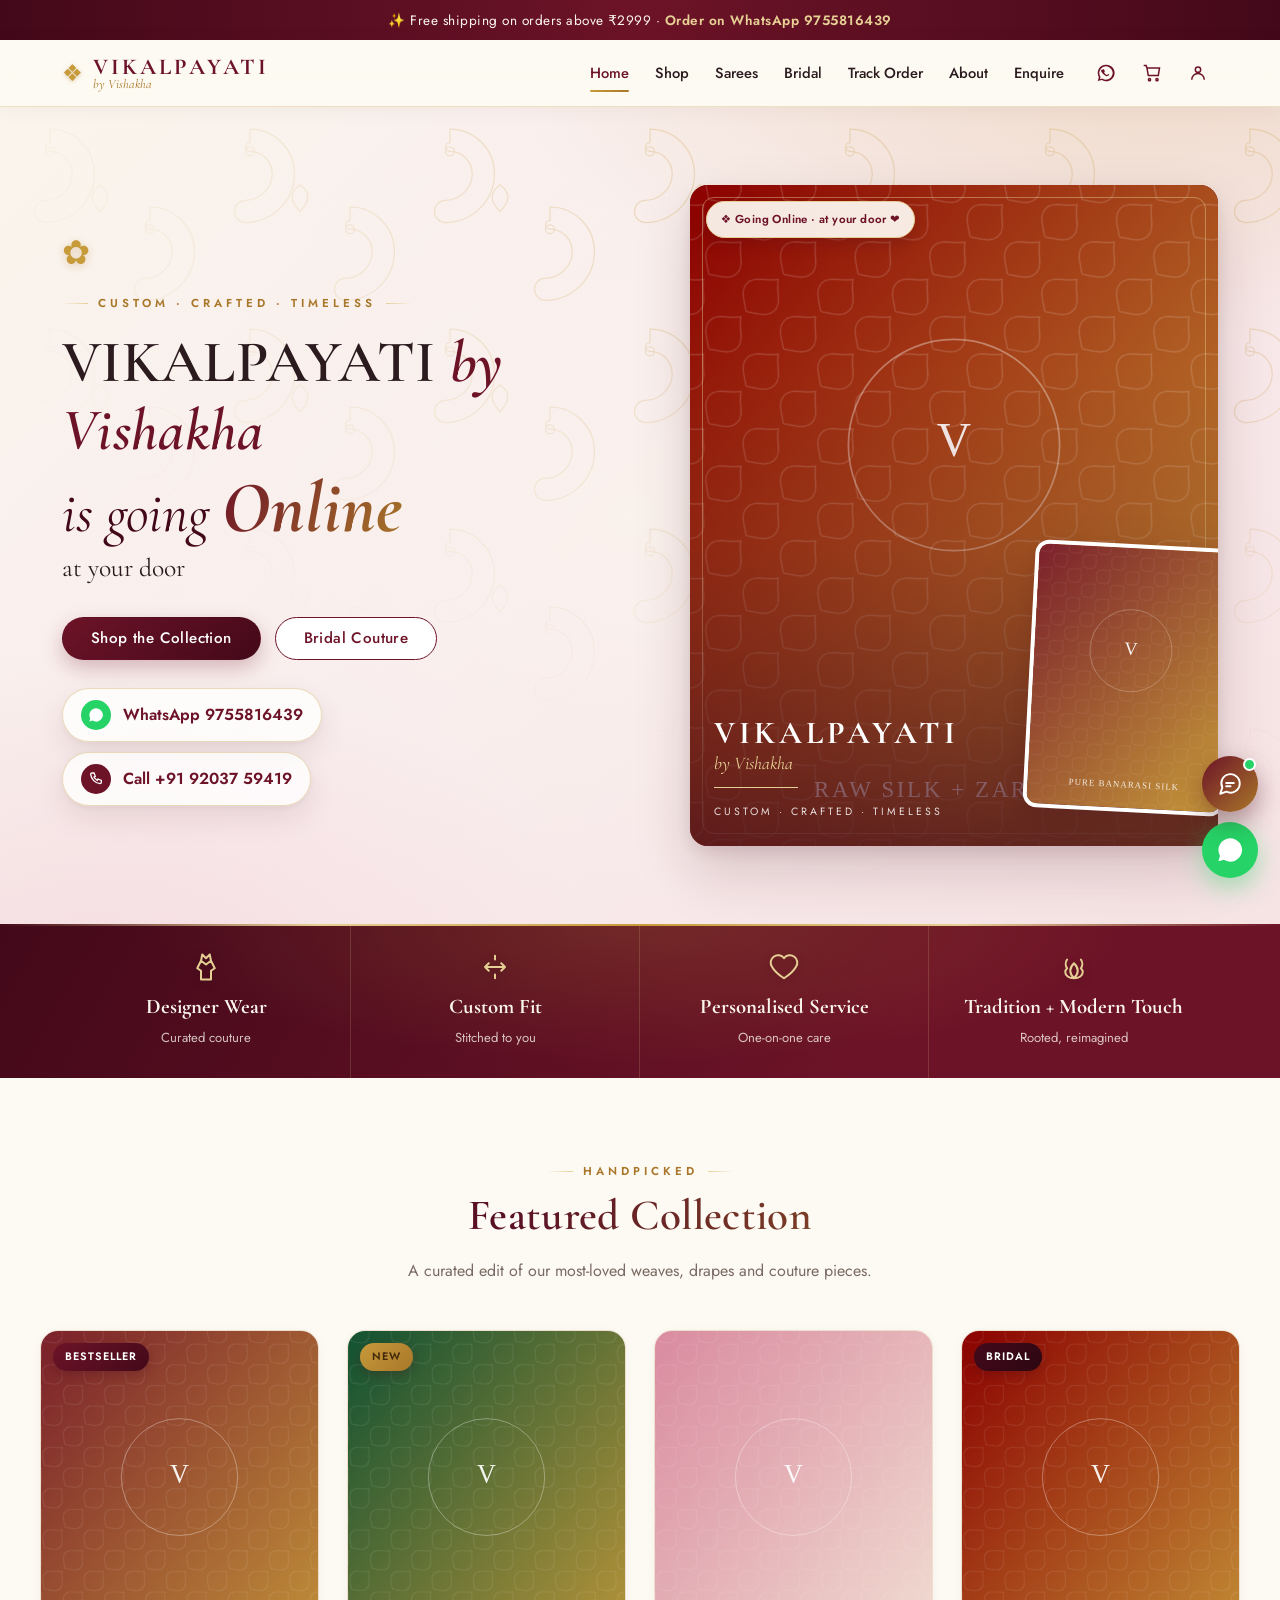
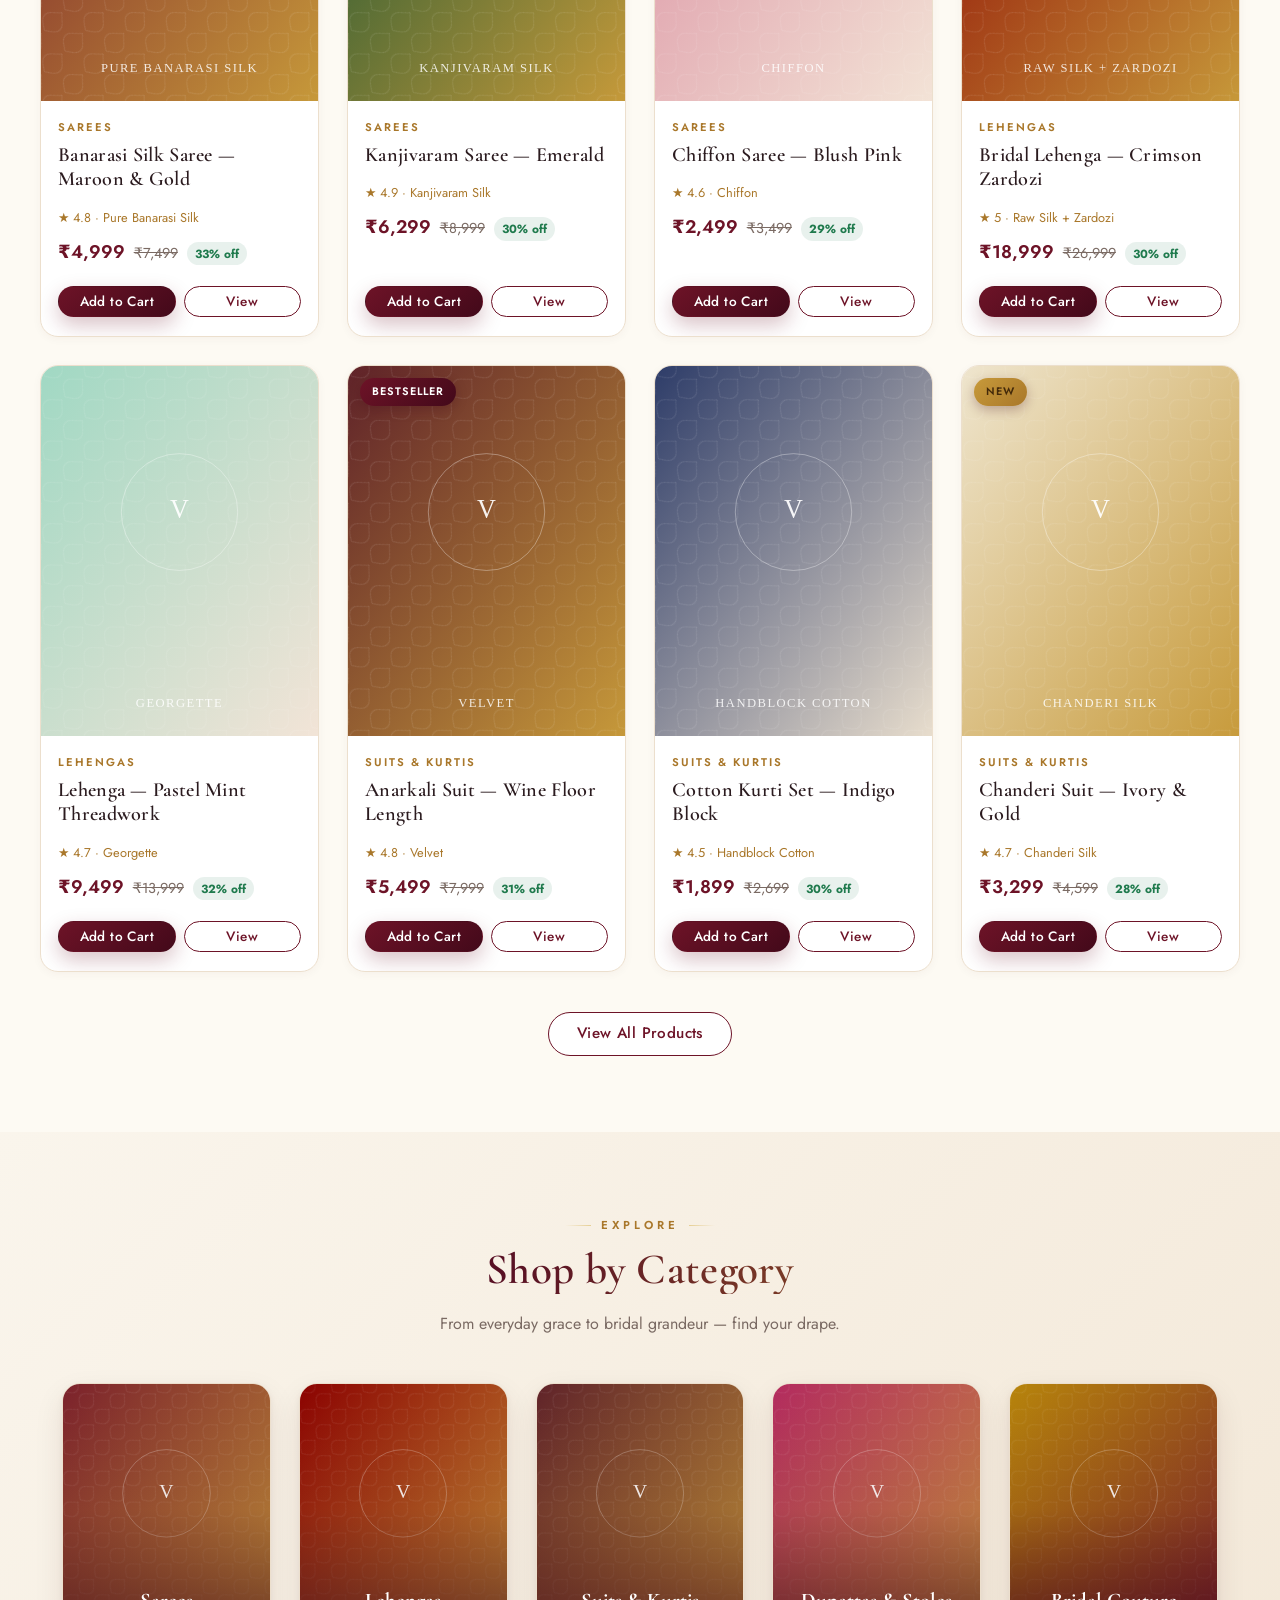
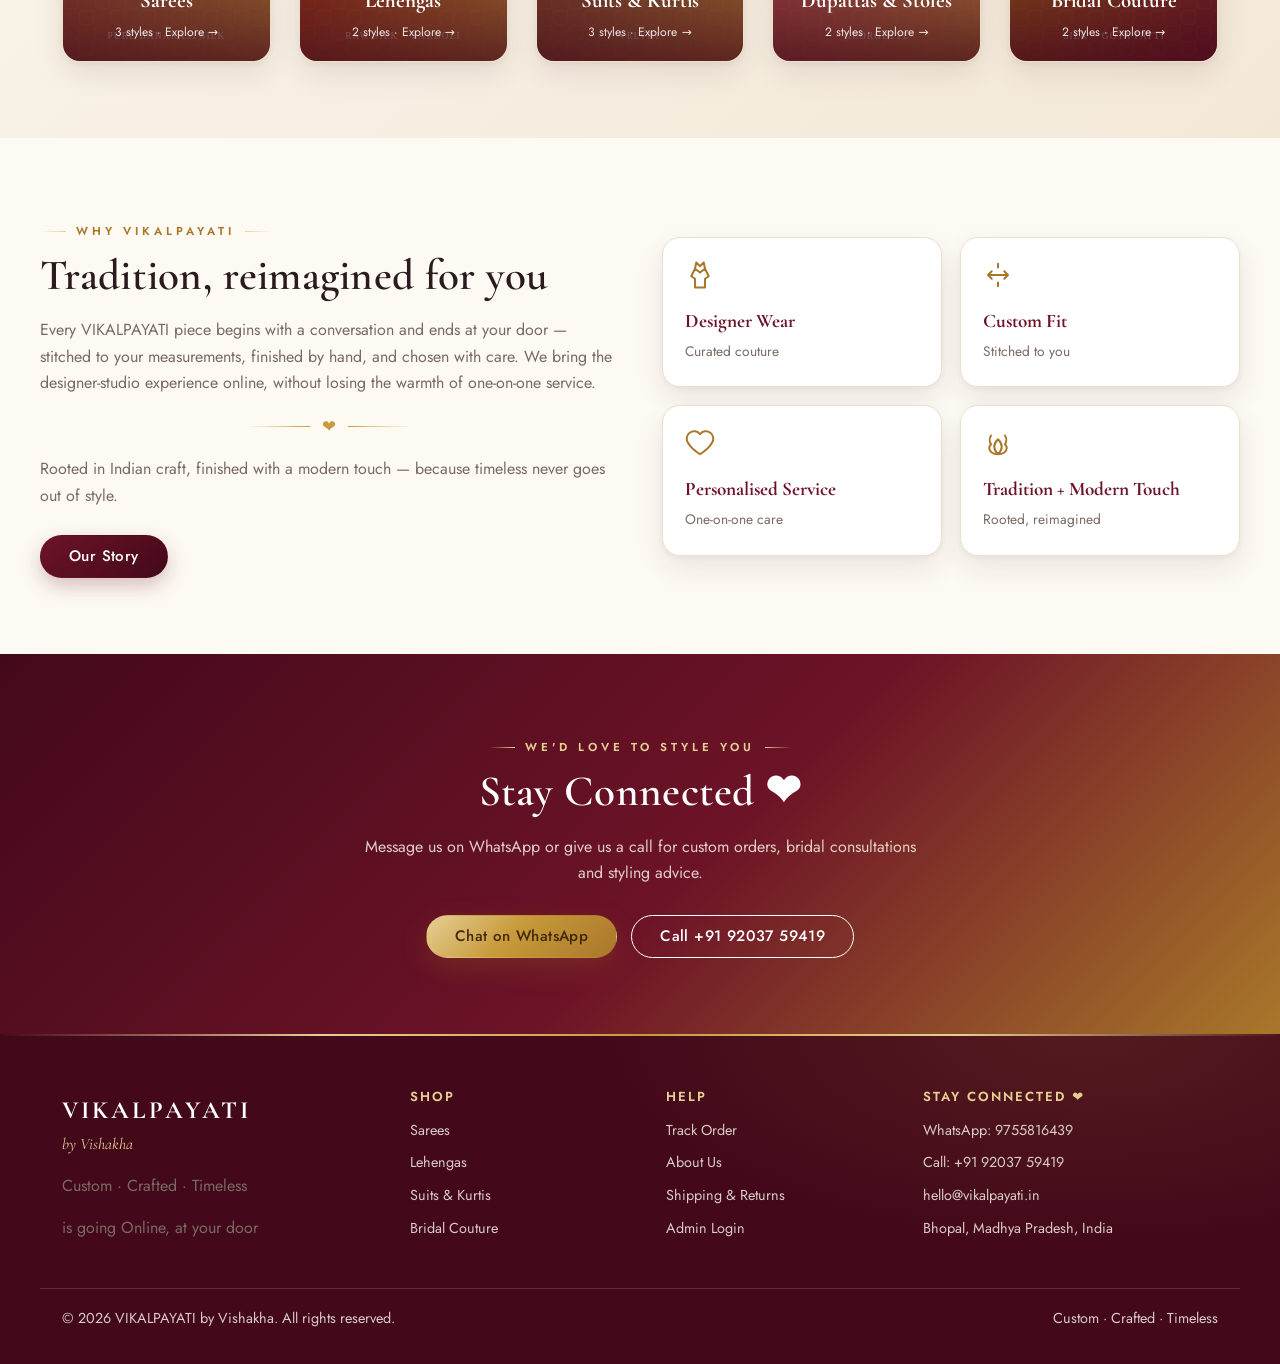
<file: index.html>
<!DOCTYPE html><html lang="en"><head>
<meta charset="UTF-8"><meta name="viewport" content="width=device-width, initial-scale=1.0">
<title>VIKALPAYATI by Vishakha — Custom · Crafted · Timeless</title>
<link rel="stylesheet" href="css/styles.css?v=2"></head><body>
<div class="banner">✨ Free shipping on orders above ₹2999 · <a href="https://wa.me/919755816439" target="_blank">Order on WhatsApp 9755816439</a></div>
<header data-navbar></header>

<!-- HERO -->
<section class="hero">
  <div class="hero-inner">
    <div class="hero-copy">
      <div class="lotus">✿</div>
      <div class="eyebrow">Custom · Crafted · Timeless</div>
      <h1>VIKALPAYATI <span class="script">by Vishakha</span></h1>
      <div class="going">is going <b>Online</b></div>
      <div class="atdoor">at your door</div>
      <div class="hero-cta">
        <a class="btn btn-primary" href="shop.html">Shop the Collection</a>
        <a class="btn btn-outline" href="shop.html?category=bridal">Bridal Couture</a>
      </div>
      <div class="hero-contact" id="hero-contact"></div>
    </div>
    <div class="hero-art" id="hero-art"></div>
  </div>
</section>

<!-- USP STRIP -->
<section class="usp">
  <div class="container">
    <div class="usp-grid" id="usp-grid"></div>
  </div>
</section>

<!-- FEATURED -->
<section class="section container">
  <div class="section-head">
    <div class="eyebrow">Handpicked</div>
    <h2>Featured Collection</h2>
    <p class="muted">A curated edit of our most-loved weaves, drapes and couture pieces.</p>
  </div>
  <div class="grid grid-products" id="featured-grid"></div>
  <div class="center" style="margin-top:40px">
    <a class="btn btn-outline" href="shop.html">View All Products</a>
  </div>
</section>

<!-- CATEGORY SHOWCASE -->
<section class="section" style="background:linear-gradient(135deg,var(--cream),var(--cream-2))">
  <div class="container">
    <div class="section-head">
      <div class="eyebrow">Explore</div>
      <h2>Shop by Category</h2>
      <p class="muted">From everyday grace to bridal grandeur — find your drape.</p>
    </div>
    <div class="grid" id="category-grid" style="grid-template-columns:repeat(5,1fr)"></div>
  </div>
</section>

<!-- WHY VIKALPAYATI -->
<section class="section container">
  <div class="layout-split" style="grid-template-columns:1fr 1fr;gap:44px;align-items:center">
    <div>
      <div class="eyebrow">Why VIKALPAYATI</div>
      <h2>Tradition, reimagined for you</h2>
      <p class="muted">Every VIKALPAYATI piece begins with a conversation and ends at your door — stitched to your measurements, finished by hand, and chosen with care. We bring the designer-studio experience online, without losing the warmth of one-on-one service.</p>
      <div class="divider-heart">❤</div>
      <p class="muted">Rooted in Indian craft, finished with a modern touch — because timeless never goes out of style.</p>
      <a class="btn btn-primary" href="about.html" style="margin-top:10px">Our Story</a>
    </div>
    <div class="grid" style="grid-template-columns:1fr 1fr;gap:18px" id="value-grid"></div>
  </div>
</section>

<!-- STAY CONNECTED CTA -->
<section class="section" style="background:linear-gradient(135deg,var(--maroon-deep),var(--maroon) 55%,var(--gold-deep));color:var(--cream)">
  <div class="container center">
    <div class="eyebrow" style="color:var(--gold-soft)">We'd love to style you</div>
    <h2 style="color:#fff">Stay Connected ❤</h2>
    <p style="color:rgba(247,239,228,.85);max-width:560px;margin:0 auto 26px">Message us on WhatsApp or give us a call for custom orders, bridal consultations and styling advice.</p>
    <div class="hero-cta" id="connect-cta" style="justify-content:center"></div>
  </div>
</section>

<footer class="footer" data-footer></footer>
<a class="fab-wa" href="https://wa.me/919755816439" target="_blank" aria-label="WhatsApp"><svg viewBox="0 0 24 24" width="28" height="28" fill="currentColor"><path d="M12 2a10 10 0 00-8.6 15l-1.3 4.7 4.8-1.3A10 10 0 1012 2zm4.4 12c-.2-.1-1.4-.7-1.6-.8s-.4-.1-.5.1-.6.8-.8 1-.3.2-.5.1a6.5 6.5 0 01-1.9-1.2 7.2 7.2 0 01-1.3-1.7c-.1-.2 0-.4.1-.5l.4-.4.3-.4v-.4l-.8-1.8c-.2-.5-.4-.4-.5-.4h-.5a.9.9 0 00-.7.3A2.8 2.8 0 006 8.9a4.8 4.8 0 001 2.5 11 11 0 004.3 3.8c2 .8 2 .5 2.4.5a2.5 2.5 0 001.6-1.1 2 2 0 00.1-1.1c0-.1-.2-.2-.5-.3z"/></svg></a>
<script src="js/data.js?v=2"></script><script src="js/store.js?v=4"></script><script src="js/config.js?v=3"></script><script src="js/supabase.js?v=3"></script><script src="js/inquiry.js?v=1"></script><script src="js/home.js?v=2"></script>
<script src="js/chat.js?v=2"></script>
</body></html>
</file>
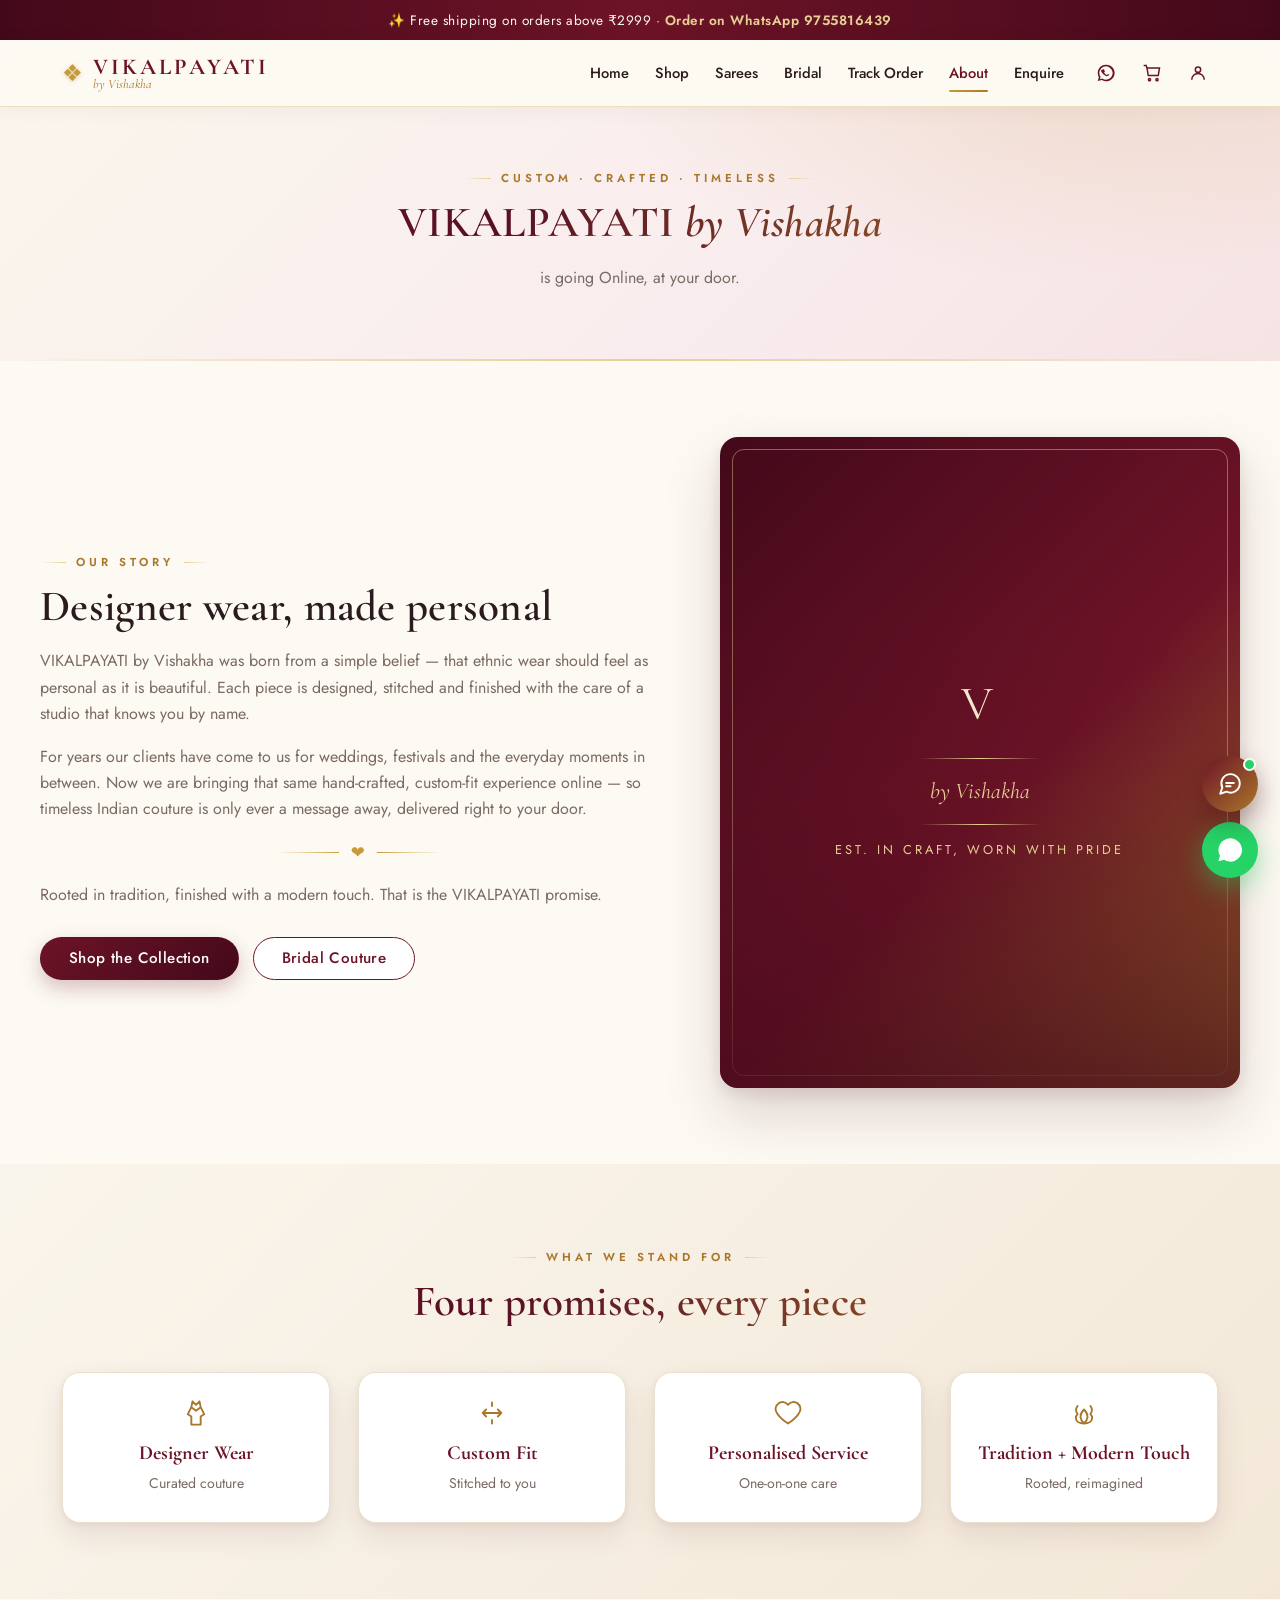
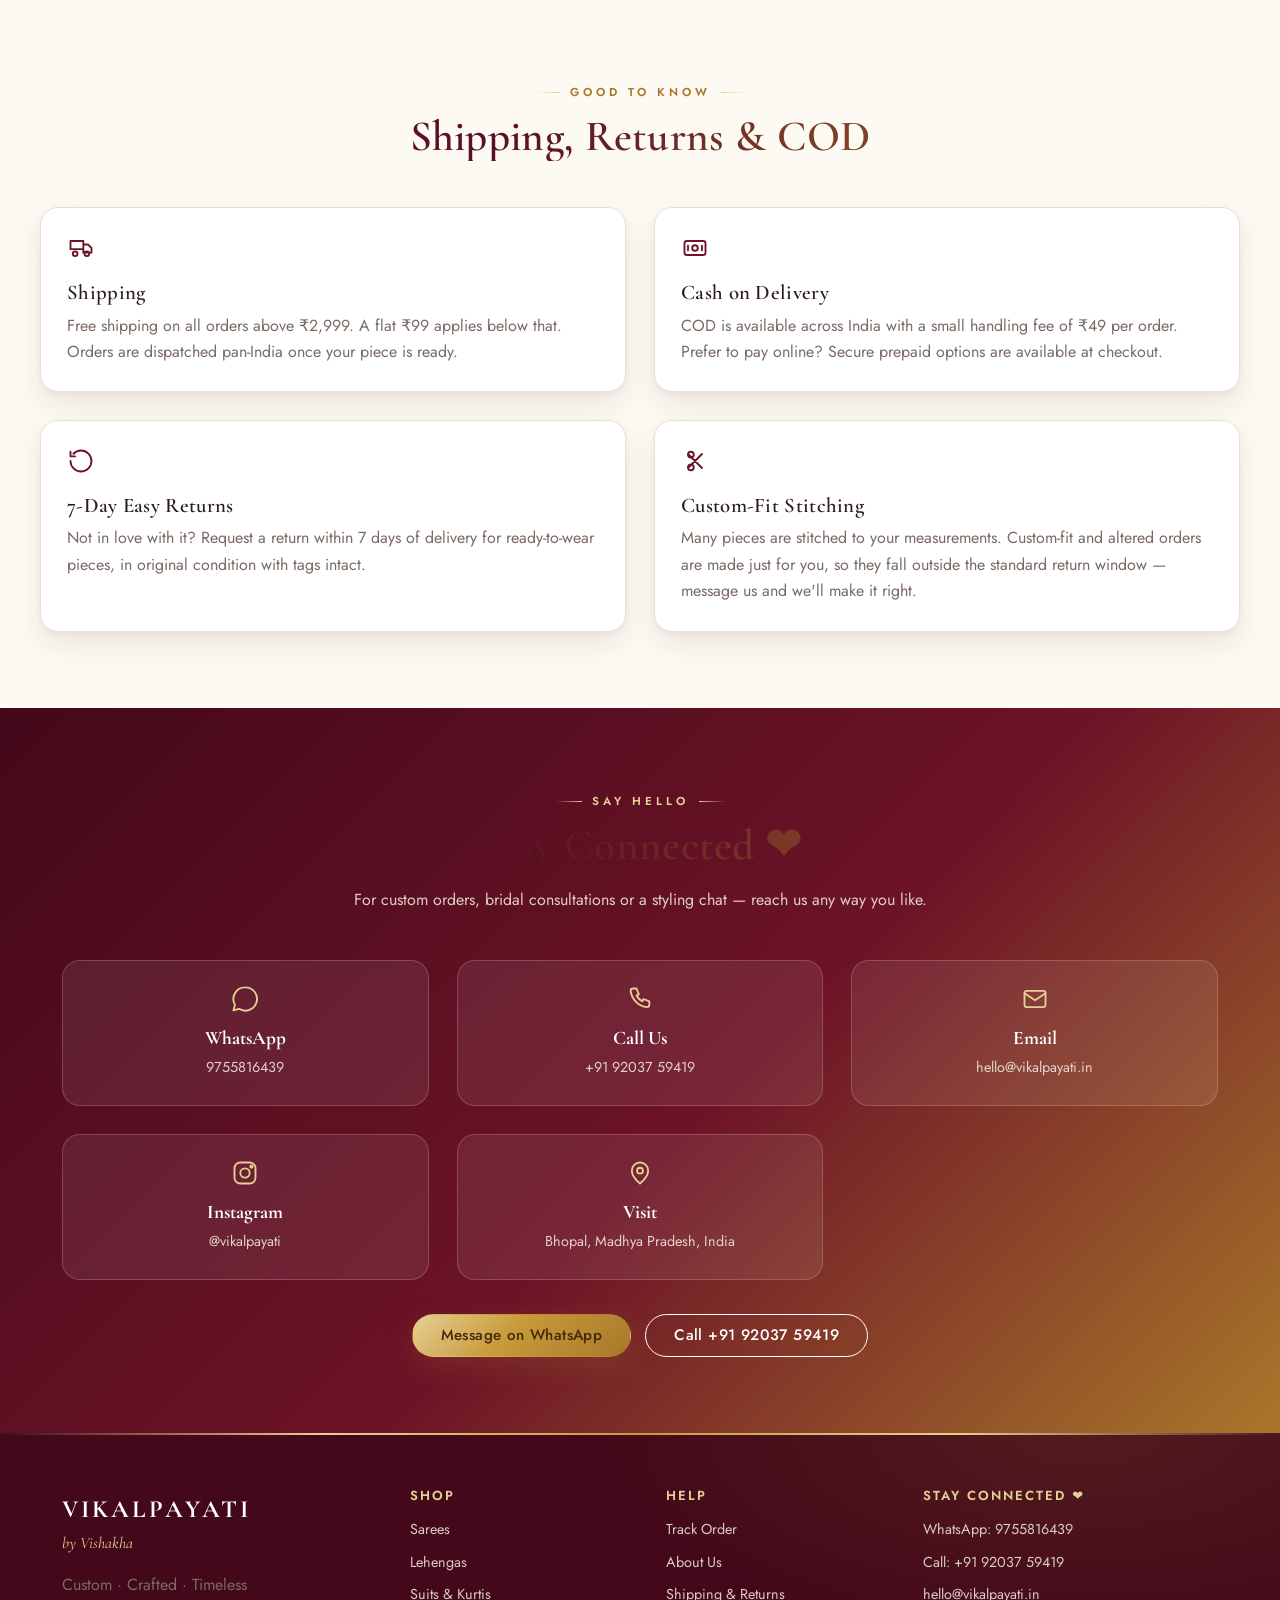
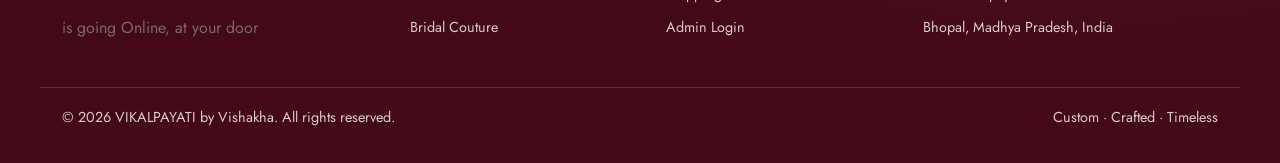
<file: about.html>
<!DOCTYPE html><html lang="en"><head>
<meta charset="UTF-8"><meta name="viewport" content="width=device-width, initial-scale=1.0">
<title>About — VIKALPAYATI by Vishakha</title>
<link rel="stylesheet" href="css/styles.css?v=2"></head><body>
<div class="banner">✨ Free shipping on orders above ₹2999 · <a href="https://wa.me/919755816439" target="_blank">Order on WhatsApp 9755816439</a></div>
<header data-navbar></header>

<!-- STORY HEAD -->
<section class="shop-head">
  <div class="container">
    <div class="eyebrow">Custom · Crafted · Timeless</div>
    <h2>VIKALPAYATI <span class="script">by Vishakha</span></h2>
    <p class="muted">is going Online, at your door.</p>
  </div>
</section>

<!-- BRAND STORY -->
<section class="section container">
  <div class="layout-split" style="grid-template-columns:1.1fr .9fr;gap:44px;align-items:center">
    <div>
      <div class="eyebrow">Our Story</div>
      <h2>Designer wear, made personal</h2>
      <p class="muted">VIKALPAYATI by Vishakha was born from a simple belief — that ethnic wear should feel as personal as it is beautiful. Each piece is designed, stitched and finished with the care of a studio that knows you by name.</p>
      <p class="muted">For years our clients have come to us for weddings, festivals and the everyday moments in between. Now we are bringing that same hand-crafted, custom-fit experience online — so timeless Indian couture is only ever a message away, delivered right to your door.</p>
      <div class="divider-heart">❤</div>
      <p class="muted">Rooted in tradition, finished with a modern touch. That is the VIKALPAYATI promise.</p>
      <div class="hero-cta">
        <a class="btn btn-primary" href="shop.html">Shop the Collection</a>
        <a class="btn btn-outline" href="shop.html?category=bridal">Bridal Couture</a>
      </div>
    </div>
    <div class="hero-art" style="aspect-ratio:4/5">
      <div class="plaque">
        <div class="big">V</div>
        <div class="ln"></div>
        <em>by Vishakha</em>
        <div class="ln"></div>
        <div style="letter-spacing:3px;font-size:.8rem;text-transform:uppercase;color:var(--gold-soft)">Est. in craft, worn with pride</div>
      </div>
    </div>
  </div>
</section>

<!-- VALUES -->
<section class="section" style="background:linear-gradient(135deg,var(--cream),var(--cream-2))">
  <div class="container">
    <div class="section-head">
      <div class="eyebrow">What We Stand For</div>
      <h2>Four promises, every piece</h2>
    </div>
    <div class="grid" id="value-grid" style="grid-template-columns:repeat(4,1fr)"></div>
  </div>
</section>

<!-- POLICIES -->
<section class="section container" id="policy">
  <div class="section-head">
    <div class="eyebrow">Good to Know</div>
    <h2>Shipping, Returns & COD</h2>
  </div>
  <div class="grid" style="grid-template-columns:repeat(2,1fr)" id="policy-grid"></div>
</section>

<!-- CONTACT -->
<section class="section" style="background:linear-gradient(135deg,var(--maroon-deep),var(--maroon) 55%,var(--gold-deep));color:var(--cream)">
  <div class="container">
    <div class="section-head">
      <div class="eyebrow" style="color:var(--gold-soft)">Say Hello</div>
      <h2 style="color:#fff">Stay Connected ❤</h2>
      <p style="color:rgba(247,239,228,.85)">For custom orders, bridal consultations or a styling chat — reach us any way you like.</p>
    </div>
    <div class="grid" style="grid-template-columns:repeat(3,1fr)" id="contact-grid"></div>
    <div class="hero-cta" id="contact-cta" style="justify-content:center;margin-top:34px"></div>
  </div>
</section>

<footer class="footer" data-footer></footer>
<a class="fab-wa" href="https://wa.me/919755816439" target="_blank" aria-label="WhatsApp"><svg viewBox="0 0 24 24" width="28" height="28" fill="currentColor"><path d="M12 2a10 10 0 00-8.6 15l-1.3 4.7 4.8-1.3A10 10 0 1012 2zm4.4 12c-.2-.1-1.4-.7-1.6-.8s-.4-.1-.5.1-.6.8-.8 1-.3.2-.5.1a6.5 6.5 0 01-1.9-1.2 7.2 7.2 0 01-1.3-1.7c-.1-.2 0-.4.1-.5l.4-.4.3-.4v-.4l-.8-1.8c-.2-.5-.4-.4-.5-.4h-.5a.9.9 0 00-.7.3A2.8 2.8 0 006 8.9a4.8 4.8 0 001 2.5 11 11 0 004.3 3.8c2 .8 2 .5 2.4.5a2.5 2.5 0 001.6-1.1 2 2 0 00.1-1.1c0-.1-.2-.2-.5-.3z"/></svg></a>
<script src="js/data.js?v=2"></script><script src="js/store.js?v=4"></script><script src="js/config.js?v=3"></script><script src="js/supabase.js?v=3"></script><script src="js/inquiry.js?v=1"></script><script src="js/about.js?v=2"></script>
<script src="js/chat.js?v=2"></script>
</body></html>
</file>
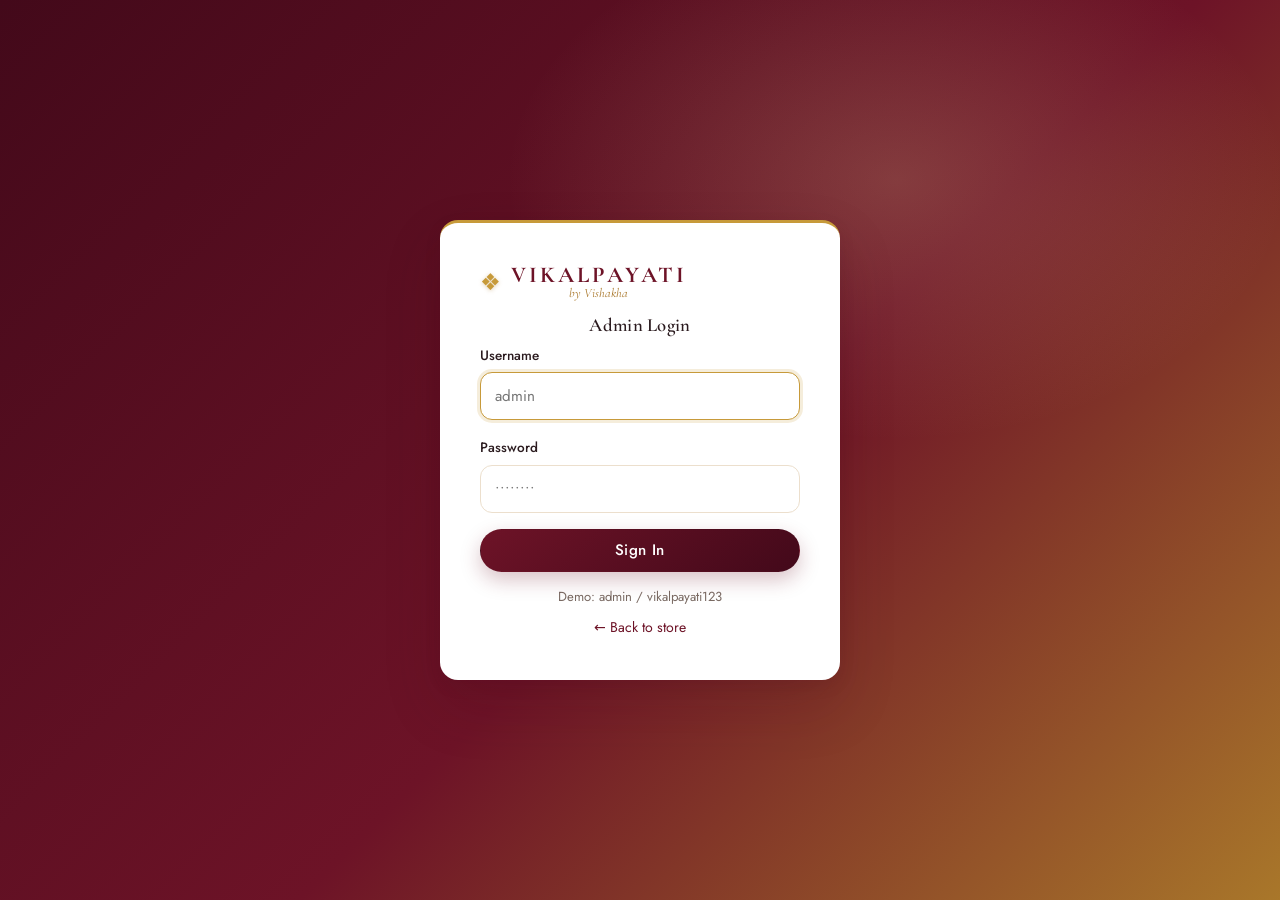
<file: admin.html>
<!DOCTYPE html><html lang="en"><head><meta charset="UTF-8"><meta name="viewport" content="width=device-width, initial-scale=1.0"><title>Admin — VIKALPAYATI</title><link rel="stylesheet" href="css/styles.css?v=2"></head><body>
<div id="app"></div>
<script src="js/data.js?v=2"></script><script src="js/store.js?v=4"></script><script src="js/config.js?v=3"></script><script src="js/supabase.js?v=3"></script><script src="js/inquiry.js?v=1"></script><script src="js/admin.js?v=3"></script>
</body></html>
</file>
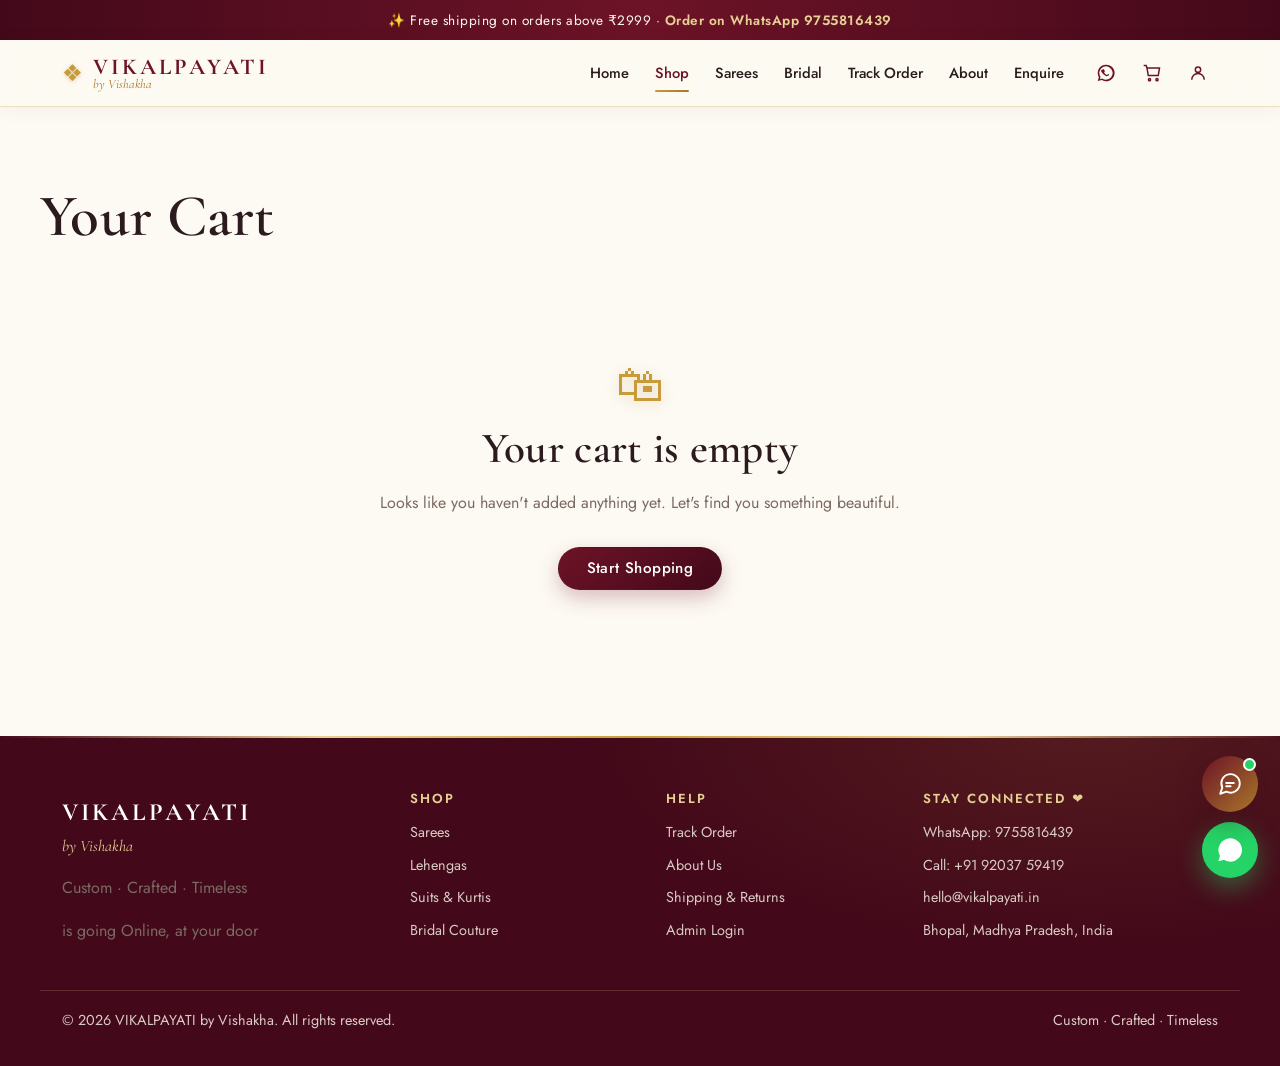
<file: cart.html>
<!DOCTYPE html><html lang="en"><head>
<meta charset="UTF-8"><meta name="viewport" content="width=device-width, initial-scale=1.0">
<title>Your Cart — VIKALPAYATI by Vishakha</title>
<link rel="stylesheet" href="css/styles.css?v=2"></head><body>
<div class="banner">✨ Free shipping on orders above ₹2999 · <a href="https://wa.me/919755816439" target="_blank">Order on WhatsApp 9755816439</a></div>
<header data-navbar></header>

<main class="container section" id="cart-root"></main>

<footer class="footer" data-footer></footer>
<a class="fab-wa" href="https://wa.me/919755816439" target="_blank" aria-label="WhatsApp"><svg viewBox="0 0 24 24" width="28" height="28" fill="currentColor"><path d="M12 2a10 10 0 00-8.6 15l-1.3 4.7 4.8-1.3A10 10 0 1012 2z"/></svg></a>
<script src="js/data.js?v=2"></script><script src="js/store.js?v=4"></script><script src="js/config.js?v=3"></script><script src="js/supabase.js?v=3"></script><script src="js/inquiry.js?v=1"></script><script src="js/cart.js?v=2"></script>
<script src="js/chat.js?v=2"></script>
</body></html>
</file>
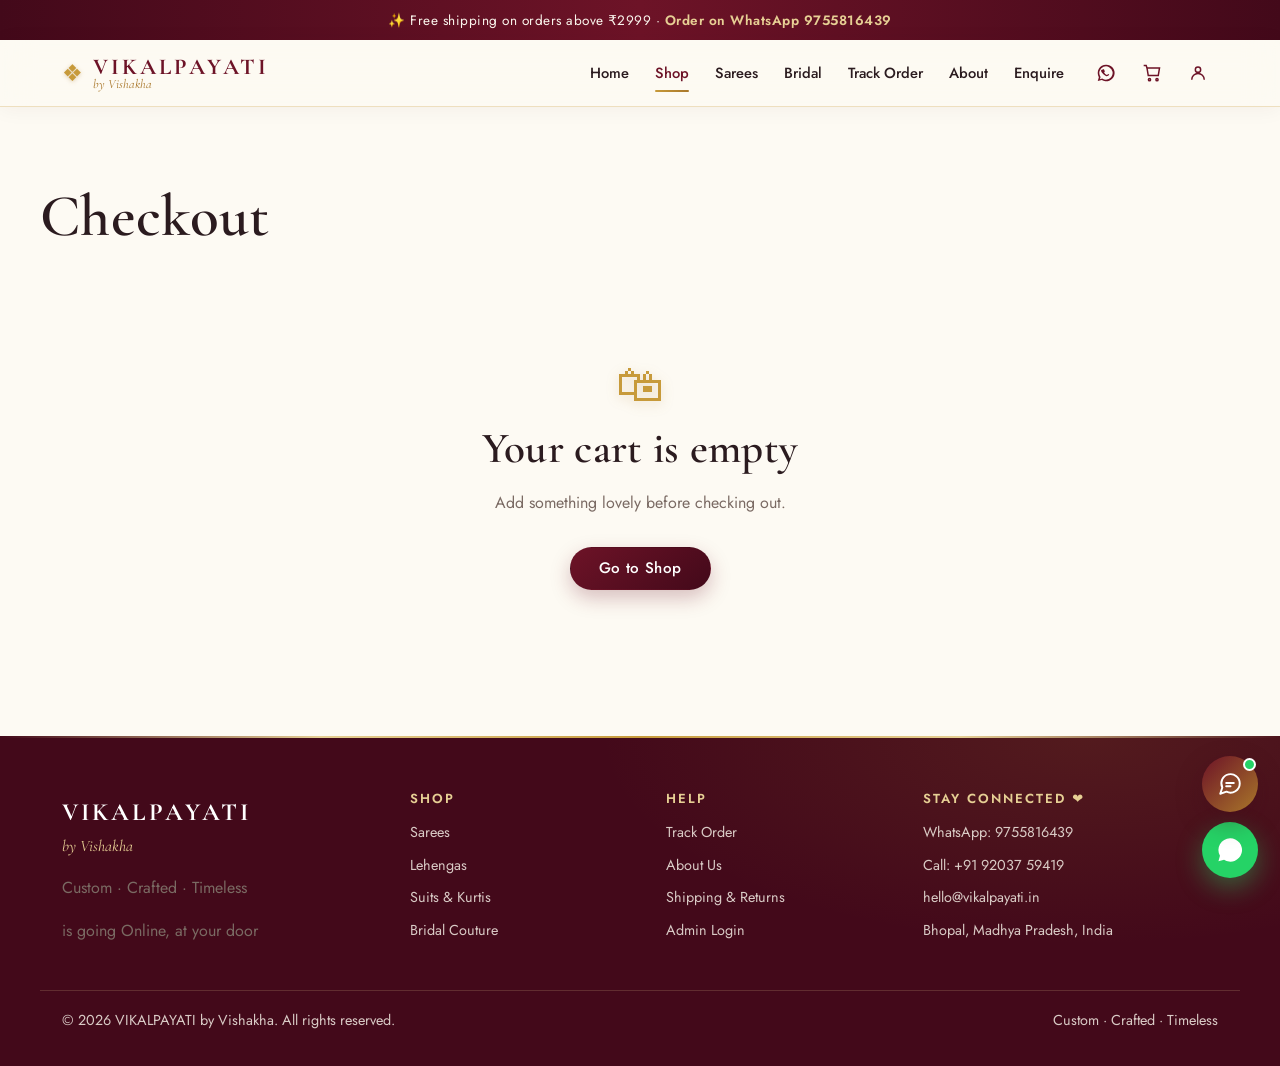
<file: checkout.html>
<!DOCTYPE html><html lang="en"><head>
<meta charset="UTF-8"><meta name="viewport" content="width=device-width, initial-scale=1.0">
<title>Checkout — VIKALPAYATI by Vishakha</title>
<link rel="stylesheet" href="css/styles.css?v=2"></head><body>
<div class="banner">✨ Free shipping on orders above ₹2999 · <a href="https://wa.me/919755816439" target="_blank">Order on WhatsApp 9755816439</a></div>
<header data-navbar></header>

<main class="container section" id="checkout-root"></main>

<!-- MOCK PAYMENT MODAL (hidden by default) -->
<div class="modal-backdrop" id="pay-modal">
  <div class="modal">
    <div class="modal-head">
      <h3>Secure Payment</h3>
      <button class="x-close" type="button" id="pay-close" aria-label="Close">&times;</button>
    </div>
    <div class="modal-body">
      <p class="muted" style="margin-top:0">Amount payable</p>
      <div class="price" style="font-size:2rem" id="pay-amount">₹0</div>

      <div style="display:flex;gap:10px;margin:18px 0 6px">
        <button class="chip active" type="button" id="tab-upi">UPI</button>
        <button class="chip" type="button" id="tab-card">Card</button>
      </div>

      <div id="upi-fields">
        <div class="field">
          <label for="upi-id">UPI ID</label>
          <input type="text" id="upi-id" placeholder="yourname@upi">
        </div>
      </div>

      <div id="card-fields" style="display:none">
        <div class="field">
          <label for="card-num">Card Number</label>
          <input type="text" id="card-num" placeholder="1234 5678 9012 3456" maxlength="19">
        </div>
        <div class="grid-2">
          <div class="field">
            <label for="card-exp">Expiry</label>
            <input type="text" id="card-exp" placeholder="MM/YY" maxlength="5">
          </div>
          <div class="field">
            <label for="card-cvv">CVV</label>
            <input type="text" id="card-cvv" placeholder="123" maxlength="4">
          </div>
        </div>
      </div>
    </div>
    <div class="modal-foot">
      <button class="btn btn-ghost" type="button" id="pay-cancel">Cancel</button>
      <button class="btn btn-primary" type="button" id="pay-now">Pay ₹0</button>
    </div>
  </div>
</div>

<footer class="footer" data-footer></footer>
<a class="fab-wa" href="https://wa.me/919755816439" target="_blank" aria-label="WhatsApp"><svg viewBox="0 0 24 24" width="28" height="28" fill="currentColor"><path d="M12 2a10 10 0 00-8.6 15l-1.3 4.7 4.8-1.3A10 10 0 1012 2z"/></svg></a>
<script src="js/data.js?v=2"></script><script src="js/store.js?v=4"></script><script src="js/config.js?v=3"></script><script src="js/supabase.js?v=3"></script><script src="js/inquiry.js?v=1"></script><script src="js/checkout.js?v=3"></script>
<script src="js/chat.js?v=2"></script>
</body></html>
</file>
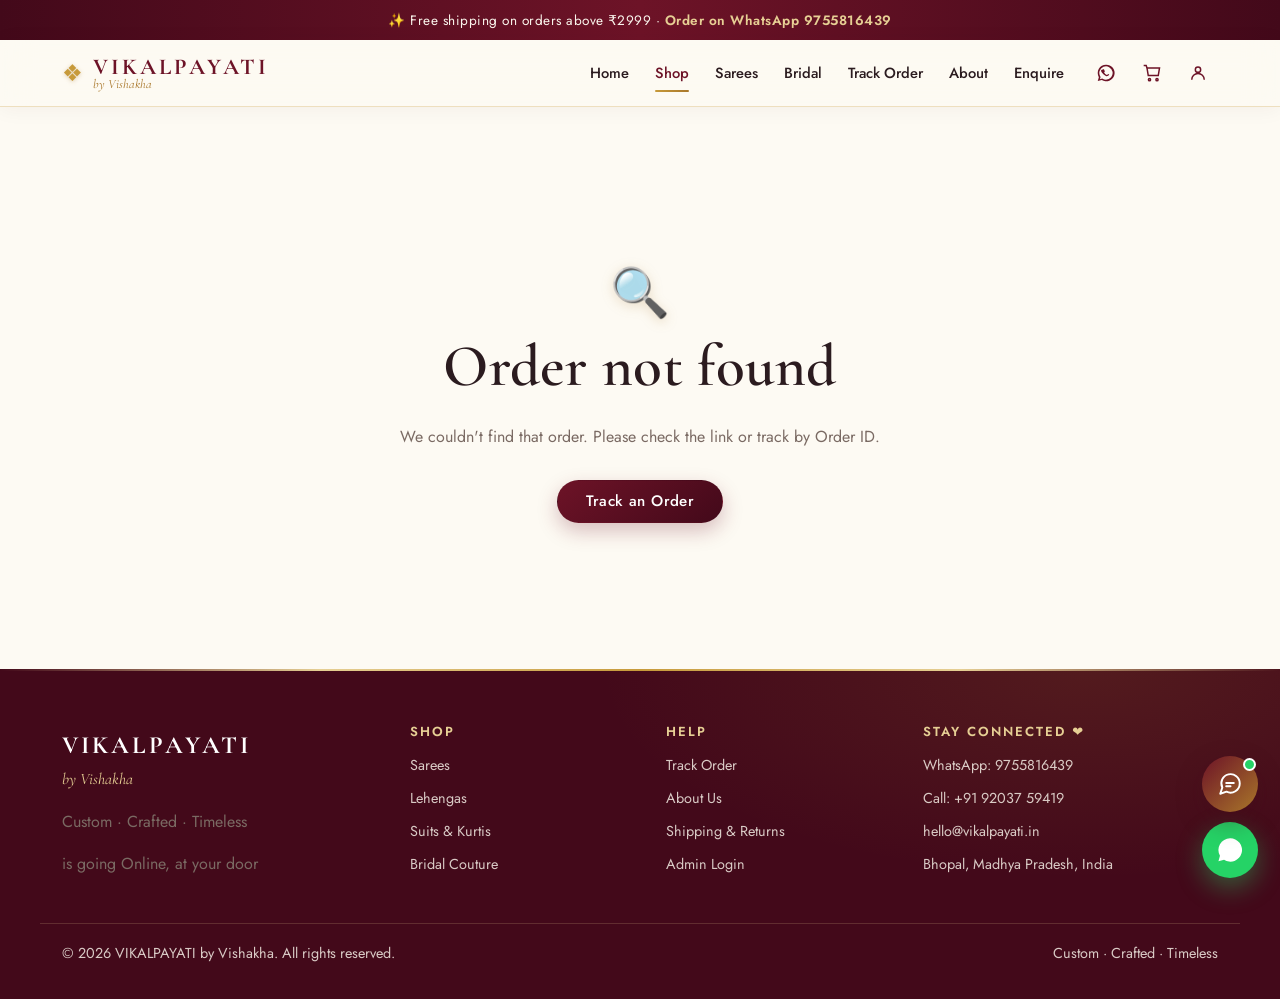
<file: order-confirmation.html>
<!DOCTYPE html><html lang="en"><head>
<meta charset="UTF-8"><meta name="viewport" content="width=device-width, initial-scale=1.0">
<title>Order Confirmed — VIKALPAYATI by Vishakha</title>
<link rel="stylesheet" href="css/styles.css?v=2"></head><body>
<div class="banner">✨ Free shipping on orders above ₹2999 · <a href="https://wa.me/919755816439" target="_blank">Order on WhatsApp 9755816439</a></div>
<header data-navbar></header>

<main class="container section" id="confirm-root"></main>

<footer class="footer" data-footer></footer>
<a class="fab-wa" href="https://wa.me/919755816439" target="_blank" aria-label="WhatsApp"><svg viewBox="0 0 24 24" width="28" height="28" fill="currentColor"><path d="M12 2a10 10 0 00-8.6 15l-1.3 4.7 4.8-1.3A10 10 0 1012 2z"/></svg></a>
<script src="js/data.js?v=2"></script><script src="js/store.js?v=4"></script><script src="js/config.js?v=3"></script><script src="js/supabase.js?v=3"></script><script src="js/inquiry.js?v=1"></script><script src="js/confirmation.js?v=3"></script>
<script src="js/chat.js?v=2"></script>
</body></html>
</file>
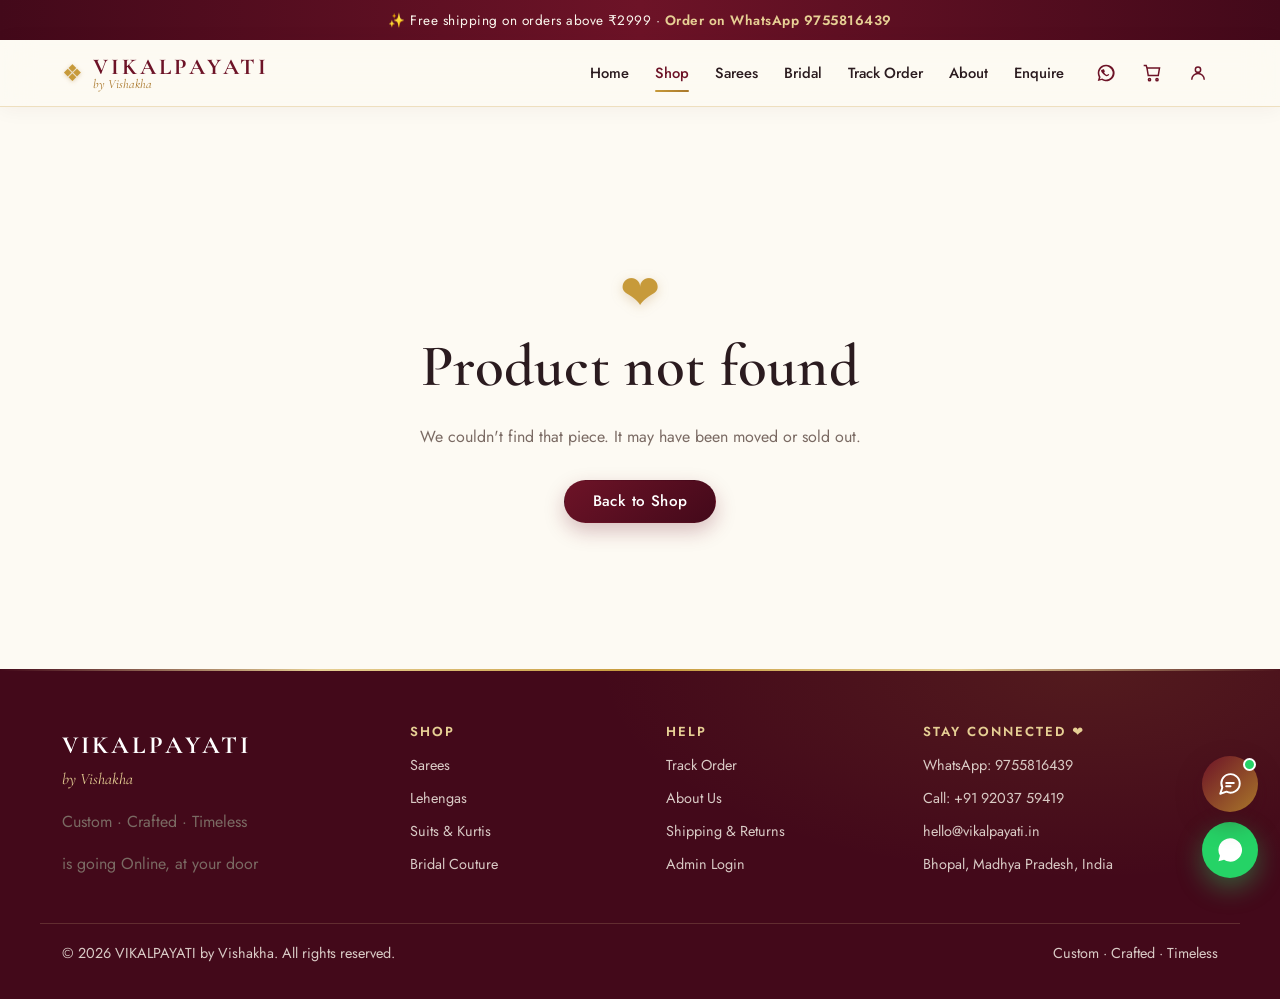
<file: product.html>
<!DOCTYPE html><html lang="en"><head>
<meta charset="UTF-8"><meta name="viewport" content="width=device-width, initial-scale=1.0">
<title>Product — VIKALPAYATI by Vishakha</title>
<link rel="stylesheet" href="css/styles.css?v=2"></head><body>
<div class="banner">✨ Free shipping on orders above ₹2999 · <a href="https://wa.me/919755816439" target="_blank">Order on WhatsApp 9755816439</a></div>
<header data-navbar></header>

<main class="container section" id="pd-root"></main>

<footer class="footer" data-footer></footer>
<a class="fab-wa" href="https://wa.me/919755816439" target="_blank" aria-label="WhatsApp"><svg viewBox="0 0 24 24" width="28" height="28" fill="currentColor"><path d="M12 2a10 10 0 00-8.6 15l-1.3 4.7 4.8-1.3A10 10 0 1012 2z"/></svg></a>
<script src="js/data.js?v=2"></script><script src="js/store.js?v=4"></script><script src="js/config.js?v=3"></script><script src="js/supabase.js?v=3"></script><script src="js/inquiry.js?v=1"></script><script src="js/product.js?v=3"></script>
<script src="js/chat.js?v=2"></script>
</body></html>
</file>
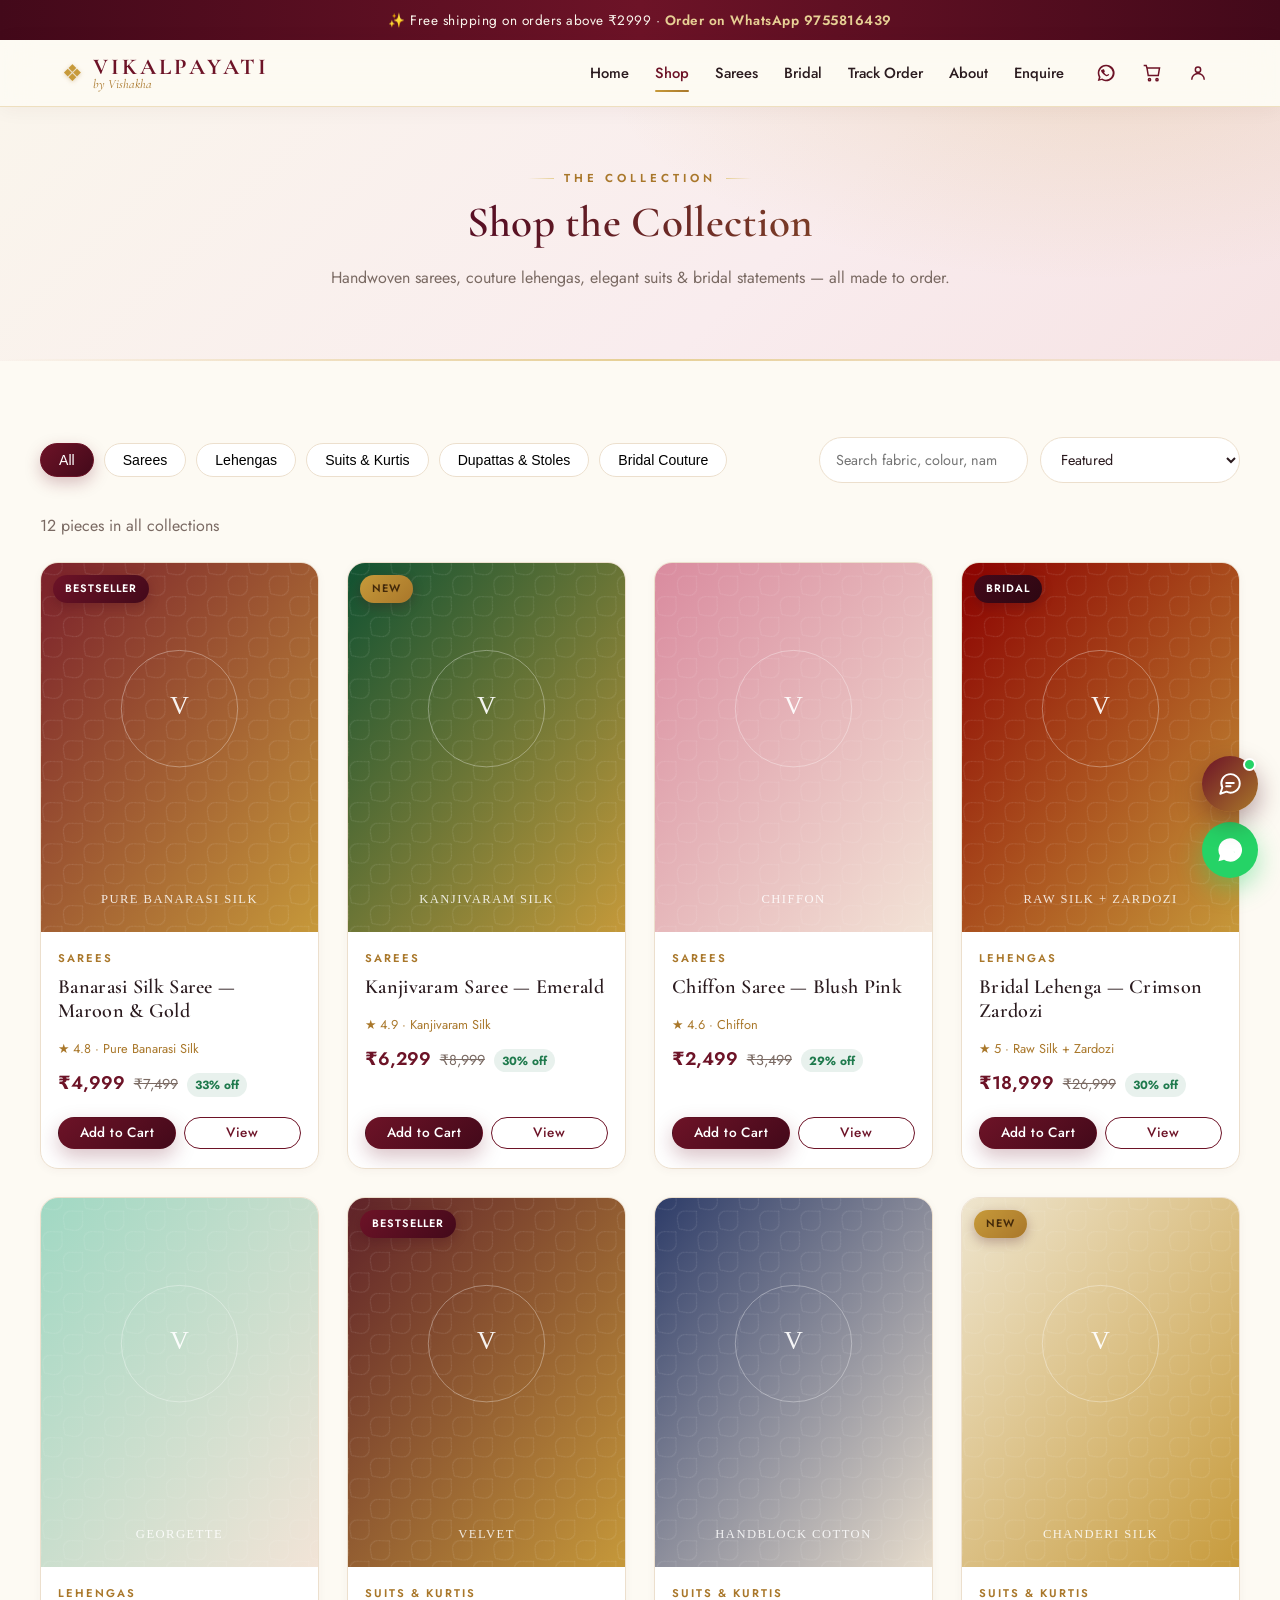
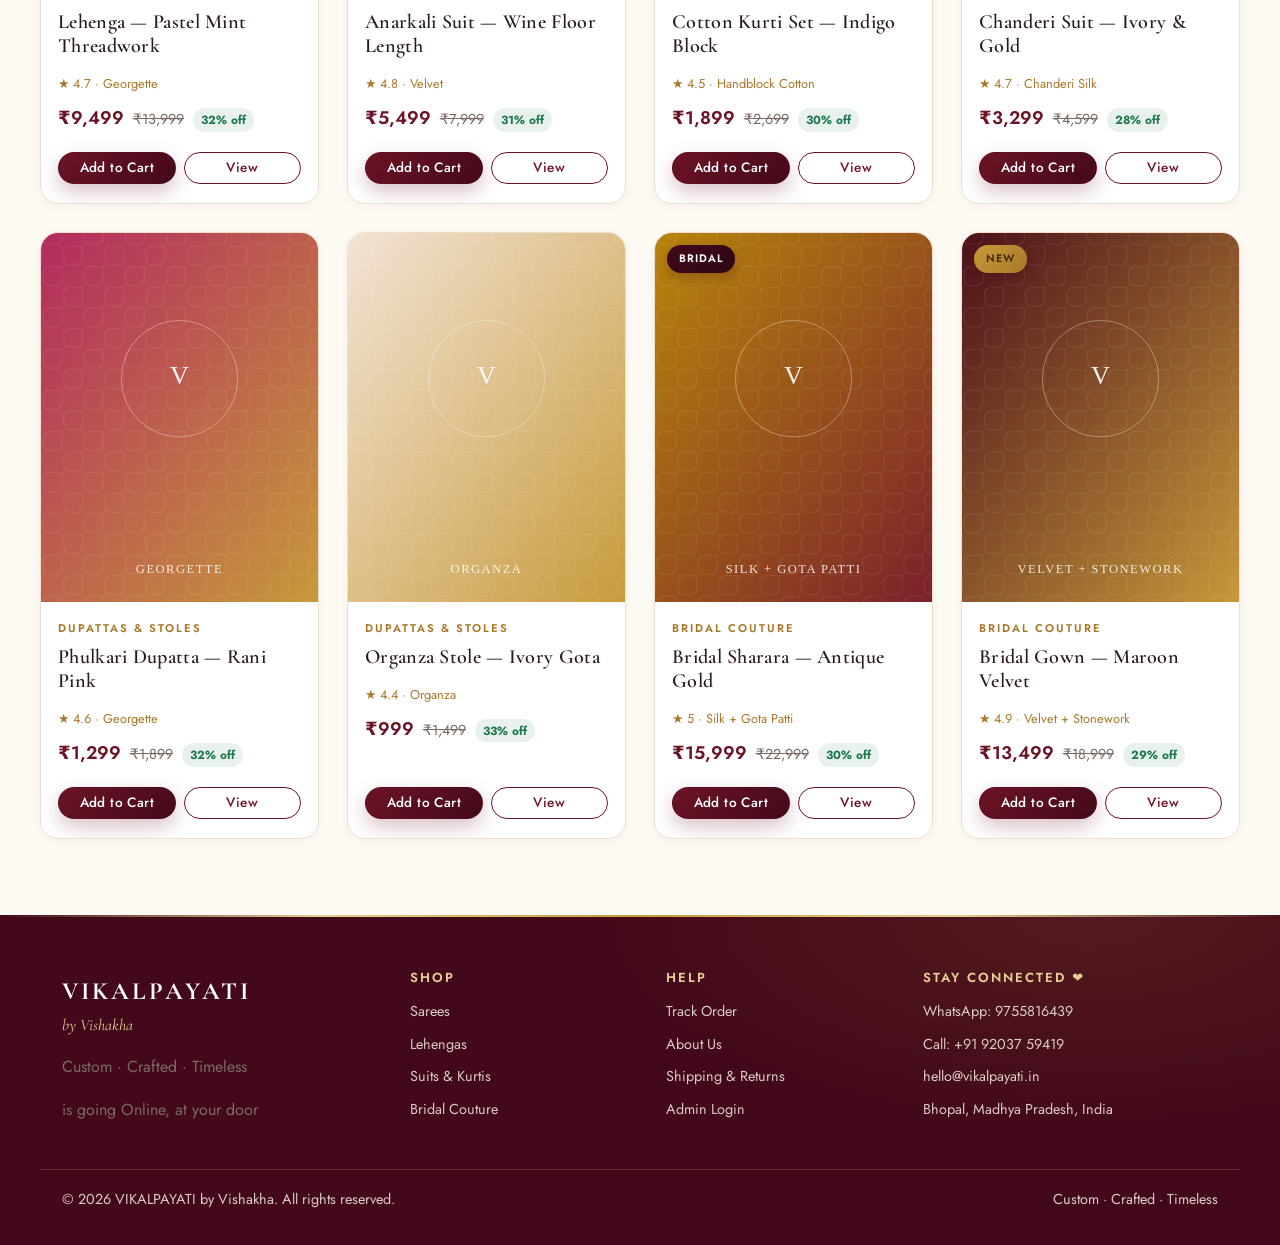
<file: shop.html>
<!DOCTYPE html><html lang="en"><head>
<meta charset="UTF-8"><meta name="viewport" content="width=device-width, initial-scale=1.0">
<title>Shop — VIKALPAYATI by Vishakha</title>
<link rel="stylesheet" href="css/styles.css?v=2"></head><body>
<div class="banner">✨ Free shipping on orders above ₹2999 · <a href="https://wa.me/919755816439" target="_blank">Order on WhatsApp 9755816439</a></div>
<header data-navbar></header>

<!-- SHOP HEAD -->
<section class="shop-head">
  <div class="container">
    <div class="eyebrow">The Collection</div>
    <h2>Shop the Collection</h2>
    <p class="muted">Handwoven sarees, couture lehengas, elegant suits & bridal statements — all made to order.</p>
  </div>
</section>

<section class="section container">
  <!-- TOOLBAR -->
  <div class="toolbar">
    <div class="chips" id="chips"></div>
    <div style="display:flex;gap:12px;flex-wrap:wrap">
      <input class="search-box" id="q" type="search" placeholder="Search fabric, colour, name…" aria-label="Search">
      <select class="input" id="sort" aria-label="Sort">
        <option value="featured">Featured</option>
        <option value="price-asc">Price: Low → High</option>
        <option value="price-desc">Price: High → Low</option>
        <option value="newest">Newest</option>
        <option value="rating">Rating</option>
      </select>
    </div>
  </div>

  <p class="muted" id="result-count" style="margin:0 0 22px"></p>

  <div class="grid grid-products" id="shop-grid"></div>

  <div class="empty-state" id="empty" style="display:none">
    <div class="ic">✿</div>
    <h3>No pieces match your search</h3>
    <p class="muted">Try a different category or clear your search.</p>
    <button class="btn btn-outline" onclick="window.resetShop&&window.resetShop()">Clear Filters</button>
  </div>
</section>

<footer class="footer" data-footer></footer>
<a class="fab-wa" href="https://wa.me/919755816439" target="_blank" aria-label="WhatsApp"><svg viewBox="0 0 24 24" width="28" height="28" fill="currentColor"><path d="M12 2a10 10 0 00-8.6 15l-1.3 4.7 4.8-1.3A10 10 0 1012 2zm4.4 12c-.2-.1-1.4-.7-1.6-.8s-.4-.1-.5.1-.6.8-.8 1-.3.2-.5.1a6.5 6.5 0 01-1.9-1.2 7.2 7.2 0 01-1.3-1.7c-.1-.2 0-.4.1-.5l.4-.4.3-.4v-.4l-.8-1.8c-.2-.5-.4-.4-.5-.4h-.5a.9.9 0 00-.7.3A2.8 2.8 0 006 8.9a4.8 4.8 0 001 2.5 11 11 0 004.3 3.8c2 .8 2 .5 2.4.5a2.5 2.5 0 001.6-1.1 2 2 0 00.1-1.1c0-.1-.2-.2-.5-.3z"/></svg></a>
<script src="js/data.js?v=2"></script><script src="js/store.js?v=4"></script><script src="js/config.js?v=3"></script><script src="js/supabase.js?v=3"></script><script src="js/inquiry.js?v=1"></script><script src="js/shop.js?v=2"></script>
<script src="js/chat.js?v=2"></script>
</body></html>
</file>
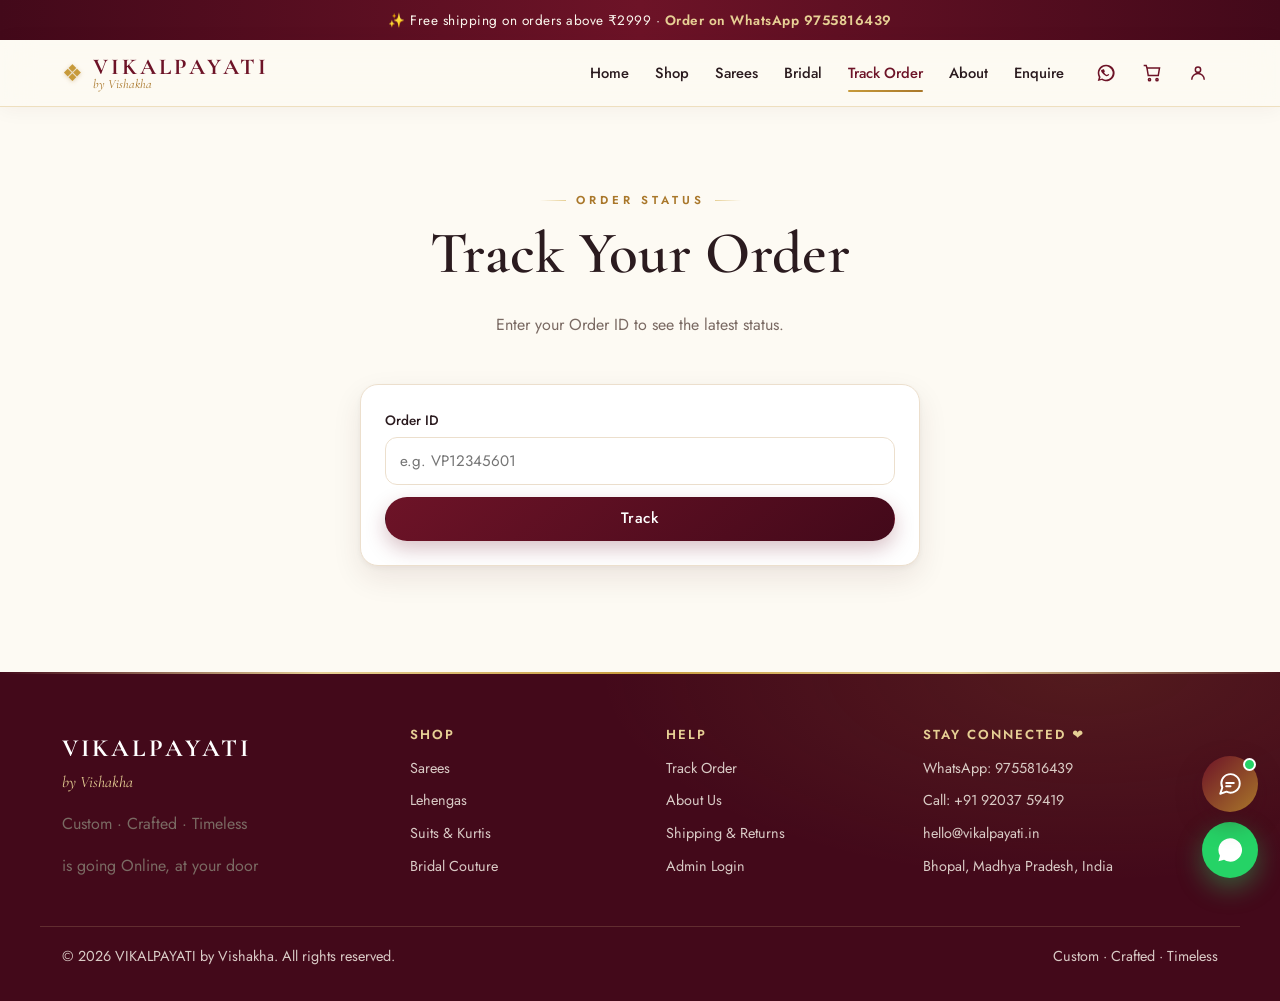
<file: track.html>
<!DOCTYPE html><html lang="en"><head>
<meta charset="UTF-8"><meta name="viewport" content="width=device-width, initial-scale=1.0">
<title>Track Order — VIKALPAYATI by Vishakha</title>
<link rel="stylesheet" href="css/styles.css?v=2"></head><body>
<div class="banner">✨ Free shipping on orders above ₹2999 · <a href="https://wa.me/919755816439" target="_blank">Order on WhatsApp 9755816439</a></div>
<header data-navbar></header>

<main class="container section">
  <div class="section-head">
    <div class="eyebrow">Order Status</div>
    <h1>Track Your Order</h1>
    <p class="muted">Enter your Order ID to see the latest status.</p>
  </div>

  <div class="panel" style="padding:24px;max-width:560px;margin:0 auto">
    <div class="field" style="margin-bottom:12px">
      <label for="track-id">Order ID</label>
      <input type="text" id="track-id" placeholder="e.g. VP12345601">
    </div>
    <button class="btn btn-primary btn-block" type="button" id="track-btn">Track</button>
  </div>

  <div id="track-result" style="max-width:860px;margin:30px auto 0"></div>
</main>

<footer class="footer" data-footer></footer>
<a class="fab-wa" href="https://wa.me/919755816439" target="_blank" aria-label="WhatsApp"><svg viewBox="0 0 24 24" width="28" height="28" fill="currentColor"><path d="M12 2a10 10 0 00-8.6 15l-1.3 4.7 4.8-1.3A10 10 0 1012 2z"/></svg></a>
<script src="js/data.js?v=2"></script><script src="js/store.js?v=4"></script><script src="js/config.js?v=3"></script><script src="js/supabase.js?v=3"></script><script src="js/inquiry.js?v=1"></script><script src="js/track.js?v=3"></script>
<script src="js/chat.js?v=2"></script>
</body></html>
</file>
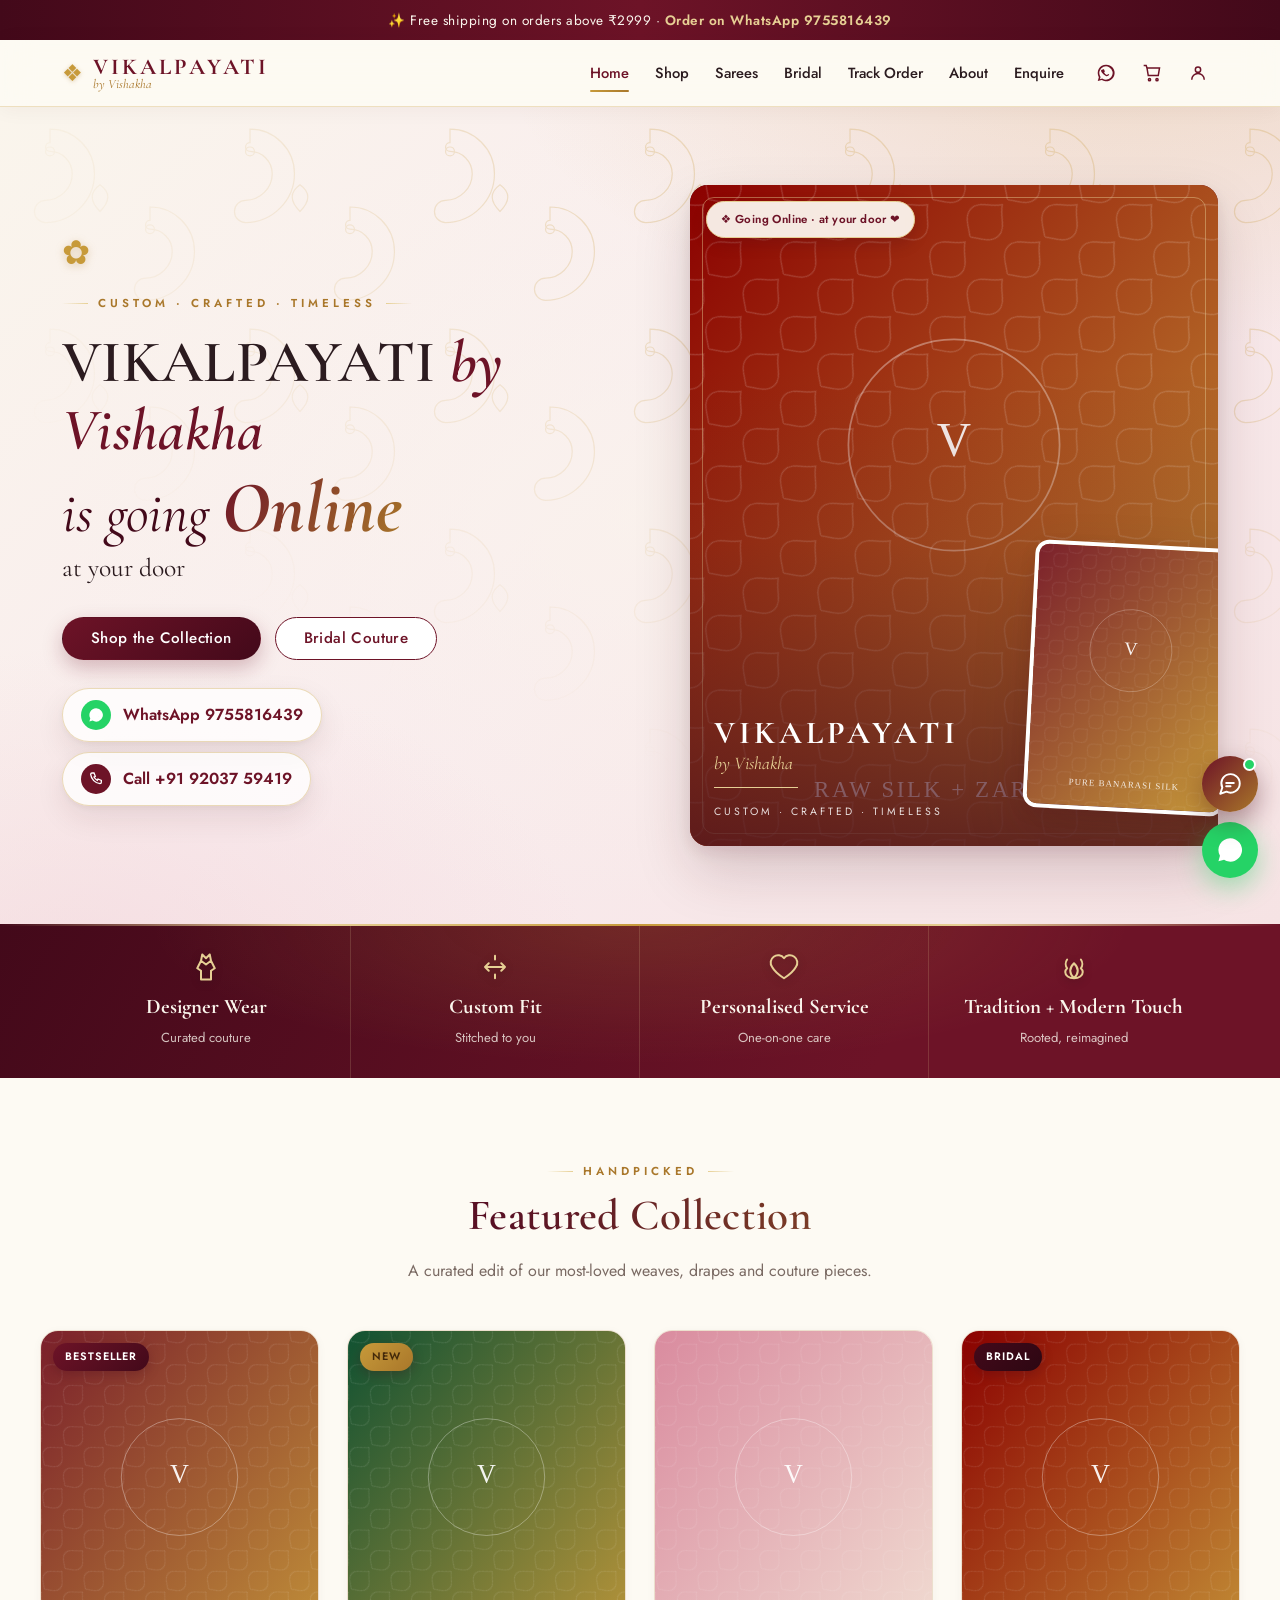
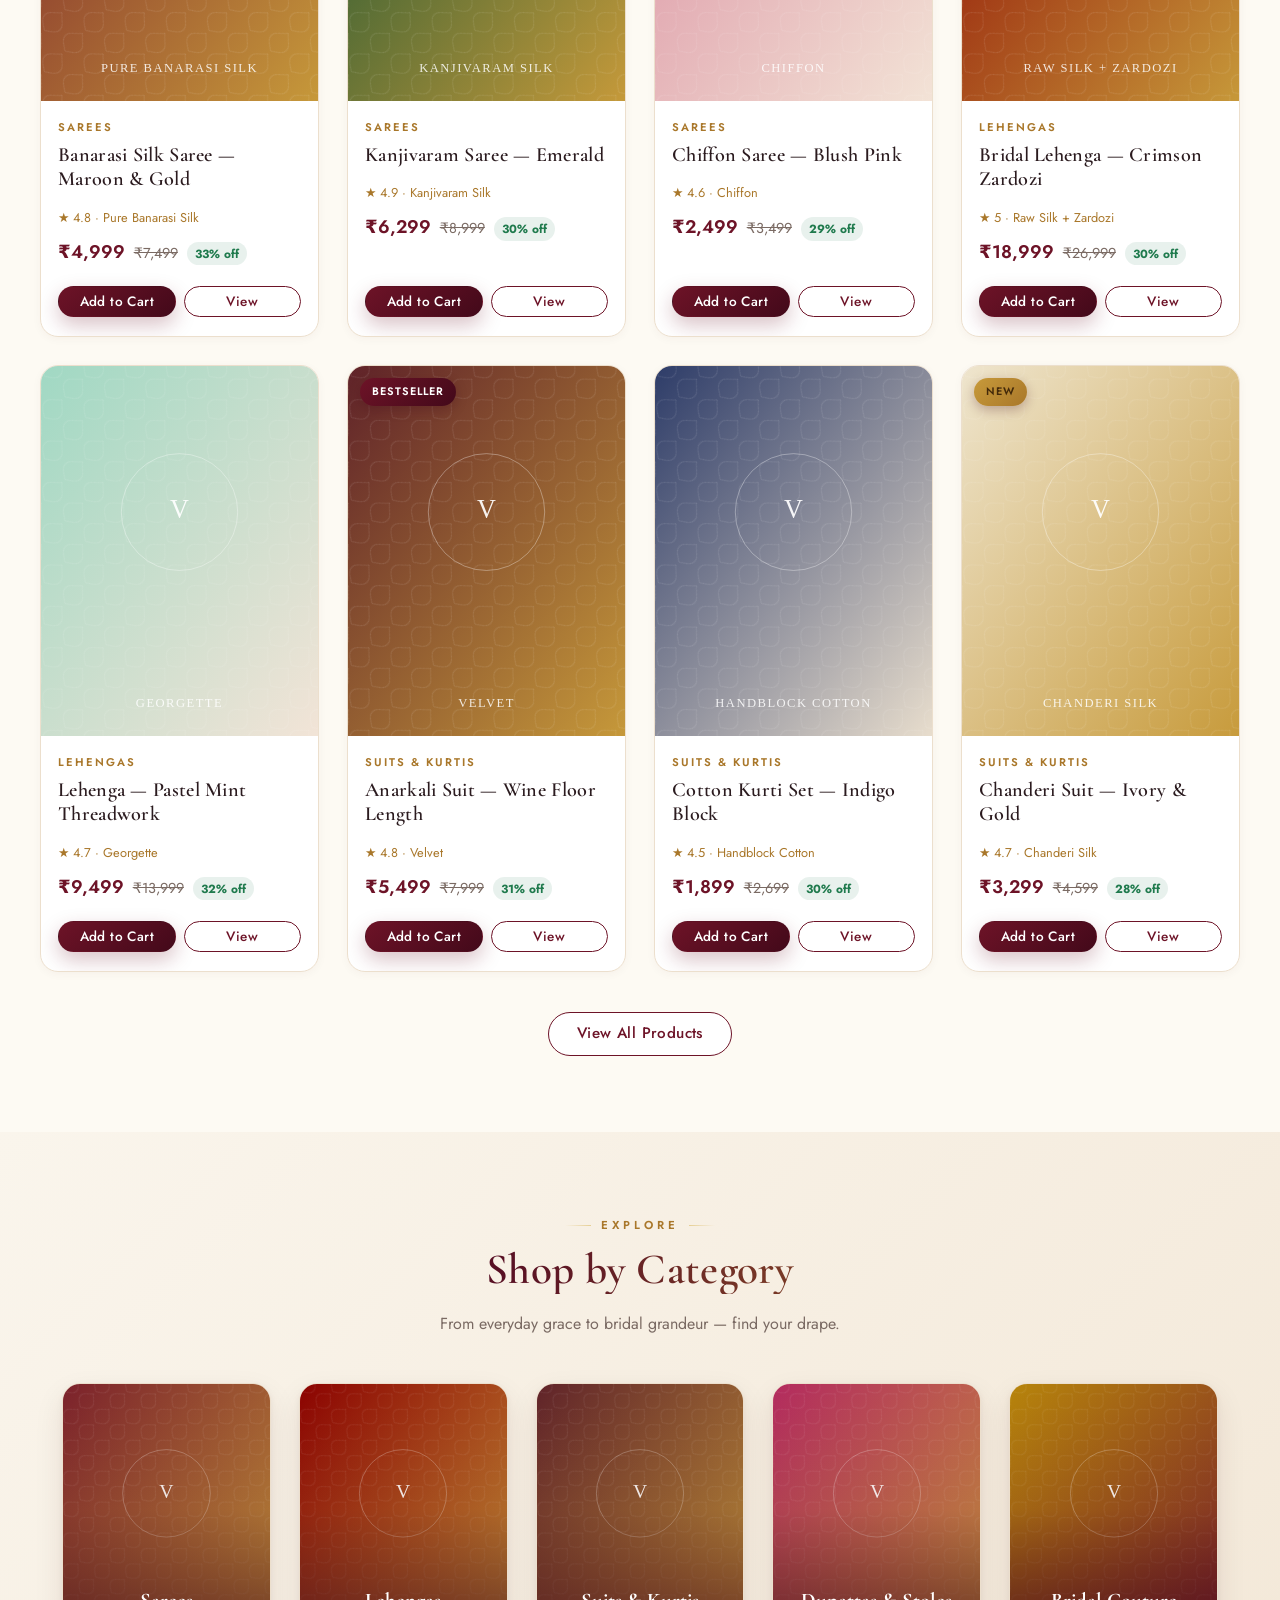
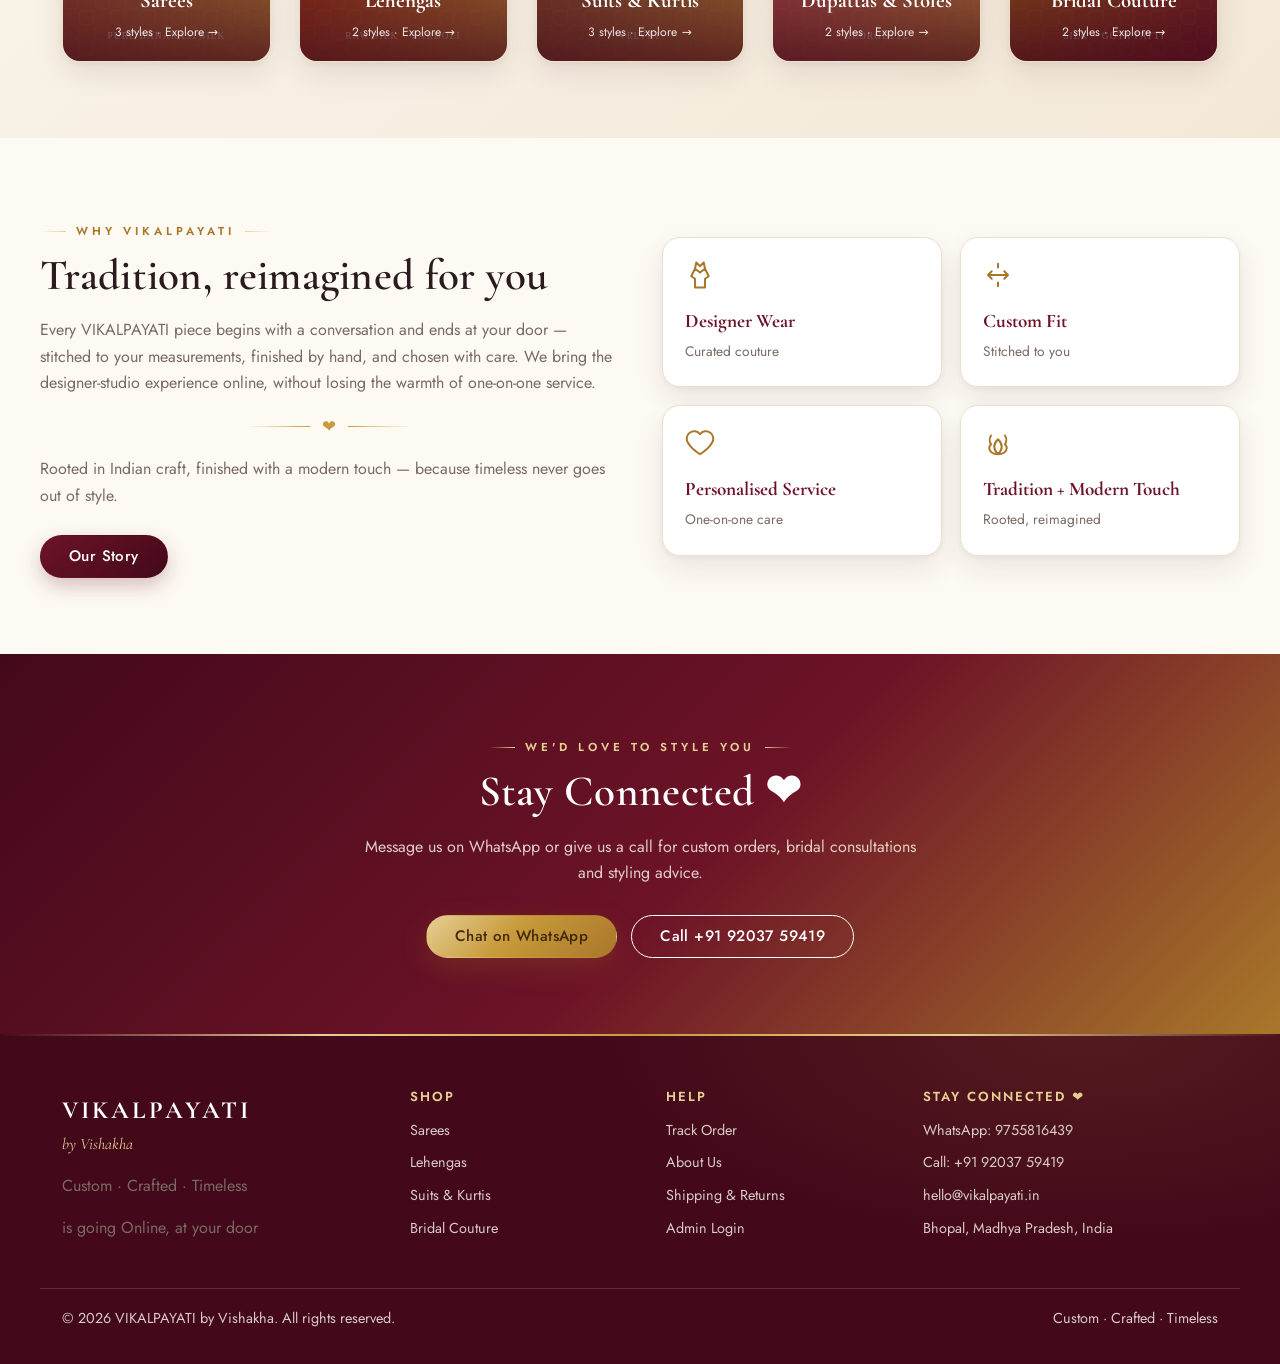
<file: VIKALPAYATI.html>
<!DOCTYPE html><html lang="en"><head>
<meta charset="UTF-8"><meta name="viewport" content="width=device-width, initial-scale=1.0">
<title>VIKALPAYATI by Vishakha — Custom · Crafted · Timeless</title>
<style>
/* ============================================================
   VIKALPAYATI by Vishakha — Couture Design System
   Palette: deep wine · antique gold + champagne · blush rose · warm ivory/cream.
   A premium bridal-boutique aesthetic: soft radial glows, gold hairlines,
   clip-text gradients, glassy navbar, graceful hover lifts, fade-up entrances.
   ============================================================ */
@import url('https://fonts.googleapis.com/css2?family=Cormorant+Garamond:ital,wght@0,400;0,500;0,600;0,700;1,500;1,600&family=Jost:wght@300;400;500;600&display=swap');

:root{
  /* wine */
  --maroon:#6d1327; --maroon-dark:#581024; --maroon-deep:#43091a;
  /* gold + champagne */
  --gold:#c79a3a; --gold-soft:#e6cf94; --gold-deep:#a9772a; --champagne:#f1e2c0;
  /* ivory / cream / paper */
  --cream:#faf5ec; --cream-2:#f3e8d8; --paper:#fdfaf3;
  /* ink */
  --ink:#2b1b1f; --ink-soft:#7a6a63; --line:#ecdfcd;
  /* blush / rose accents */
  --rose:#f6e3e4; --rose-2:#efc9cf; --blush:#f9ecee;
  /* status */
  --ok:#1f7a4d; --warn:#b4651a; --bad:#a6271f;
  /* warm-tinted layered shadows */
  --shadow:0 2px 6px rgba(67,9,26,.05), 0 12px 30px rgba(67,9,26,.09);
  --shadow-lg:0 6px 16px rgba(67,9,26,.10), 0 26px 56px rgba(67,9,26,.17);
  --shadow-gold:0 10px 28px rgba(169,119,42,.22);
  --radius:18px; --radius-sm:12px;
  --grad-wine:linear-gradient(135deg,var(--maroon-deep),var(--maroon) 55%,var(--gold-deep));
  --grad-heading:linear-gradient(100deg,var(--maroon) 0%,var(--maroon-dark) 38%,var(--gold-deep) 100%);
  --serif:'Cormorant Garamond',Georgia,serif; --sans:'Jost',system-ui,sans-serif;
}
*{box-sizing:border-box}
html{scroll-behavior:smooth}
body{margin:0;font-family:var(--sans);color:var(--ink);background:var(--paper);line-height:1.65;font-weight:400;
  -webkit-font-smoothing:antialiased;text-rendering:optimizeLegibility}
h1,h2,h3,h4{font-family:var(--serif);font-weight:600;line-height:1.14;margin:0 0 .4em;letter-spacing:.3px}
h1{font-size:clamp(2.2rem,5vw,3.7rem)}
h2{font-size:clamp(1.7rem,3.5vw,2.7rem)}
a{color:inherit;text-decoration:none}
img{max-width:100%;display:block}
::selection{background:var(--rose-2);color:var(--maroon-deep)}
.muted{color:var(--ink-soft)}
.container{max-width:1200px;margin:0 auto;padding:0 22px}
.section{padding:76px 0}
.center{text-align:center}
.eyebrow{font-family:var(--sans);text-transform:uppercase;letter-spacing:4px;font-size:.72rem;color:var(--gold-deep);font-weight:600;
  margin-bottom:10px;display:inline-flex;align-items:center;gap:10px}
.eyebrow::before,.eyebrow::after{content:"";height:1px;width:26px;background:linear-gradient(90deg,transparent,var(--gold-soft))}
.eyebrow::after{background:linear-gradient(90deg,var(--gold-soft),transparent)}
.section-head .eyebrow,.center .eyebrow{justify-content:center}
.script{font-style:italic;font-family:var(--serif);color:var(--maroon)}
.divider-heart{display:flex;align-items:center;justify-content:center;gap:12px;color:var(--gold);margin:16px 0;font-size:1.05rem}
.divider-heart::before,.divider-heart::after{content:"";height:1px;width:64px;
  background:linear-gradient(90deg,transparent,var(--gold-soft),var(--gold))}
.divider-heart::after{background:linear-gradient(90deg,var(--gold),var(--gold-soft),transparent)}

/* ---------- gradient clip-text on big headings ---------- */
.section-head h2,.shop-head h2{
  background:var(--grad-heading);-webkit-background-clip:text;background-clip:text;
  -webkit-text-fill-color:transparent;color:var(--maroon)}

/* ---------- buttons (pill, subtle sheen, graceful lift) ---------- */
.btn{position:relative;display:inline-flex;align-items:center;justify-content:center;gap:9px;font-family:var(--sans);
  font-weight:500;font-size:.95rem;padding:13px 28px;border-radius:50px;border:1.5px solid transparent;
  cursor:pointer;transition:transform .25s cubic-bezier(.2,.8,.3,1),box-shadow .25s,background .25s,color .25s,filter .25s,border-color .25s;
  letter-spacing:.4px;background:none;line-height:1;overflow:hidden;isolation:isolate}
.btn::after{content:"";position:absolute;inset:0;border-radius:inherit;z-index:-1;opacity:0;transition:opacity .35s;
  background:linear-gradient(120deg,transparent 20%,rgba(255,255,255,.22) 50%,transparent 80%)}
.btn:hover::after{opacity:1}
.btn-primary{background:linear-gradient(140deg,var(--maroon) 0%,var(--maroon-deep) 100%);color:#fff;box-shadow:0 8px 20px rgba(109,19,39,.26)}
.btn-primary:hover{transform:translateY(-2px);box-shadow:0 14px 30px rgba(109,19,39,.36)}
.btn-gold{background:linear-gradient(135deg,var(--gold-soft) 0%,var(--gold) 45%,var(--gold-deep) 100%);color:#43290a;box-shadow:var(--shadow-gold)}
.btn-gold:hover{filter:brightness(1.06) saturate(1.05);transform:translateY(-2px);box-shadow:0 16px 34px rgba(169,119,42,.3)}
.btn-outline{border-color:var(--maroon);color:var(--maroon);background:#fff}
.btn-outline:hover{background:var(--maroon);color:#fff;transform:translateY(-2px);box-shadow:0 12px 26px rgba(109,19,39,.22)}
.btn-ghost{color:var(--maroon)}
.btn-ghost:hover{background:var(--rose)}
.btn-block{width:100%}
.btn-sm{padding:8px 16px;font-size:.85rem}
.btn:disabled{opacity:.5;cursor:not-allowed;transform:none;box-shadow:none}
.btn:disabled::after{opacity:0}

/* ---------- navbar (glassy translucent, gold hairline) ---------- */
[data-navbar]{position:sticky;top:0;z-index:50;background:rgba(253,250,243,.72);
  -webkit-backdrop-filter:blur(16px) saturate(1.3);backdrop-filter:blur(16px) saturate(1.3);
  border-bottom:1px solid rgba(199,154,58,.28);box-shadow:0 2px 20px rgba(67,9,26,.05)}
.nav-inner{max-width:1200px;margin:0 auto;padding:13px 22px;display:flex;align-items:center;gap:22px}
.brand{display:flex;align-items:center;gap:10px}
.brand-mark{color:var(--gold);font-size:1.45rem;filter:drop-shadow(0 1px 2px rgba(169,119,42,.35))}
.brand-text{display:flex;flex-direction:column;line-height:1}
.brand-text strong{font-family:var(--serif);font-size:1.42rem;letter-spacing:3px;color:var(--maroon)}
.brand-text em{font-family:var(--serif);font-style:italic;font-size:.8rem;color:var(--gold-deep)}
.nav-links{display:flex;gap:26px;margin-left:auto}
.nav-links a{font-size:.92rem;font-weight:500;color:var(--ink);position:relative;padding:4px 0}
.nav-links a::after{content:"";position:absolute;left:0;bottom:-2px;height:2px;width:0;border-radius:2px;
  background:linear-gradient(90deg,var(--gold),var(--gold-deep));transition:width .28s cubic-bezier(.2,.8,.3,1)}
.nav-links a:hover::after,.nav-links a.active::after{width:100%}
.nav-links a:hover{color:var(--maroon)}
.nav-links a.active{color:var(--maroon)}
.nav-actions{display:flex;align-items:center;gap:6px}
.icon-btn{position:relative;display:flex;align-items:center;justify-content:center;width:40px;height:40px;border-radius:50%;color:var(--maroon);transition:.2s}
.icon-btn:hover{background:var(--rose);transform:translateY(-1px)}
.cart-badge{position:absolute;top:2px;right:2px;background:linear-gradient(135deg,var(--gold-soft),var(--gold-deep));color:#43290a;font-size:.66rem;font-weight:700;
  min-width:17px;height:17px;border-radius:50px;display:flex;align-items:center;justify-content:center;padding:0 4px;box-shadow:0 2px 6px rgba(169,119,42,.4)}
.hamburger{display:none;flex-direction:column;gap:4px;background:none;border:none;cursor:pointer;padding:8px}
.hamburger span{width:22px;height:2px;background:var(--maroon);border-radius:2px}

/* ---------- hero (soft radial glows + gold paisley motif) ---------- */
.hero{position:relative;overflow:hidden;background:
  radial-gradient(900px 440px at 88% -8%,rgba(199,154,58,.20),transparent 70%),
  radial-gradient(760px 500px at 6% 108%,rgba(239,201,207,.42),transparent 68%),
  radial-gradient(600px 400px at 50% 50%,rgba(250,245,236,.6),transparent),
  linear-gradient(135deg,var(--cream) 0%,var(--blush) 45%,var(--rose) 100%)}
/* delicate gold paisley/leaf motif — pure CSS SVG data-URI, no external asset */
.hero::before{content:"";position:absolute;inset:0;pointer-events:none;opacity:.5;
  background-image:url("data:image/svg+xml;utf8,<svg xmlns='http://www.w3.org/2000/svg' width='180' height='180' viewBox='0 0 180 180'><g fill='none' stroke='%23c79a3a' stroke-width='1.1' opacity='0.5'><path d='M45 20c22 0 40 18 40 40 0 24-20 44-44 44a10 10 0 010-20c13 0 24-11 24-24 0-11-9-20-20-20a4 4 0 010-8z'/><circle cx='45' cy='40' r='4'/><path d='M135 90c22 0 40 18 40 40 0 24-20 44-44 44a10 10 0 010-20c13 0 24-11 24-24 0-11-9-20-20-20a4 4 0 010-8z'/><circle cx='135' cy='110' r='4'/><path d='M90 70q14 10 0 24 -14-14 0-24z'/></g></svg>");
  background-size:200px 200px;
  -webkit-mask-image:radial-gradient(130% 120% at 85% 0%,#000 30%,transparent 72%);
  mask-image:radial-gradient(130% 120% at 85% 0%,#000 30%,transparent 72%)}
.hero-inner{position:relative;z-index:1;max-width:1200px;margin:0 auto;padding:78px 22px;display:grid;grid-template-columns:1.05fr .95fr;gap:44px;align-items:center}
.hero-copy .lotus{color:var(--gold);font-size:2.1rem;margin-bottom:6px;filter:drop-shadow(0 2px 4px rgba(169,119,42,.3))}
.hero-copy h1{margin:.1em 0}
.hero-copy .going{font-family:var(--serif);font-size:clamp(2rem,6vw,3.5rem);color:var(--maroon-deep);font-style:italic;line-height:1.05}
.hero-copy .going b{color:var(--maroon);font-size:1.3em;display:inline-block;
  background:linear-gradient(120deg,var(--maroon),var(--gold-deep));-webkit-background-clip:text;background-clip:text;-webkit-text-fill-color:transparent}
.hero-copy .atdoor{font-family:var(--serif);font-size:1.6rem;color:var(--ink)}
.hero-cta{display:flex;gap:14px;flex-wrap:wrap;margin-top:28px}
.hero-contact{margin-top:28px;display:flex;flex-direction:column;gap:10px}
.hero-contact a{display:inline-flex;align-items:center;gap:12px;background:rgba(255,255,255,.78);border:1px solid rgba(199,154,58,.35);
  -webkit-backdrop-filter:blur(6px);backdrop-filter:blur(6px);
  padding:11px 18px;border-radius:50px;font-weight:600;color:var(--maroon);box-shadow:var(--shadow);width:fit-content;transition:.22s}
.hero-contact a:hover{transform:translateY(-2px);box-shadow:var(--shadow-lg);border-color:var(--gold)}
.hero-contact .chip-ic{width:30px;height:30px;border-radius:50%;display:flex;align-items:center;justify-content:center;color:#fff}
.hero-contact .wa{background:#25d366}.hero-contact .ph{background:var(--maroon)}
.hero-art{position:relative;aspect-ratio:4/5;border-radius:var(--radius);overflow:hidden;box-shadow:var(--shadow-lg);
  background:var(--grad-wine);display:flex;align-items:center;justify-content:center}
.hero-art::before{content:"";position:absolute;inset:0;
  background:radial-gradient(420px 320px at 25% 12%,rgba(230,207,148,.4),transparent 60%),
  radial-gradient(300px 300px at 90% 95%,rgba(246,227,228,.2),transparent 60%)}
.hero-art::after{content:"";position:absolute;inset:12px;border:1px solid rgba(230,207,148,.45);border-radius:calc(var(--radius) - 6px);pointer-events:none}
.hero-art .plaque{position:relative;z-index:1;text-align:center;color:#fff;padding:30px}
.hero-art .plaque .big{font-family:var(--serif);font-size:3rem;letter-spacing:6px;
  background:linear-gradient(120deg,#fff,var(--gold-soft));-webkit-background-clip:text;background-clip:text;-webkit-text-fill-color:transparent}
.hero-art .plaque em{font-style:italic;font-family:var(--serif);color:var(--gold-soft);font-size:1.4rem}
.hero-art .plaque .ln{height:1px;width:120px;background:linear-gradient(90deg,transparent,var(--gold-soft),transparent);margin:14px auto}

/* ---------- usp strip ---------- */
.usp{position:relative;background:
  radial-gradient(700px 200px at 50% 0%,rgba(199,154,58,.18),transparent 70%),
  linear-gradient(120deg,var(--maroon-deep),var(--maroon) 70%);color:var(--cream)}
.usp::before{content:"";position:absolute;top:0;left:0;right:0;height:2px;
  background:linear-gradient(90deg,transparent,var(--gold-soft),var(--gold),var(--gold-soft),transparent)}
.usp-grid{display:grid;grid-template-columns:repeat(4,1fr);gap:0}
.usp-item{padding:28px 18px;text-align:center;border-right:1px solid rgba(230,207,148,.18);transition:.25s}
.usp-item:last-child{border-right:none}
.usp-item:hover{background:rgba(230,207,148,.06)}
.usp-item .ic{color:var(--gold-soft);margin-bottom:8px;display:flex;justify-content:center;filter:drop-shadow(0 2px 4px rgba(0,0,0,.2))}
.usp-item strong{display:block;font-family:var(--serif);font-size:1.3rem}
.usp-item span{font-size:.82rem;color:rgba(250,245,236,.78)}

/* ---------- product grid & cards (boutique) ---------- */
.section-head{text-align:center;margin-bottom:46px}
.grid{display:grid;gap:28px}
.grid-products{grid-template-columns:repeat(4,1fr)}
.card{position:relative;background:#fff;border:1px solid var(--line);border-radius:var(--radius);overflow:hidden;
  transition:transform .3s cubic-bezier(.2,.8,.3,1),box-shadow .3s,border-color .3s;display:flex;flex-direction:column;box-shadow:0 2px 10px rgba(67,9,26,.04)}
.card::after{content:"";position:absolute;inset:0;border-radius:inherit;pointer-events:none;
  box-shadow:inset 0 0 0 1px rgba(199,154,58,0);transition:box-shadow .3s}
.card:hover{transform:translateY(-8px);box-shadow:var(--shadow-lg);border-color:var(--gold-soft)}
.card:hover::after{box-shadow:inset 0 0 0 1px rgba(199,154,58,.45)}
.card-media{position:relative;aspect-ratio:3/4;overflow:hidden;background:
  linear-gradient(135deg,var(--cream-2),var(--blush))}
.card-media img{width:100%;height:100%;object-fit:cover;transition:transform .6s cubic-bezier(.2,.8,.3,1)}
.card:hover .card-media img{transform:scale(1.07)}
.card-media::after{content:"";position:absolute;inset:0;pointer-events:none;opacity:0;transition:opacity .4s;
  background:linear-gradient(to top,rgba(67,9,26,.18),transparent 45%)}
.card:hover .card-media::after{opacity:1}
.card-badge{position:absolute;top:12px;left:12px;background:linear-gradient(135deg,var(--maroon),var(--maroon-deep));color:#fff;font-size:.68rem;font-weight:600;
  letter-spacing:1px;text-transform:uppercase;padding:5px 12px;border-radius:50px;box-shadow:0 4px 12px rgba(67,9,26,.28)}
.card-badge.new{background:linear-gradient(135deg,var(--gold),var(--gold-deep));color:#43290a}
.card-badge.bridal{background:linear-gradient(135deg,var(--maroon-deep),#2d0712)}
.card-fav{position:absolute;top:10px;right:10px;width:34px;height:34px;border-radius:50%;background:rgba(255,255,255,.92);
  -webkit-backdrop-filter:blur(4px);backdrop-filter:blur(4px);
  border:none;cursor:pointer;color:var(--maroon);display:flex;align-items:center;justify-content:center;box-shadow:0 3px 10px rgba(67,9,26,.15);transition:.2s}
.card-fav:hover{background:#fff;color:var(--rose-2);transform:scale(1.1)}
.card-body{padding:17px 17px 19px;display:flex;flex-direction:column;gap:7px;flex:1}
.card-cat{font-size:.7rem;letter-spacing:2px;text-transform:uppercase;color:var(--gold-deep);font-weight:600}
.card-title{font-family:var(--serif);font-size:1.26rem;font-weight:600;color:var(--ink);line-height:1.2}
.card:hover .card-title{color:var(--maroon)}
.card-rating{font-size:.8rem;color:var(--gold-deep)}
.price-row{display:flex;align-items:baseline;gap:9px;margin-top:2px}
.price{font-weight:600;font-size:1.14rem;color:var(--maroon)}
.mrp{font-size:.9rem;color:var(--ink-soft);text-decoration:line-through}
.off{font-size:.74rem;color:var(--ok);font-weight:700;background:rgba(31,122,77,.1);padding:2px 8px;border-radius:50px}
.card-actions{margin-top:auto;display:flex;gap:8px;padding-top:12px}
.card-actions .btn{flex:1}

/* ---------- filters / shop ---------- */
.shop-head{position:relative;overflow:hidden;background:
  radial-gradient(700px 320px at 85% -20%,rgba(199,154,58,.18),transparent 70%),
  linear-gradient(135deg,var(--cream),var(--blush) 60%,var(--rose));padding:54px 0;text-align:center}
.shop-head::after{content:"";position:absolute;left:0;right:0;bottom:0;height:2px;
  background:linear-gradient(90deg,transparent,var(--gold-soft),transparent)}
.toolbar{display:flex;flex-wrap:wrap;gap:14px;align-items:center;justify-content:space-between;margin-bottom:30px}
.chips{display:flex;gap:10px;flex-wrap:wrap}
.chip{padding:8px 18px;border-radius:50px;border:1.5px solid var(--line);background:#fff;cursor:pointer;font-size:.88rem;font-weight:500;transition:.22s}
.chip:hover{border-color:var(--gold);color:var(--maroon);transform:translateY(-1px)}
.chip.active{background:linear-gradient(135deg,var(--maroon),var(--maroon-deep));color:#fff;border-color:var(--maroon);box-shadow:0 6px 16px rgba(109,19,39,.25)}
.search-box,select.input{padding:11px 16px;border:1.5px solid var(--line);border-radius:50px;background:#fff;font-family:var(--sans);font-size:.9rem;min-width:200px;color:var(--ink);transition:.2s}
.search-box:focus,.input:focus{outline:none;border-color:var(--gold);box-shadow:0 0 0 3px rgba(199,154,58,.15)}

/* ---------- product detail ---------- */
.pd{display:grid;grid-template-columns:1fr 1fr;gap:54px;align-items:start}
.pd-media{position:sticky;top:90px;border-radius:var(--radius);overflow:hidden;box-shadow:var(--shadow-lg);
  border:1px solid var(--line)}
.pd-media img{width:100%;aspect-ratio:3/4;object-fit:cover;transition:transform .7s cubic-bezier(.2,.8,.3,1)}
.pd-media:hover img{transform:scale(1.04)}
.pd h1{margin-bottom:.1em;color:var(--maroon-deep)}
.pd .pd-price{display:flex;align-items:baseline;gap:12px;margin:14px 0}
.pd .pd-price .price{font-size:1.95rem}
.pd-fabric{display:flex;flex-wrap:wrap;gap:10px;margin:18px 0}
.pd-fabric .tag{background:linear-gradient(135deg,var(--cream-2),var(--blush));border:1px solid rgba(199,154,58,.3);
  padding:6px 15px;border-radius:50px;font-size:.82rem;color:var(--maroon-dark)}
.size-row{display:flex;gap:10px;margin:16px 0;flex-wrap:wrap}
.size-opt{min-width:46px;height:42px;border:1.5px solid var(--line);border-radius:12px;background:#fff;cursor:pointer;font-weight:500;display:flex;align-items:center;justify-content:center;transition:.2s}
.size-opt:hover{border-color:var(--gold)}
.size-opt.active{border-color:var(--maroon);background:linear-gradient(135deg,var(--maroon),var(--maroon-deep));color:#fff;box-shadow:0 5px 14px rgba(109,19,39,.25)}
.qty{display:inline-flex;align-items:center;border:1.5px solid var(--line);border-radius:50px;overflow:hidden;background:#fff}
.qty button{width:40px;height:42px;border:none;background:#fff;cursor:pointer;font-size:1.1rem;color:var(--maroon);transition:.18s}
.qty button:hover{background:var(--rose)}
.qty input{width:46px;text-align:center;border:none;font-size:1rem;font-family:var(--sans);color:var(--ink)}
.pd-actions{display:flex;gap:12px;margin:22px 0;flex-wrap:wrap}
.pd-meta{border-top:1px solid var(--line);margin-top:20px;padding-top:18px;display:grid;gap:8px;font-size:.9rem}
.pd-meta .row{display:flex;gap:10px;color:var(--ink-soft)}

/* ---------- forms ---------- */
.field{margin-bottom:16px}
.field label{display:block;font-size:.85rem;font-weight:500;margin-bottom:6px;color:var(--ink)}
.field input,.field select,.field textarea{width:100%;padding:12px 14px;border:1.5px solid var(--line);border-radius:var(--radius-sm);
  font-family:var(--sans);font-size:.95rem;background:#fff;color:var(--ink);transition:.2s}
.field input:focus,.field select:focus,.field textarea:focus{outline:none;border-color:var(--gold);box-shadow:0 0 0 3px rgba(199,154,58,.18)}
.field .err{color:var(--bad);font-size:.78rem;margin-top:4px;display:none}
.field.invalid input,.field.invalid select{border-color:var(--bad)}
.field.invalid .err{display:block}
.grid-2{display:grid;grid-template-columns:1fr 1fr;gap:14px}

/* ---------- cart / checkout ---------- */
.layout-split{display:grid;grid-template-columns:1.6fr 1fr;gap:34px;align-items:start}
.cart-item{display:grid;grid-template-columns:90px 1fr auto;gap:16px;padding:18px 0;border-bottom:1px solid var(--line)}
.cart-item .ci-media{width:90px;aspect-ratio:3/4;border-radius:12px;overflow:hidden;box-shadow:0 3px 10px rgba(67,9,26,.1)}
.cart-item .ci-media img{width:100%;height:100%;object-fit:cover}
.cart-item .ci-name{font-family:var(--serif);font-size:1.18rem;color:var(--ink)}
.cart-item .ci-sub{font-size:.82rem;color:var(--ink-soft)}
.cart-item .ci-right{text-align:right;display:flex;flex-direction:column;align-items:flex-end;gap:8px}
.link-danger{color:var(--bad);font-size:.82rem;cursor:pointer;background:none;border:none}
.link-danger:hover{text-decoration:underline}
.summary{background:#fff;border:1px solid var(--line);border-radius:var(--radius);padding:26px;box-shadow:var(--shadow);position:sticky;top:90px;
  background-image:linear-gradient(#fff,#fff),linear-gradient(135deg,var(--gold-soft),var(--rose-2));
  background-origin:border-box;background-clip:padding-box,border-box;border:1.5px solid transparent}
.summary h3{font-size:1.45rem;color:var(--maroon-deep)}
.sum-row{display:flex;justify-content:space-between;padding:9px 0;font-size:.95rem}
.sum-row.total{border-top:1px solid var(--line);margin-top:8px;padding-top:14px;font-size:1.25rem;font-weight:600;color:var(--maroon);font-family:var(--serif)}
.pay-opt{display:flex;gap:12px;align-items:flex-start;border:1.5px solid var(--line);border-radius:var(--radius-sm);padding:14px;cursor:pointer;margin-bottom:12px;transition:.2s}
.pay-opt:hover{border-color:var(--gold-soft)}
.pay-opt.active{border-color:var(--maroon);background:var(--rose);box-shadow:0 4px 14px rgba(109,19,39,.12)}
.pay-opt input{margin-top:3px}
.pay-opt .po-title{font-weight:600}
.pay-opt .po-sub{font-size:.82rem;color:var(--ink-soft)}
.empty-state{text-align:center;padding:70px 20px}
.empty-state .ic{font-size:3rem;color:var(--gold);filter:drop-shadow(0 3px 6px rgba(169,119,42,.25))}

/* ---------- badges / status (gold-outlined, soft tints) ---------- */
.badge{display:inline-flex;align-items:center;gap:6px;padding:4px 13px;border-radius:50px;font-size:.76rem;font-weight:600;text-transform:capitalize;
  border:1px solid transparent}
.badge.pending{background:#fdf0dd;color:var(--warn);border-color:rgba(180,101,26,.3)}
.badge.confirmed{background:#e6f0ff;color:#1f5fa6;border-color:rgba(31,95,166,.25)}
.badge.shipped{background:#efe6ff;color:#6a3fb0;border-color:rgba(106,63,176,.25)}
.badge.delivered{background:#e3f6ea;color:var(--ok);border-color:rgba(31,122,77,.28)}
.badge.cancelled{background:#fde3e1;color:var(--bad);border-color:rgba(166,39,31,.28)}
.badge.paid{background:#e3f6ea;color:var(--ok);border-color:rgba(31,122,77,.28)}
.badge.cod{background:linear-gradient(135deg,var(--cream-2),var(--champagne));color:var(--maroon-dark);border-color:rgba(199,154,58,.4)}

/* ---------- admin ---------- */
.admin-shell{display:grid;grid-template-columns:230px 1fr;min-height:100vh}
.admin-side{background:
  radial-gradient(400px 260px at 50% -10%,rgba(199,154,58,.14),transparent 70%),
  linear-gradient(180deg,var(--maroon-deep),var(--maroon));color:var(--cream);padding:22px 16px;position:sticky;top:0;height:100vh;
  border-right:1px solid rgba(230,207,148,.14)}
.admin-side .brand-text strong{color:#fff}.admin-side .brand-text em{color:var(--gold-soft)}
.admin-nav{display:flex;flex-direction:column;gap:4px;margin-top:26px}
.admin-nav button{display:flex;align-items:center;gap:11px;background:none;border:none;color:var(--cream);text-align:left;
  padding:12px 14px;border-radius:12px;cursor:pointer;font-family:var(--sans);font-size:.94rem;transition:.18s}
.admin-nav button:hover{background:rgba(230,207,148,.12)}
.admin-nav button.active{background:linear-gradient(135deg,var(--gold-soft),var(--gold));color:#43290a;font-weight:600;box-shadow:0 6px 16px rgba(169,119,42,.3)}
.admin-main{padding:30px 34px;background:var(--paper)}
.admin-topbar{display:flex;justify-content:space-between;align-items:center;margin-bottom:26px}
.stat-grid{display:grid;grid-template-columns:repeat(4,1fr);gap:18px;margin-bottom:28px}
.stat{position:relative;background:#fff;border:1px solid var(--line);border-radius:var(--radius);padding:22px;box-shadow:var(--shadow);overflow:hidden;transition:.25s}
.stat::before{content:"";position:absolute;top:0;left:0;bottom:0;width:4px;background:linear-gradient(180deg,var(--gold-soft),var(--gold-deep))}
.stat:hover{transform:translateY(-3px);box-shadow:var(--shadow-lg)}
.stat .lbl{font-size:.8rem;color:var(--ink-soft);text-transform:uppercase;letter-spacing:1px}
.stat .val{font-family:var(--serif);font-size:2.1rem;color:var(--maroon);margin-top:4px}
.stat .sub{font-size:.8rem;color:var(--ok)}
.panel{background:#fff;border:1px solid var(--line);border-radius:var(--radius);box-shadow:var(--shadow);overflow:hidden;margin-bottom:24px}
.panel-head{padding:18px 22px;border-bottom:1px solid var(--line);display:flex;justify-content:space-between;align-items:center;
  background:linear-gradient(135deg,var(--cream),var(--blush))}
.panel-head h3{margin:0;font-size:1.3rem;color:var(--maroon-deep)}
table{width:100%;border-collapse:collapse}
th,td{text-align:left;padding:13px 22px;font-size:.9rem;border-bottom:1px solid var(--line)}
th{font-size:.74rem;text-transform:uppercase;letter-spacing:1px;color:var(--ink-soft);font-weight:600;background:var(--cream)}
tbody tr{transition:.15s}
tbody tr:hover{background:var(--blush)}
.table-thumb{width:44px;height:56px;border-radius:8px;object-fit:cover;box-shadow:0 2px 6px rgba(67,9,26,.12)}
.admin-login{min-height:100vh;display:flex;align-items:center;justify-content:center;
  background:radial-gradient(600px 400px at 70% 20%,rgba(230,207,148,.22),transparent 65%),var(--grad-wine)}
.admin-login .box{background:#fff;border-radius:var(--radius);padding:40px;width:min(400px,92vw);box-shadow:var(--shadow-lg);
  border-top:3px solid var(--gold)}

/* ---------- modal ---------- */
.modal-backdrop{position:fixed;inset:0;background:rgba(43,9,26,.5);-webkit-backdrop-filter:blur(4px);backdrop-filter:blur(4px);
  display:none;align-items:center;justify-content:center;z-index:100;padding:20px}
.modal-backdrop.open{display:flex;animation:vik-fade .25s ease both}
.modal{background:#fff;border-radius:var(--radius);width:min(560px,96vw);max-height:92vh;overflow:auto;box-shadow:var(--shadow-lg);
  border-top:3px solid var(--gold);animation:vik-pop .3s cubic-bezier(.2,.8,.3,1) both}
.modal-head{padding:20px 24px;border-bottom:1px solid var(--line);display:flex;justify-content:space-between;align-items:center;
  background:linear-gradient(135deg,var(--cream),var(--blush))}
.modal-head h3{margin:0;color:var(--maroon-deep)}
.modal-body{padding:22px 24px}
.modal-foot{padding:16px 24px;border-top:1px solid var(--line);display:flex;gap:12px;justify-content:flex-end}
.x-close{background:none;border:none;font-size:1.5rem;cursor:pointer;color:var(--ink-soft);line-height:1;transition:.18s}
.x-close:hover{color:var(--maroon)}

/* ---------- toast ---------- */
#vik-toast-host{position:fixed;bottom:24px;left:50%;transform:translateX(-50%);z-index:200;display:flex;flex-direction:column;gap:10px;align-items:center}
.vik-toast{background:var(--ink);color:#fff;padding:13px 22px;border-radius:50px;font-size:.9rem;box-shadow:var(--shadow-lg);
  opacity:0;transform:translateY(14px);transition:.3s;max-width:90vw}
.vik-toast.show{opacity:1;transform:translateY(0)}
.vik-toast.ok{background:var(--maroon)}.vik-toast.gold{background:var(--gold-deep)}.vik-toast.err{background:var(--bad)}

/* ---------- misc ---------- */
.banner{background:linear-gradient(90deg,var(--maroon-deep),var(--maroon) 50%,var(--maroon-deep));color:var(--cream);text-align:center;font-size:.85rem;padding:9px 16px;letter-spacing:.5px}
.banner a{color:var(--gold-soft);font-weight:600}
.banner a:hover{color:#fff;text-decoration:underline}
.footer{position:relative;background:
  radial-gradient(700px 300px at 85% 0%,rgba(199,154,58,.12),transparent 70%),
  var(--maroon-deep);color:var(--cream);padding:56px 0 24px}
.footer::before{content:"";position:absolute;top:0;left:0;right:0;height:2px;
  background:linear-gradient(90deg,transparent,var(--gold-soft),var(--gold),var(--gold-soft),transparent)}
.footer-grid{max-width:1200px;margin:0 auto;padding:0 22px;display:grid;grid-template-columns:1.4fr 1fr 1fr 1.3fr;gap:30px}
.footer h4{font-family:var(--sans);font-size:.82rem;letter-spacing:2px;text-transform:uppercase;color:var(--gold-soft);margin-bottom:14px}
.footer a,.footer span{display:block;color:rgba(250,245,236,.82);font-size:.9rem;margin-bottom:9px;transition:.2s}
.footer a:hover{color:var(--gold-soft);transform:translateX(3px)}
.footer-brand strong{font-family:var(--serif);font-size:1.55rem;letter-spacing:3px;color:#fff;display:block}
.footer-brand em{font-family:var(--serif);font-style:italic;color:var(--gold-soft)}
.footer-bottom{max-width:1200px;margin:30px auto 0;padding:18px 22px 0;border-top:1px solid rgba(230,207,148,.18);
  display:flex;justify-content:space-between;flex-wrap:wrap;gap:10px;font-size:.82rem;color:rgba(250,245,236,.6)}
.fab-wa{position:fixed;bottom:22px;right:22px;width:56px;height:56px;border-radius:50%;background:#25d366;color:#fff;
  display:flex;align-items:center;justify-content:center;box-shadow:0 10px 26px rgba(37,211,102,.4);z-index:60;transition:transform .25s}
.fab-wa:hover{transform:scale(1.1) rotate(4deg)}
.tracker{display:flex;justify-content:space-between;position:relative;margin:30px 0}
.tracker::before{content:"";position:absolute;top:16px;left:5%;right:5%;height:2px;background:var(--line)}
.tracker .step{position:relative;text-align:center;flex:1;font-size:.8rem;color:var(--ink-soft)}
.tracker .step .dot{width:34px;height:34px;border-radius:50%;background:#fff;border:2px solid var(--line);margin:0 auto 8px;display:flex;align-items:center;justify-content:center;transition:.25s}
.tracker .step.done .dot{background:linear-gradient(135deg,var(--maroon),var(--maroon-deep));border-color:var(--maroon);color:#fff;box-shadow:0 5px 14px rgba(109,19,39,.3)}
.tracker .step.done{color:var(--maroon);font-weight:600}

/* ---------- elegant entrance animations (reduced-motion respected) ---------- */
@keyframes vik-fade{from{opacity:0}to{opacity:1}}
@keyframes vik-pop{from{opacity:0;transform:translateY(12px) scale(.98)}to{opacity:1;transform:none}}
@keyframes vik-up{from{opacity:0;transform:translateY(22px)}to{opacity:1;transform:none}}
.section,.hero-inner,.card,.stat,.panel{animation:vik-up .6s cubic-bezier(.2,.8,.3,1) both}
.hero-inner{animation-duration:.8s}
.grid-products .card:nth-child(2){animation-delay:.06s}
.grid-products .card:nth-child(3){animation-delay:.12s}
.grid-products .card:nth-child(4){animation-delay:.18s}
.grid-products .card:nth-child(5){animation-delay:.1s}
.grid-products .card:nth-child(6){animation-delay:.16s}
.grid-products .card:nth-child(7){animation-delay:.22s}
.grid-products .card:nth-child(8){animation-delay:.28s}
.stat:nth-child(2){animation-delay:.07s}.stat:nth-child(3){animation-delay:.14s}.stat:nth-child(4){animation-delay:.21s}
@media(prefers-reduced-motion:reduce){
  *,*::before,*::after{animation-duration:.001ms!important;animation-iteration-count:1!important;transition-duration:.001ms!important;scroll-behavior:auto!important}
  html{scroll-behavior:auto}
}

/* ---------- responsive ---------- */
@media(max-width:980px){
  .hero-inner{grid-template-columns:1fr;gap:28px}
  .hero-art{max-width:420px}
  .pd{grid-template-columns:1fr;gap:28px}.pd-media{position:static}
  .layout-split{grid-template-columns:1fr}.summary{position:static}
  .grid-products{grid-template-columns:repeat(3,1fr)}
  .admin-shell{grid-template-columns:1fr}.admin-side{position:static;height:auto}
  .admin-nav{flex-direction:row;overflow-x:auto;margin-top:16px}
  .stat-grid{grid-template-columns:repeat(2,1fr)}
}
@media(max-width:760px){
  .nav-links{position:absolute;top:66px;left:0;right:0;background:var(--paper);flex-direction:column;gap:0;padding:0 22px;
    max-height:0;overflow:hidden;border-bottom:1px solid var(--line);transition:.3s}
  .nav-links.open{max-height:360px;padding:12px 22px}
  .hamburger{display:flex}
  .usp-grid{grid-template-columns:repeat(2,1fr)}.usp-item:nth-child(2){border-right:none}
  .grid-products{grid-template-columns:repeat(2,1fr)}
  .footer-grid{grid-template-columns:1fr 1fr}
  .grid-2{grid-template-columns:1fr}
  .section{padding:52px 0}
}
@media(max-width:460px){
  .grid-products{grid-template-columns:1fr 1fr;gap:14px}
  .footer-grid{grid-template-columns:1fr}
  .stat-grid{grid-template-columns:1fr}
  .hero-contact a{width:100%}
}

/* ============================================================
   Added: hero real-photo lookbook + category photo tiles
   ============================================================ */
.hero-art{padding:0;background:var(--grad-wine)}
.hero-photo{position:absolute;inset:0;width:100%;height:100%;object-fit:cover;z-index:0}
.hero-art::before{content:"";position:absolute;inset:0;z-index:1;
  background:linear-gradient(to top,rgba(67,9,26,.74) 0%,rgba(67,9,26,.14) 46%,transparent 72%)}
.hero-photo-peek{position:absolute;z-index:2;width:38%;aspect-ratio:3/4;object-fit:cover;right:-12px;bottom:34px;
  border-radius:14px;border:4px solid #fff;box-shadow:var(--shadow-lg);transform:rotate(3deg)}
.hero-pill{position:absolute;z-index:3;top:16px;left:16px;background:rgba(253,250,243,.93);
  -webkit-backdrop-filter:blur(6px);backdrop-filter:blur(6px);color:var(--maroon);font-size:.72rem;font-weight:600;
  letter-spacing:.4px;padding:8px 14px;border-radius:50px;border:1px solid var(--gold-soft);box-shadow:0 6px 16px rgba(67,9,26,.2)}
.hero-cap{position:absolute;z-index:3;left:0;right:0;bottom:0;padding:22px 24px;color:#fff}
.hero-cap strong{font-family:var(--serif);font-size:2rem;letter-spacing:4px;display:block;line-height:1}
.hero-cap em{font-family:var(--serif);font-style:italic;color:var(--gold-soft);font-size:1.12rem}
.hero-cap-line{display:block;height:1px;width:84px;background:var(--gold-soft);margin:9px 0}
.hero-cap small{letter-spacing:3px;text-transform:uppercase;font-size:.66rem;color:rgba(255,255,255,.85)}

.cat-tile{position:relative;display:block;aspect-ratio:3/4;border-radius:var(--radius);overflow:hidden;
  box-shadow:var(--shadow);border:1px solid var(--line);transition:transform .28s,box-shadow .28s}
.cat-tile:hover{transform:translateY(-6px);box-shadow:var(--shadow-lg)}
.cat-tile img{width:100%;height:100%;object-fit:cover;transition:transform .55s}
.cat-tile:hover img{transform:scale(1.07)}
.cat-tile::after{content:"";position:absolute;inset:0;background:linear-gradient(to top,rgba(67,9,26,.8),rgba(67,9,26,.06) 55%,transparent)}
.cat-tile-cap{position:absolute;z-index:2;left:0;right:0;bottom:0;padding:16px;color:#fff;text-align:center}
.cat-tile-cap strong{font-family:var(--serif);font-size:1.3rem;display:block}
.cat-tile-cap span{font-size:.76rem;color:rgba(255,255,255,.86)}
@media(max-width:900px){#category-grid{grid-template-columns:repeat(3,1fr)!important}}
@media(max-width:560px){#category-grid{grid-template-columns:repeat(2,1fr)!important}.hero-cap strong{font-size:1.5rem}}
</style>
</head><body>
<div class="banner" data-banner>✨ Free shipping on orders above ₹2999 · <a href="https://wa.me/919755816439" target="_blank">Order on WhatsApp 9755816439</a></div>
<header data-navbar></header>
<main id="app"></main>
<footer class="footer" data-footer></footer>
<a class="fab-wa" data-fab href="https://wa.me/919755816439" target="_blank" aria-label="WhatsApp"><svg viewBox="0 0 24 24" width="28" height="28" fill="currentColor"><path d="M12 2a10 10 0 00-8.6 15l-1.3 4.7 4.8-1.3A10 10 0 1012 2z"/></svg></a>
<script>
/* ============================================================
   VIKALPAYATI by Vishakha — seed data & brand config
   This file only SEEDS defaults. Live data lives in localStorage
   and is managed by store.js. Editing a product in Admin persists
   to localStorage, not here.
   ============================================================ */

const VIKALPAYATI = {
  brand: {
    name: "VIKALPAYATI",
    by: "by Vishakha",
    tagline: "Custom · Crafted · Timeless",
    going: "is going Online, at your door",
    whatsapp: "9755816439",
    phone: "+91 92037 59419",
    phoneDial: "+919203759419",
    email: "hello@vikalpayati.in",
    instagram: "vikalpayati",
    address: "Bhopal, Madhya Pradesh, India",
    currency: "₹",
    freeShipAbove: 2999,
    shipFlat: 99,
    codFee: 49,
    usps: [
      { icon: "dress",  title: "Designer Wear",            sub: "Curated couture" },
      { icon: "fit",    title: "Custom Fit",               sub: "Stitched to you" },
      { icon: "heart",  title: "Personalised Service",     sub: "One-on-one care" },
      { icon: "lotus",  title: "Tradition + Modern Touch", sub: "Rooted, reimagined" }
    ]
  },

  categories: [
    { id: "sarees",   name: "Sarees" },
    { id: "lehengas", name: "Lehengas" },
    { id: "suits",    name: "Suits & Kurtis" },
    { id: "dupattas", name: "Dupattas & Stoles" },
    { id: "bridal",   name: "Bridal Couture" }
  ],

  /* Images are elegant CSS-gradient placeholders (no photos yet).
     `swatch` = [colorA, colorB] drives the gradient tile.
     Replace `image` with a real URL/path anytime and it will be used. */
  products: [
    { id: "sar-banarasi-red",   name: "Banarasi Silk Saree — Maroon & Gold", category: "sarees",   price: 4999, mrp: 7499, swatch: ["#7a1f2b","#c79a3a"], image: "https://images.pexels.com/photos/17113983/pexels-photo-17113983.jpeg?auto=compress&cs=tinysrgb&w=600&h=760&fit=crop", fabric: "Pure Banarasi Silk", color: "Maroon", badge: "Bestseller", stock: 8,  rating: 4.8, desc: "Handwoven Banarasi silk with intricate gold zari motifs. A timeless drape for weddings and festive occasions." },
    { id: "sar-kanjivaram-grn", name: "Kanjivaram Saree — Emerald",          category: "sarees",   price: 6299, mrp: 8999, swatch: ["#0f5132","#c79a3a"], image: "https://images.pexels.com/photos/35586011/pexels-photo-35586011.jpeg?auto=compress&cs=tinysrgb&w=600&h=760&fit=crop", fabric: "Kanjivaram Silk",    color: "Emerald", badge: "New", stock: 5,  rating: 4.9, desc: "South-Indian Kanjivaram weave with a contrast gold border. Rich, regal and heirloom-worthy." },
    { id: "sar-chiffon-blush",  name: "Chiffon Saree — Blush Pink",          category: "sarees",   price: 2499, mrp: 3499, swatch: ["#d98a9e","#f3e4d7"], image: "https://images.pexels.com/photos/33067044/pexels-photo-33067044.jpeg?auto=compress&cs=tinysrgb&w=600&h=760&fit=crop", fabric: "Chiffon",           color: "Blush", badge: "", stock: 12, rating: 4.6, desc: "Featherlight chiffon with a delicate sequin pallu. Effortless elegance for cocktail evenings." },
    { id: "leh-bridal-red",     name: "Bridal Lehenga — Crimson Zardozi",    category: "lehengas", price: 18999, mrp: 26999, swatch: ["#8b0000","#c79a3a"], image: "https://images.pexels.com/photos/25811178/pexels-photo-25811178.jpeg?auto=compress&cs=tinysrgb&w=600&h=760&fit=crop", fabric: "Raw Silk + Zardozi", color: "Crimson", badge: "Bridal", stock: 3, rating: 5.0, desc: "A show-stopping crimson lehenga with hand-done zardozi and a heavily flared ghera. Made for the main day." },
    { id: "leh-pastel-mint",    name: "Lehenga — Pastel Mint Threadwork",    category: "lehengas", price: 9499, mrp: 13999, swatch: ["#9fd8c3","#f3e4d7"], image: "https://images.pexels.com/photos/40195823/pexels-photo-40195823.jpeg?auto=compress&cs=tinysrgb&w=600&h=760&fit=crop", fabric: "Georgette",         color: "Mint", badge: "", stock: 6, rating: 4.7, desc: "Soft mint georgette with pastel resham threadwork. Perfect for mehndi and daytime functions." },
    { id: "suit-anarkali-wine", name: "Anarkali Suit — Wine Floor Length",   category: "suits",    price: 5499, mrp: 7999, swatch: ["#5e2129","#c79a3a"], image: "https://images.pexels.com/photos/30268122/pexels-photo-30268122.jpeg?auto=compress&cs=tinysrgb&w=600&h=760&fit=crop", fabric: "Velvet",            color: "Wine", badge: "Bestseller", stock: 7, rating: 4.8, desc: "Floor-length wine velvet Anarkali with a gold-embellished yoke and matching dupatta." },
    { id: "suit-cotton-indigo", name: "Cotton Kurti Set — Indigo Block",     category: "suits",    price: 1899, mrp: 2699, swatch: ["#2b3a67","#eadfce"], image: "https://images.pexels.com/photos/20690516/pexels-photo-20690516.jpeg?auto=compress&cs=tinysrgb&w=600&h=760&fit=crop", fabric: "Handblock Cotton",  color: "Indigo", badge: "", stock: 20, rating: 4.5, desc: "Breathable handblock-printed cotton kurti with pants. Everyday grace, hand-crafted in India." },
    { id: "suit-chanderi-gold", name: "Chanderi Suit — Ivory & Gold",        category: "suits",    price: 3299, mrp: 4599, swatch: ["#efe6d0","#c79a3a"], image: "https://images.pexels.com/photos/37054351/pexels-photo-37054351.jpeg?auto=compress&cs=tinysrgb&w=600&h=760&fit=crop", fabric: "Chanderi Silk",     color: "Ivory", badge: "New", stock: 9, rating: 4.7, desc: "Luminous ivory Chanderi with fine gold buttis. Understated festive luxury." },
    { id: "dup-phulkari",       name: "Phulkari Dupatta — Rani Pink",        category: "dupattas", price: 1299, mrp: 1899, swatch: ["#b3295f","#c79a3a"], image: "https://images.pexels.com/photos/13584935/pexels-photo-13584935.jpeg?auto=compress&cs=tinysrgb&w=600&h=760&fit=crop", fabric: "Georgette",         color: "Rani Pink", badge: "", stock: 15, rating: 4.6, desc: "Vibrant Phulkari embroidery on a flowy georgette base. The statement piece your wardrobe needs." },
    { id: "dup-organza-ivory",  name: "Organza Stole — Ivory Gota",          category: "dupattas", price: 999,  mrp: 1499, swatch: ["#f3e4d7","#c79a3a"], image: "https://images.pexels.com/photos/36266671/pexels-photo-36266671.jpeg?auto=compress&cs=tinysrgb&w=600&h=760&fit=crop", fabric: "Organza",           color: "Ivory", badge: "", stock: 18, rating: 4.4, desc: "Sheer organza stole edged with delicate gota lace. Drapes beautifully over any outfit." },
    { id: "bri-sharara-gold",   name: "Bridal Sharara — Antique Gold",       category: "bridal",   price: 15999, mrp: 22999, swatch: ["#b8860b","#7a1f2b"], image: "https://images.pexels.com/photos/29128064/pexels-photo-29128064.jpeg?auto=compress&cs=tinysrgb&w=600&h=760&fit=crop", fabric: "Silk + Gota Patti", color: "Antique Gold", badge: "Bridal", stock: 2, rating: 5.0, desc: "Regal antique-gold sharara with intricate gota-patti. For the bride who loves tradition with flair." },
    { id: "bri-velvet-maroon",  name: "Bridal Gown — Maroon Velvet",         category: "bridal",   price: 13499, mrp: 18999, swatch: ["#4a0e1a","#c79a3a"], image: "https://images.pexels.com/photos/31832873/pexels-photo-31832873.jpeg?auto=compress&cs=tinysrgb&w=600&h=760&fit=crop", fabric: "Velvet + Stonework", color: "Maroon", badge: "New", stock: 4, rating: 4.9, desc: "Deep maroon velvet gown with hand-set stonework and a sweeping train. Modern bridal drama." }
  ]
};

if (typeof window !== "undefined") window.VIKALPAYATI = VIKALPAYATI;
</script>
<script>
/* ============================================================
   VIKALPAYATI — Store (data layer + shared UI)
   localStorage-backed. Zero server. Used by every page.
   Public API (window.Store):
     Products: getProducts(filter?), getProduct(id), saveProduct(p), deleteProduct(id)
     Cart:     getCart(), addToCart(id,qty,size), setQty(id,qty), removeFromCart(id),
               clearCart(), cartCount(), cartSubtotal(), cartItemsDetailed()
     Orders:   placeOrder(payload) -> order, getOrders(), getOrder(id),
               updateOrderStatus(id,status), orderStats()
     Auth:     adminLogin(u,p), isAdmin(), adminLogout(), getAdmin(), setAdmin(u,p)
     Money:    formatINR(n), shippingFor(subtotal)
     UI:       toast(msg,type?), productImg(p), swatchCSS(p), updateCartBadge(),
               renderNavbar(active), renderFooter(), money(n)
   ============================================================ */
(function () {
  const K = {
    products: "vik_products",
    cart: "vik_cart",
    orders: "vik_orders",
    admin: "vik_admin",
    seeded: "vik_seeded_v1"
  };
  const read = (k, fb) => { try { return JSON.parse(localStorage.getItem(k)) ?? fb; } catch { return fb; } };
  const write = (k, v) => localStorage.setItem(k, JSON.stringify(v));

  /* ---------- seeding ---------- */
  function init() {
    if (!localStorage.getItem(K.seeded)) {
      write(K.products, (window.VIKALPAYATI?.products || []).map(p => ({ ...p })));
      if (!localStorage.getItem(K.cart)) write(K.cart, []);
      if (!localStorage.getItem(K.orders)) write(K.orders, []);
      if (!localStorage.getItem(K.admin)) write(K.admin, { user: "admin", pass: "vikalpayati123" });
      localStorage.setItem(K.seeded, "1");
    }
  }

  /* ---------- products ---------- */
  const getProducts = (filter) => {
    let list = read(K.products, []);
    if (filter?.category) list = list.filter(p => p.category === filter.category);
    if (filter?.q) {
      const q = filter.q.toLowerCase();
      list = list.filter(p => (p.name + " " + p.fabric + " " + p.color).toLowerCase().includes(q));
    }
    return list;
  };
  const getProduct = (id) => read(K.products, []).find(p => p.id === id) || null;
  const saveProduct = (p) => {
    const list = read(K.products, []);
    const i = list.findIndex(x => x.id === p.id);
    if (i >= 0) list[i] = { ...list[i], ...p };
    else list.push({ rating: 4.5, stock: 10, mrp: p.price, badge: "", swatch: ["#7a1f2b", "#c79a3a"], ...p });
    write(K.products, list);
    return p;
  };
  const deleteProduct = (id) => write(K.products, read(K.products, []).filter(p => p.id !== id));

  /* ---------- cart ---------- */
  const getCart = () => read(K.cart, []);
  const addToCart = (id, qty = 1, size = "Free Size") => {
    const cart = getCart();
    const row = cart.find(c => c.id === id && c.size === size);
    if (row) row.qty += qty; else cart.push({ id, qty, size });
    write(K.cart, cart);
    updateCartBadge();
    return cart;
  };
  const setQty = (id, qty, size) => {
    let cart = getCart();
    cart = cart.map(c => (c.id === id && (size === undefined || c.size === size)) ? { ...c, qty } : c)
               .filter(c => c.qty > 0);
    write(K.cart, cart); updateCartBadge(); return cart;
  };
  const removeFromCart = (id, size) => {
    write(K.cart, getCart().filter(c => !(c.id === id && (size === undefined || c.size === size))));
    updateCartBadge();
  };
  const clearCart = () => { write(K.cart, []); updateCartBadge(); };
  const cartCount = () => getCart().reduce((n, c) => n + c.qty, 0);
  const cartItemsDetailed = () => getCart().map(c => {
    const p = getProduct(c.id);
    return p ? { ...c, name: p.name, price: p.price, mrp: p.mrp, swatch: p.swatch, fabric: p.fabric, lineTotal: p.price * c.qty } : null;
  }).filter(Boolean);
  const cartSubtotal = () => cartItemsDetailed().reduce((s, i) => s + i.lineTotal, 0);

  /* ---------- money ---------- */
  const B = () => window.VIKALPAYATI?.brand || {};
  const formatINR = (n) => (B().currency || "₹") + Number(n || 0).toLocaleString("en-IN");
  const money = formatINR;
  const shippingFor = (subtotal) => (subtotal >= (B().freeShipAbove || 2999) || subtotal === 0) ? 0 : (B().shipFlat || 99);

  /* ---------- orders ---------- */
  function placeOrder(payload) {
    const orders = read(K.orders, []);
    const seq = orders.length + 1;
    const id = "VP" + String(Date.now()).slice(-6) + String(seq).padStart(2, "0");
    const order = {
      id,
      createdAt: new Date().toISOString(),
      items: payload.items,
      subtotal: payload.subtotal,
      shipping: payload.shipping,
      codFee: payload.codFee || 0,
      discount: payload.discount || 0,
      total: payload.total,
      customer: payload.customer,
      payment: payload.payment,          // {method:'cod'|'online', status:'pending'|'paid', ref?}
      status: payload.payment.method === "online" && payload.payment.status === "paid" ? "confirmed" : "pending"
    };
    orders.unshift(order);
    write(K.orders, orders);
    return order;
  }
  const getOrders = () => read(K.orders, []);
  const getOrder = (id) => read(K.orders, []).find(o => o.id === id) || null;
  const updateOrderStatus = (id, status) => {
    const orders = read(K.orders, []);
    const o = orders.find(x => x.id === id);
    if (o) { o.status = status; if (status === "delivered" && o.payment.method === "cod") o.payment.status = "paid"; write(K.orders, orders); }
    return o;
  };
  function orderStats() {
    const o = getOrders();
    const revenue = o.filter(x => x.status !== "cancelled").reduce((s, x) => s + x.total, 0);
    const byStatus = {};
    o.forEach(x => { byStatus[x.status] = (byStatus[x.status] || 0) + 1; });
    return { count: o.length, revenue, byStatus, pending: byStatus.pending || 0 };
  }

  /* ---------- admin auth ---------- */
  const getAdmin = () => read(K.admin, { user: "admin", pass: "vikalpayati123" });
  const setAdmin = (user, pass) => write(K.admin, { user, pass });
  const adminLogin = (u, p) => {
    const a = getAdmin();
    if (u === a.user && p === a.pass) { sessionStorage.setItem("vik_admin_session", "1"); return true; }
    return false;
  };
  const isAdmin = () => sessionStorage.getItem("vik_admin_session") === "1";
  const adminLogout = () => sessionStorage.removeItem("vik_admin_session");

  /* ---------- images (inline SVG gradient placeholders) ---------- */
  function productGradient(ref) {
    const p = (ref && typeof ref === "object") ? ref : (typeof ref === "string" ? getProduct(ref) : null);
    const [a, b] = (p && p.swatch) || ["#7a1f2b", "#c79a3a"];
    const label = ((p && p.fabric) || "VIKALPAYATI").replace(/&/g, "and");
    const svg = `<svg xmlns='http://www.w3.org/2000/svg' width='600' height='760' viewBox='0 0 600 760'>
      <defs>
        <linearGradient id='g' x1='0' y1='0' x2='1' y2='1'>
          <stop offset='0' stop-color='${a}'/><stop offset='1' stop-color='${b}'/>
        </linearGradient>
        <pattern id='p' width='60' height='60' patternUnits='userSpaceOnUse' patternTransform='rotate(45)'>
          <path d='M30 8 C38 20 52 24 52 36 C52 48 40 52 30 60 C20 52 8 48 8 36 C8 24 22 20 30 8 Z' fill='none' stroke='rgba(255,255,255,.18)' stroke-width='1.3'/>
        </pattern>
      </defs>
      <rect width='600' height='760' fill='url(#g)'/>
      <rect width='600' height='760' fill='url(#p)'/>
      <circle cx='300' cy='300' r='120' fill='none' stroke='rgba(255,255,255,.35)' stroke-width='2'/>
      <text x='300' y='312' font-family='Georgia,serif' font-size='54' fill='rgba(255,255,255,.92)' text-anchor='middle'>V</text>
      <text x='300' y='700' font-family='Georgia,serif' font-size='26' letter-spacing='3' fill='rgba(255,255,255,.85)' text-anchor='middle'>${label.toUpperCase()}</text>
    </svg>`;
    return "data:image/svg+xml," + encodeURIComponent(svg);
  }
  // Use the real photo when a product has `image`, else the gradient tile.
  function productImg(p) { return (p && p.image) ? p.image : productGradient(p); }
  // Global safety net: if any remote product photo fails to load, swap in its gradient (matched by alt=name).
  if (typeof document !== "undefined") {
    document.addEventListener("error", function (e) {
      const el = e.target;
      if (el && el.tagName === "IMG" && !el.__fbk) {
        const s = el.currentSrc || el.getAttribute("src") || "";
        if (/^https?:/i.test(s)) { el.__fbk = true; el.src = productGradient(read(K.products, []).find(x => x.name === el.alt) || null); }
      }
    }, true);
  }
  const swatchCSS = (p) => { const [a, b] = p.swatch || ["#7a1f2b", "#c79a3a"]; return `linear-gradient(135deg,${a},${b})`; };

  /* ---------- toast ---------- */
  function toast(msg, type = "ok") {
    let host = document.getElementById("vik-toast-host");
    if (!host) { host = document.createElement("div"); host.id = "vik-toast-host"; document.body.appendChild(host); }
    const el = document.createElement("div");
    el.className = "vik-toast " + type;
    el.textContent = msg;
    host.appendChild(el);
    requestAnimationFrame(() => el.classList.add("show"));
    setTimeout(() => { el.classList.remove("show"); setTimeout(() => el.remove(), 300); }, 2600);
  }

  /* ---------- shared chrome ---------- */
  function updateCartBadge() {
    document.querySelectorAll("[data-cart-badge]").forEach(b => {
      const n = cartCount();
      b.textContent = n;
      b.style.display = n > 0 ? "flex" : "none";
    });
  }
  function renderNavbar(active) {
    const host = document.querySelector("[data-navbar]");
    if (!host) return;
    const b = B();
    const link = (href, key, label) => `<a href="${href}" class="${active === key ? "active" : ""}">${label}</a>`;
    host.innerHTML = `
      <div class="nav-inner">
        <a class="brand" href="#/">
          <span class="brand-mark">❖</span>
          <span class="brand-text"><strong>${b.name || "VIKALPAYATI"}</strong><em>${b.by || ""}</em></span>
        </a>
        <nav class="nav-links">
          ${link("#/", "home", "Home")}
          ${link("#shop", "shop", "Shop")}
          ${link("#shop?category=sarees", "sarees", "Sarees")}
          ${link("#shop?category=bridal", "bridal", "Bridal")}
          ${link("#track", "track", "Track Order")}
          ${link("#about", "about", "About")}
          <a href="#" onclick="openInquiry();return false;">Enquire</a>
        </nav>
        <div class="nav-actions">
          <a class="icon-btn" href="https://wa.me/91${b.whatsapp}" target="_blank" title="WhatsApp us" aria-label="WhatsApp">
            <svg viewBox="0 0 24 24" width="20" height="20" fill="currentColor"><path d="M12 2a10 10 0 00-8.6 15l-1.3 4.7 4.8-1.3A10 10 0 1012 2zm0 18a8 8 0 01-4.1-1.1l-.3-.2-2.9.8.8-2.8-.2-.3A8 8 0 1112 20zm4.4-6c-.2-.1-1.4-.7-1.6-.8s-.4-.1-.5.1-.6.8-.8 1-.3.2-.5.1a6.5 6.5 0 01-1.9-1.2 7.2 7.2 0 01-1.3-1.7c-.1-.2 0-.4.1-.5l.4-.4.3-.4v-.4l-.8-1.8c-.2-.5-.4-.4-.5-.4h-.5a.9.9 0 00-.7.3A2.8 2.8 0 006 8.9a4.8 4.8 0 001 2.5 11 11 0 004.3 3.8c2 .8 2 .5 2.4.5a2.5 2.5 0 001.6-1.1 2 2 0 00.1-1.1c0-.1-.2-.2-.5-.3z"/></svg>
          </a>
          <a class="icon-btn" href="#cart" title="Cart" aria-label="Cart" style="position:relative">
            <svg viewBox="0 0 24 24" width="20" height="20" fill="none" stroke="currentColor" stroke-width="1.8"><path d="M6 6h15l-1.5 9h-12z"/><circle cx="9" cy="20" r="1.3"/><circle cx="18" cy="20" r="1.3"/><path d="M6 6L5 3H2"/></svg>
            <span class="cart-badge" data-cart-badge style="display:none">0</span>
          </a>
          <a class="icon-btn admin-link" href="#admin" title="Admin" aria-label="Admin">
            <svg viewBox="0 0 24 24" width="20" height="20" fill="none" stroke="currentColor" stroke-width="1.8"><circle cx="12" cy="8" r="3.2"/><path d="M4.5 20a7.5 7.5 0 0115 0"/></svg>
          </a>
          <button class="hamburger" aria-label="Menu" onclick="document.querySelector('[data-navbar] .nav-links').classList.toggle('open')">
            <span></span><span></span><span></span>
          </button>
        </div>
      </div>`;
    updateCartBadge();
  }
  function renderFooter() {
    const host = document.querySelector("[data-footer]");
    if (!host) return;
    const b = B();
    host.innerHTML = `
      <div class="footer-grid">
        <div>
          <div class="footer-brand"><strong>${b.name}</strong><em>${b.by}</em></div>
          <p class="muted">${b.tagline}</p>
          <p class="muted">${b.going}</p>
        </div>
        <div>
          <h4>Shop</h4>
          <a href="#shop?category=sarees">Sarees</a>
          <a href="#shop?category=lehengas">Lehengas</a>
          <a href="#shop?category=suits">Suits & Kurtis</a>
          <a href="#shop?category=bridal">Bridal Couture</a>
        </div>
        <div>
          <h4>Help</h4>
          <a href="#track">Track Order</a>
          <a href="#about">About Us</a>
          <a href="#about">Shipping & Returns</a>
          <a href="#admin">Admin Login</a>
        </div>
        <div>
          <h4>Stay Connected ❤</h4>
          <a href="https://wa.me/91${b.whatsapp}" target="_blank">WhatsApp: ${b.whatsapp}</a>
          <a href="tel:${b.phoneDial}">Call: ${b.phone}</a>
          <a href="mailto:${b.email}">${b.email}</a>
          <span class="muted">${b.address}</span>
        </div>
      </div>
      <div class="footer-bottom">
        <span>© ${new Date().getFullYear()} ${b.name} ${b.by}. All rights reserved.</span>
        <span class="muted">Custom · Crafted · Timeless</span>
      </div>`;
  }

  window.Store = {
    init, getProducts, getProduct, saveProduct, deleteProduct,
    getCart, addToCart, setQty, removeFromCart, clearCart, cartCount, cartItemsDetailed, cartSubtotal,
    placeOrder, getOrders, getOrder, updateOrderStatus, orderStats,
    adminLogin, isAdmin, adminLogout, getAdmin, setAdmin,
    formatINR, money, shippingFor,
    toast, productImg, productGradient, swatchCSS, updateCartBadge, renderNavbar, renderFooter
  };
  init();
})();
</script>
<script>
/* ============================================================
   VIKALPAYATI — Single-File SPA Controller (hash-routed)
   Reproduces the whole multi-page site inside one file.
   Overrides Store.renderNavbar / Store.renderFooter so their
   links use hash routes instead of .html files.
   ============================================================ */
(function () {
  const app = () => document.getElementById("app");
  const B = () => (window.VIKALPAYATI && window.VIKALPAYATI.brand) || {};
  const CATS = () => (window.VIKALPAYATI && window.VIKALPAYATI.categories) || [];

  /* ------------------------------------------------------------
     1) OVERRIDE shared chrome so hrefs point at hash routes.
        Markup/classes/icons identical to store.js — only hrefs
        are rewritten (index.html→#/, shop.html→#shop, etc.).
     ------------------------------------------------------------ */
  Store.renderNavbar = function (active) {
    const host = document.querySelector("[data-navbar]");
    if (!host) return;
    const b = B();
    const link = (href, key, label) => `<a href="${href}" class="${active === key ? "active" : ""}">${label}</a>`;
    host.innerHTML = `
      <div class="nav-inner">
        <a class="brand" href="#/">
          <span class="brand-mark">❖</span>
          <span class="brand-text"><strong>${b.name || "VIKALPAYATI"}</strong><em>${b.by || ""}</em></span>
        </a>
        <nav class="nav-links">
          ${link("#/", "home", "Home")}
          ${link("#shop", "shop", "Shop")}
          ${link("#shop?category=sarees", "sarees", "Sarees")}
          ${link("#shop?category=bridal", "bridal", "Bridal")}
          ${link("#track", "track", "Track Order")}
          ${link("#about", "about", "About")}
          <a href="#" onclick="openInquiry();return false;">Enquire</a>
        </nav>
        <div class="nav-actions">
          <a class="icon-btn" href="https://wa.me/91${b.whatsapp}" target="_blank" title="WhatsApp us" aria-label="WhatsApp">
            <svg viewBox="0 0 24 24" width="20" height="20" fill="currentColor"><path d="M12 2a10 10 0 00-8.6 15l-1.3 4.7 4.8-1.3A10 10 0 1012 2zm0 18a8 8 0 01-4.1-1.1l-.3-.2-2.9.8.8-2.8-.2-.3A8 8 0 1112 20zm4.4-6c-.2-.1-1.4-.7-1.6-.8s-.4-.1-.5.1-.6.8-.8 1-.3.2-.5.1a6.5 6.5 0 01-1.9-1.2 7.2 7.2 0 01-1.3-1.7c-.1-.2 0-.4.1-.5l.4-.4.3-.4v-.4l-.8-1.8c-.2-.5-.4-.4-.5-.4h-.5a.9.9 0 00-.7.3A2.8 2.8 0 006 8.9a4.8 4.8 0 001 2.5 11 11 0 004.3 3.8c2 .8 2 .5 2.4.5a2.5 2.5 0 001.6-1.1 2 2 0 00.1-1.1c0-.1-.2-.2-.5-.3z"/></svg>
          </a>
          <a class="icon-btn" href="#cart" title="Cart" aria-label="Cart" style="position:relative">
            <svg viewBox="0 0 24 24" width="20" height="20" fill="none" stroke="currentColor" stroke-width="1.8"><path d="M6 6h15l-1.5 9h-12z"/><circle cx="9" cy="20" r="1.3"/><circle cx="18" cy="20" r="1.3"/><path d="M6 6L5 3H2"/></svg>
            <span class="cart-badge" data-cart-badge style="display:none">0</span>
          </a>
          <a class="icon-btn admin-link" href="#admin" title="Admin" aria-label="Admin">
            <svg viewBox="0 0 24 24" width="20" height="20" fill="none" stroke="currentColor" stroke-width="1.8"><circle cx="12" cy="8" r="3.2"/><path d="M4.5 20a7.5 7.5 0 0115 0"/></svg>
          </a>
          <button class="hamburger" aria-label="Menu" onclick="document.querySelector('[data-navbar] .nav-links').classList.toggle('open')">
            <span></span><span></span><span></span>
          </button>
        </div>
      </div>`;
    Store.updateCartBadge();
  };

  Store.renderFooter = function () {
    const host = document.querySelector("[data-footer]");
    if (!host) return;
    const b = B();
    host.innerHTML = `
      <div class="footer-grid">
        <div>
          <div class="footer-brand"><strong>${b.name}</strong><em>${b.by}</em></div>
          <p class="muted">${b.tagline}</p>
          <p class="muted">${b.going}</p>
        </div>
        <div>
          <h4>Shop</h4>
          <a href="#shop?category=sarees">Sarees</a>
          <a href="#shop?category=lehengas">Lehengas</a>
          <a href="#shop?category=suits">Suits & Kurtis</a>
          <a href="#shop?category=bridal">Bridal Couture</a>
        </div>
        <div>
          <h4>Help</h4>
          <a href="#track">Track Order</a>
          <a href="#about">About Us</a>
          <a href="#about">Shipping & Returns</a>
          <a href="#admin">Admin Login</a>
        </div>
        <div>
          <h4>Stay Connected ❤</h4>
          <a href="https://wa.me/91${b.whatsapp}" target="_blank">WhatsApp: ${b.whatsapp}</a>
          <a href="tel:${b.phoneDial}">Call: ${b.phone}</a>
          <a href="mailto:${b.email}">${b.email}</a>
          <span class="muted">${b.address}</span>
        </div>
      </div>
      <div class="footer-bottom">
        <span>© ${new Date().getFullYear()} ${b.name} ${b.by}. All rights reserved.</span>
        <span class="muted">Custom · Crafted · Timeless</span>
      </div>`;
  };

  /* ------------------------------------------------------------
     Shared helpers
     ------------------------------------------------------------ */
  const esc = (s) => String(s == null ? "" : s)
    .replace(/&/g, "&amp;").replace(/</g, "&lt;").replace(/>/g, "&gt;")
    .replace(/"/g, "&quot;").replace(/'/g, "&#39;");
  const attr = (s) => esc(s);

  /* canonical product card (shared by home/shop/product) — links hash-routed */
  function cardHTML(p) {
    const off = p.mrp > p.price ? Math.round((p.mrp - p.price) / p.mrp * 100) : 0;
    const bl = (p.badge || '').toLowerCase();
    const badgeCls = bl.includes('new') ? 'new' : bl.includes('bridal') ? 'bridal' : '';
    const catName = (CATS().find(c => c.id === p.category) || {}).name || p.category;
    return `<article class="card"><a class="card-media" href="#product?id=${p.id}">${p.badge ? `<span class="card-badge ${badgeCls}">${p.badge}</span>` : ''}<img src="${Store.productImg(p)}" alt="${p.name}" loading="lazy"></a><div class="card-body"><span class="card-cat">${catName}</span><a href="#product?id=${p.id}"><h3 class="card-title">${p.name}</h3></a><span class="card-rating">★ ${p.rating} · ${p.fabric}</span><div class="price-row"><span class="price">${Store.money(p.price)}</span>${p.mrp > p.price ? `<span class="mrp">${Store.money(p.mrp)}</span><span class="off">${off}% off</span>` : ''}</div><div class="card-actions"><button class="btn btn-primary btn-sm" onclick="Store.addToCart('${p.id}');Store.toast('Added to cart ❤');Store.updateCartBadge()">Add to Cart</button><a class="btn btn-outline btn-sm" href="#product?id=${p.id}">View</a></div></div></article>`;
  }

  /* small inline SVG icons (USP / value / about) */
  const uspIcon = (key) => {
    const common = `width="30" height="30" viewBox="0 0 24 24" fill="none" stroke="currentColor" stroke-width="1.6" stroke-linecap="round" stroke-linejoin="round"`;
    const paths = {
      dress: `<path d="M9 2l3 3 3-3M9 2l-1 5 4 3 4-3-1-5M8 7l-3 6 3 2M16 7l3 6-3 2M8 15v7h8v-7"/>`,
      fit:   `<path d="M4 12h16M4 12l3-3M4 12l3 3M20 12l-3-3M20 12l-3 3"/><path d="M12 3v3M12 18v3"/>`,
      heart: `<path d="M12 21s-7-4.5-9.5-9A4.8 4.8 0 0112 5a4.8 4.8 0 019.5 7c-2.5 4.5-9.5 9-9.5 9z"/>`,
      lotus: `<path d="M12 21c-4 0-7-2-7-5 0-1 .5-2 1.5-3M12 21c4 0 7-2 7-5 0-1-.5-2-1.5-3M12 21c-2-2-3-4-3-6s1-4 3-6c2 2 3 4 3 6s-1 4-3 6zM6.5 13C5 11 5 8 6.5 6M17.5 13C19 11 19 8 17.5 6"/>`
    };
    return `<svg ${common}>${paths[key] || paths.lotus}</svg>`;
  };
  const aboutIcon = (key) => {
    const c = `width="28" height="28" viewBox="0 0 24 24" fill="none" stroke="currentColor" stroke-width="1.6" stroke-linecap="round" stroke-linejoin="round"`;
    const p = {
      dress: `<path d="M9 2l3 3 3-3M9 2l-1 5 4 3 4-3-1-5M8 7l-3 6 3 2M16 7l3 6-3 2M8 15v7h8v-7"/>`,
      fit:   `<path d="M4 12h16M4 12l3-3M4 12l3 3M20 12l-3-3M20 12l-3 3"/><path d="M12 3v3M12 18v3"/>`,
      heart: `<path d="M12 21s-7-4.5-9.5-9A4.8 4.8 0 0112 5a4.8 4.8 0 019.5 7c-2.5 4.5-9.5 9-9.5 9z"/>`,
      lotus: `<path d="M12 21c-4 0-7-2-7-5 0-1 .5-2 1.5-3M12 21c4 0 7-2 7-5 0-1-.5-2-1.5-3M12 21c-2-2-3-4-3-6s1-4 3-6c2 2 3 4 3 6s-1 4-3 6zM6.5 13C5 11 5 8 6.5 6M17.5 13C19 11 19 8 17.5 6"/>`,
      ship:  `<path d="M3 13h11V6H3zM14 9h4l3 3v4h-7zM7 19a2 2 0 100-4 2 2 0 000 4zM17 19a2 2 0 100-4 2 2 0 000 4z"/>`,
      cod:   `<rect x="3" y="6" width="18" height="12" rx="2"/><circle cx="12" cy="12" r="2.4"/><path d="M6 10v4M18 10v4"/>`,
      ret:   `<path d="M3 12a9 9 0 109-9 9 9 0 00-6.5 2.8M3 4v4h4"/>`,
      cut:   `<path d="M6 6l12 12M6 18l12-12M9 9a2.5 2.5 0 10-3-3 2.5 2.5 0 003 3zM9 15a2.5 2.5 0 11-3 3 2.5 2.5 0 013-3z"/>`,
      wa:    `<path d="M12 2a10 10 0 00-8.6 15l-1.3 4.7 4.8-1.3A10 10 0 1012 2z"/>`,
      phone: `<path d="M6 3h3l2 5-2 1a12 12 0 005 5l1-2 5 2v3a2 2 0 01-2 2A16 16 0 014 5a2 2 0 012-2z"/>`,
      mail:  `<rect x="3" y="5" width="18" height="14" rx="2"/><path d="M3 7l9 6 9-6"/>`,
      insta: `<rect x="3" y="3" width="18" height="18" rx="5"/><circle cx="12" cy="12" r="4"/><circle cx="17.5" cy="6.5" r="1"/>`,
      pin:   `<path d="M12 21s7-6 7-11a7 7 0 10-14 0c0 5 7 11 7 11z"/><circle cx="12" cy="10" r="2.5"/>`
    };
    return `<svg ${c}>${p[key] || p.lotus}</svg>`;
  };

  /* tracker step helper (confirmation + track) */
  function trackerHTML(status) {
    const steps = ['Placed', 'Confirmed', 'Shipped', 'Delivered'];
    const order = { pending: 1, confirmed: 2, shipped: 3, delivered: 4 };
    const doneTo = order[status] || 1;
    return `<div class="tracker">${steps.map((s, i) => `
      <div class="step ${i < doneTo ? 'done' : ''}">
        <div class="dot">${i < doneTo ? '✓' : i + 1}</div>${s}
      </div>`).join('')}</div>`;
  }

  /* ------------------------------------------------------------
     2) VIEWS — each returns {html, wire?, title?}
     ------------------------------------------------------------ */

  /* ---------- HOME ---------- */
  function renderHome() {
    const b = B();
    const main = pickHero('leh-bridal-red', 3), side = pickHero('sar-banarasi-red', 0);
    function pickHero(id, fb) { return Store.getProduct(id) || Store.getProducts()[fb] || Store.getProducts()[0]; }

    const uspStrip = b.usps.map(u =>
      `<div class="usp-item"><span class="ic">${uspIcon(u.icon)}</span><strong>${u.title}</strong><span>${u.sub}</span></div>`).join('');

    const heroContact = `
      <a href="https://wa.me/91${b.whatsapp}" target="_blank">
        <span class="chip-ic wa"><svg viewBox="0 0 24 24" width="16" height="16" fill="currentColor"><path d="M12 2a10 10 0 00-8.6 15l-1.3 4.7 4.8-1.3A10 10 0 1012 2zm4.4 12c-.2-.1-1.4-.7-1.6-.8s-.4-.1-.5.1-.6.8-.8 1-.3.2-.5.1a6.5 6.5 0 01-1.9-1.2 7.2 7.2 0 01-1.3-1.7c-.1-.2 0-.4.1-.5l.4-.4.3-.4v-.4l-.8-1.8c-.2-.5-.4-.4-.5-.4h-.5a.9.9 0 00-.7.3A2.8 2.8 0 006 8.9a4.8 4.8 0 001 2.5 11 11 0 004.3 3.8c2 .8 2 .5 2.4.5a2.5 2.5 0 001.6-1.1 2 2 0 00.1-1.1c0-.1-.2-.2-.5-.3z"/></svg></span>
        WhatsApp ${b.whatsapp}
      </a>
      <a href="tel:${b.phoneDial}">
        <span class="chip-ic ph"><svg viewBox="0 0 24 24" width="16" height="16" fill="none" stroke="currentColor" stroke-width="2"><path d="M6 3h3l2 5-2 1a12 12 0 005 5l1-2 5 2v3a2 2 0 01-2 2A16 16 0 014 5a2 2 0 012-2z"/></svg></span>
        Call ${b.phone}
      </a>`;

    const heroArt = `
      <img class="hero-photo" src="${Store.productImg(main)}" alt="${main.name}">
      <img class="hero-photo-peek" src="${Store.productImg(side)}" alt="${side.name}">
      <span class="hero-pill">❖ Going Online · at your door ❤</span>
      <div class="hero-cap">
        <strong>VIKALPAYATI</strong><em>by Vishakha</em>
        <span class="hero-cap-line"></span>
        <small>Custom · Crafted · Timeless</small>
      </div>`;

    const featured = Store.getProducts().slice(0, 8).map(cardHTML).join('');

    const catTiles = CATS().map(c => {
      const rep = Store.getProducts({ category: c.id })[0];
      const img = rep ? Store.productImg(rep) : '';
      const count = Store.getProducts({ category: c.id }).length;
      return `<a href="#shop?category=${c.id}" class="cat-tile">
        <img src="${img}" alt="${rep ? rep.name : c.name}" loading="lazy">
        <div class="cat-tile-cap">
          <strong>${c.name}</strong>
          <span>${count} ${count === 1 ? 'style' : 'styles'} · Explore →</span>
        </div>
      </a>`;
    }).join('');

    const valueCards = b.usps.map(u =>
      `<div style="background:#fff;border:1px solid var(--line);border-radius:var(--radius);padding:22px;box-shadow:var(--shadow)">
        <span style="color:var(--gold-deep);display:block;margin-bottom:8px">${uspIcon(u.icon)}</span>
        <strong style="font-family:var(--serif);font-size:1.2rem;display:block;color:var(--maroon)">${u.title}</strong>
        <span class="muted" style="font-size:.86rem">${u.sub}</span>
      </div>`).join('');

    const connectCta = `
      <a class="btn btn-gold" href="https://wa.me/91${b.whatsapp}" target="_blank">Chat on WhatsApp</a>
      <a class="btn btn-outline" href="tel:${b.phoneDial}" style="border-color:#fff;color:#fff;background:transparent">Call ${b.phone}</a>`;

    return { title: "VIKALPAYATI by Vishakha — Custom · Crafted · Timeless", nav: "home", html: `
      <section class="hero">
        <div class="hero-inner">
          <div class="hero-copy">
            <div class="lotus">✿</div>
            <div class="eyebrow">Custom · Crafted · Timeless</div>
            <h1>VIKALPAYATI <span class="script">by Vishakha</span></h1>
            <div class="going">is going <b>Online</b></div>
            <div class="atdoor">at your door</div>
            <div class="hero-cta">
              <a class="btn btn-primary" href="#shop">Shop the Collection</a>
              <a class="btn btn-outline" href="#shop?category=bridal">Bridal Couture</a>
            </div>
            <div class="hero-contact" id="hero-contact">${heroContact}</div>
          </div>
          <div class="hero-art" id="hero-art">${heroArt}</div>
        </div>
      </section>
      <section class="usp">
        <div class="container"><div class="usp-grid" id="usp-grid">${uspStrip}</div></div>
      </section>
      <section class="section container">
        <div class="section-head">
          <div class="eyebrow">Handpicked</div>
          <h2>Featured Collection</h2>
          <p class="muted">A curated edit of our most-loved weaves, drapes and couture pieces.</p>
        </div>
        <div class="grid grid-products" id="featured-grid">${featured}</div>
        <div class="center" style="margin-top:40px">
          <a class="btn btn-outline" href="#shop">View All Products</a>
        </div>
      </section>
      <section class="section" style="background:linear-gradient(135deg,var(--cream),var(--cream-2))">
        <div class="container">
          <div class="section-head">
            <div class="eyebrow">Explore</div>
            <h2>Shop by Category</h2>
            <p class="muted">From everyday grace to bridal grandeur — find your drape.</p>
          </div>
          <div class="grid" id="category-grid" style="grid-template-columns:repeat(5,1fr)">${catTiles}</div>
        </div>
      </section>
      <section class="section container">
        <div class="layout-split" style="grid-template-columns:1fr 1fr;gap:44px;align-items:center">
          <div>
            <div class="eyebrow">Why VIKALPAYATI</div>
            <h2>Tradition, reimagined for you</h2>
            <p class="muted">Every VIKALPAYATI piece begins with a conversation and ends at your door — stitched to your measurements, finished by hand, and chosen with care. We bring the designer-studio experience online, without losing the warmth of one-on-one service.</p>
            <div class="divider-heart">❤</div>
            <p class="muted">Rooted in Indian craft, finished with a modern touch — because timeless never goes out of style.</p>
            <a class="btn btn-primary" href="#about" style="margin-top:10px">Our Story</a>
          </div>
          <div class="grid" style="grid-template-columns:1fr 1fr;gap:18px" id="value-grid">${valueCards}</div>
        </div>
      </section>
      <section class="section" style="background:linear-gradient(135deg,var(--maroon-deep),var(--maroon) 55%,var(--gold-deep));color:var(--cream)">
        <div class="container center">
          <div class="eyebrow" style="color:var(--gold-soft)">We'd love to style you</div>
          <h2 style="color:#fff">Stay Connected ❤</h2>
          <p style="color:rgba(247,239,228,.85);max-width:560px;margin:0 auto 26px">Message us on WhatsApp or give us a call for custom orders, bridal consultations and styling advice.</p>
          <div class="hero-cta" id="connect-cta" style="justify-content:center">${connectCta}</div>
        </div>
      </section>` };
  }

  /* ---------- SHOP ---------- */
  function renderShop(params) {
    const state = {
      category: params.get('category') || 'all',
      q: params.get('q') || '',
      sort: params.get('sort') || 'featured'
    };

    const html = `
      <section class="shop-head">
        <div class="container">
          <div class="eyebrow">The Collection</div>
          <h2>Shop the Collection</h2>
          <p class="muted">Handwoven sarees, couture lehengas, elegant suits & bridal statements — all made to order.</p>
        </div>
      </section>
      <section class="section container">
        <div class="toolbar">
          <div class="chips" id="chips"></div>
          <div style="display:flex;gap:12px;flex-wrap:wrap">
            <input class="search-box" id="q" type="search" placeholder="Search fabric, colour, name…" aria-label="Search">
            <select class="input" id="sort" aria-label="Sort">
              <option value="featured">Featured</option>
              <option value="price-asc">Price: Low → High</option>
              <option value="price-desc">Price: High → Low</option>
              <option value="newest">Newest</option>
              <option value="rating">Rating</option>
            </select>
          </div>
        </div>
        <p class="muted" id="result-count" style="margin:0 0 22px"></p>
        <div class="grid grid-products" id="shop-grid"></div>
        <div class="empty-state" id="empty" style="display:none">
          <div class="ic">✿</div>
          <h3>No pieces match your search</h3>
          <p class="muted">Try a different category or clear your search.</p>
          <button class="btn btn-outline" id="clear-filters">Clear Filters</button>
        </div>
      </section>`;

    function wire() {
      const els = {
        chips: document.getElementById('chips'),
        grid: document.getElementById('shop-grid'),
        count: document.getElementById('result-count'),
        empty: document.getElementById('empty'),
        q: document.getElementById('q'),
        sort: document.getElementById('sort')
      };
      els.q.value = state.q;
      els.sort.value = state.sort;

      function sortList(list) {
        const a = list.slice();
        switch (state.sort) {
          case 'price-asc': a.sort((x, y) => x.price - y.price); break;
          case 'price-desc': a.sort((x, y) => y.price - x.price); break;
          case 'rating': a.sort((x, y) => y.rating - x.rating); break;
          case 'newest':
            a.sort((x, y) => ((y.badge || '').toLowerCase().includes('new') ? 1 : 0) - ((x.badge || '').toLowerCase().includes('new') ? 1 : 0));
            break;
        }
        return a;
      }

      /* reflect current state into the hash (so refresh/links keep filters) */
      function syncHash() {
        const p = new URLSearchParams();
        if (state.category && state.category !== 'all') p.set('category', state.category);
        if (state.q) p.set('q', state.q);
        if (state.sort && state.sort !== 'featured') p.set('sort', state.sort);
        const qs = p.toString();
        const target = qs ? `#shop?${qs}` : '#shop';
        if (location.hash !== target) {
          suppressNextRoute = true;
          location.hash = target;
        }
      }

      function renderChips() {
        const cats = [{ id: 'all', name: 'All' }, ...CATS()];
        els.chips.innerHTML = cats.map(c =>
          `<button class="chip ${state.category === c.id ? 'active' : ''}" data-cat="${c.id}">${c.name}</button>`).join('');
        els.chips.querySelectorAll('.chip').forEach(btn => {
          btn.addEventListener('click', () => { state.category = btn.dataset.cat; apply(); });
        });
      }

      function apply() {
        const filter = {};
        if (state.category !== 'all') filter.category = state.category;
        if (state.q) filter.q = state.q;
        const list = sortList(Store.getProducts(filter));
        els.grid.innerHTML = list.map(cardHTML).join('');
        els.empty.style.display = list.length ? 'none' : 'block';
        const catName = state.category === 'all' ? 'all collections'
          : ((CATS().find(c => c.id === state.category) || {}).name || state.category);
        els.count.textContent = `${list.length} ${list.length === 1 ? 'piece' : 'pieces'} in ${catName}${state.q ? ` · “${state.q}”` : ''}`;
        renderChips();
        syncHash();
      }

      let qTimer;
      els.q.addEventListener('input', () => {
        clearTimeout(qTimer);
        qTimer = setTimeout(() => { state.q = els.q.value.trim(); apply(); }, 180);
      });
      els.sort.addEventListener('change', () => { state.sort = els.sort.value; apply(); });
      document.getElementById('clear-filters').addEventListener('click', () => {
        state.category = 'all'; state.q = ''; state.sort = 'featured';
        els.q.value = ''; els.sort.value = 'featured'; apply();
      });

      apply();
    }

    return { title: "Shop — VIKALPAYATI by Vishakha", nav: "shop", html, wire };
  }

  /* ---------- PRODUCT ---------- */
  function renderProduct(params) {
    const id = params.get('id');
    const p = id ? Store.getProduct(id) : null;

    if (!p) {
      return {
        title: "Product not found — VIKALPAYATI by Vishakha", nav: "shop",
        wrapClass: "container section",
        html: `
          <div class="empty-state">
            <div class="ic">❤</div>
            <h1>Product not found</h1>
            <p class="muted">We couldn't find that piece. It may have been moved or sold out.</p>
            <a class="btn btn-primary" href="#shop" style="margin-top:14px">Back to Shop</a>
          </div>`
      };
    }

    const off = p.mrp > p.price ? Math.round((p.mrp - p.price) / p.mrp * 100) : 0;
    const catName = (CATS().find(c => c.id === p.category) || {}).name || p.category;
    const sizes = ['XS', 'S', 'M', 'L', 'XL', 'Custom'];
    const stockRow = p.stock > 0
      ? `<div class="row">📦 In stock · ${p.stock} available</div>`
      : `<div class="row">🧵 Made to order</div>`;

    let related = Store.getProducts({ category: p.category }).filter(x => x.id !== p.id);
    if (related.length < 4) {
      const extra = Store.getProducts().filter(x => x.id !== p.id && x.category !== p.category);
      related = related.concat(extra);
    }
    const relatedHTML = related.slice(0, 4).map(cardHTML).join('');

    const html = `
      <div class="pd">
        <div class="pd-media">
          <img src="${Store.productImg(p)}" alt="${p.name}">
        </div>
        <div class="pd-info">
          <span class="card-cat">${catName}</span>
          <h1>${p.name}</h1>
          <div class="card-rating">★ ${p.rating}</div>
          <div class="pd-price">
            <span class="price">${Store.money(p.price)}</span>
            ${p.mrp > p.price ? `<span class="mrp">${Store.money(p.mrp)}</span><span class="off">${off}% off</span>` : ''}
          </div>
          <p class="muted">${p.desc || ''}</p>
          <div class="pd-fabric">
            <span class="tag">Fabric · ${p.fabric}</span>
            <span class="tag">Colour · ${p.color}</span>
            <span class="tag">Custom fit available</span>
          </div>
          <div>
            <label style="display:block;font-size:.85rem;font-weight:500;margin-bottom:4px">Select Size</label>
            <div class="size-row" id="size-row">
              ${sizes.map(s => `<button class="size-opt" data-size="${s}" type="button">${s}</button>`).join('')}
            </div>
          </div>
          <div style="display:flex;align-items:center;gap:16px;margin:16px 0">
            <div class="qty" id="qty">
              <button type="button" id="q-dec">−</button>
              <input type="text" id="q-val" value="1" readonly aria-label="Quantity">
              <button type="button" id="q-inc">+</button>
            </div>
          </div>
          <div class="pd-actions">
            <button class="btn btn-primary" id="add-cart">Add to Cart</button>
            <button class="btn btn-gold" id="buy-now">Buy Now</button>
            <button class="btn btn-outline" id="enquire-btn" type="button">✉ Enquire about this</button>
          </div>
          <div class="pd-meta">
            <div class="row">🚚 Delivery in 3–7 days · Free above ₹2999</div>
            <div class="row">💵 Cash on Delivery available</div>
            <div class="row">↩ 7-day easy returns</div>
            ${stockRow}
          </div>
        </div>
      </div>
      <section class="section" style="padding-bottom:0">
        <div class="section-head">
          <div class="eyebrow">Handpicked for you</div>
          <h2>You may also like</h2>
        </div>
        <div class="grid grid-products" id="related-grid">${relatedHTML}</div>
      </section>`;

    function wire() {
      let chosenSize = 'Free Size';
      const sizeRow = document.getElementById('size-row');
      sizeRow.querySelectorAll('.size-opt').forEach(btn => {
        btn.addEventListener('click', () => {
          sizeRow.querySelectorAll('.size-opt').forEach(b => b.classList.remove('active'));
          btn.classList.add('active');
          chosenSize = btn.dataset.size;
        });
      });
      const qVal = document.getElementById('q-val');
      const getQty = () => Math.max(1, parseInt(qVal.value, 10) || 1);
      document.getElementById('q-dec').addEventListener('click', () => { qVal.value = Math.max(1, getQty() - 1); });
      document.getElementById('q-inc').addEventListener('click', () => { qVal.value = getQty() + 1; });
      document.getElementById('add-cart').addEventListener('click', () => {
        Store.addToCart(p.id, getQty(), chosenSize);
        Store.updateCartBadge();
        Store.toast('Added to cart ❤');
      });
      document.getElementById('buy-now').addEventListener('click', () => {
        Store.addToCart(p.id, getQty(), chosenSize);
        Store.updateCartBadge();
        location.hash = '#checkout';
      });
      const enq = document.getElementById('enquire-btn');
      if (enq) enq.addEventListener('click', () => {
        if (typeof window.openInquiry === 'function') openInquiry({ interest: 'Product Question', message: 'Hi! I\'m interested in: ' + p.name + ' (' + Store.money(p.price) + '). Please share availability & details.' });
      });
    }

    return { title: p.name + " — VIKALPAYATI by Vishakha", nav: "shop", wrapClass: "container section", html, wire };
  }

  /* ---------- CART ---------- */
  function renderCart() {
    function build() {
      const items = Store.cartItemsDetailed();
      Store.updateCartBadge();
      const root = app().querySelector('#cart-root');
      if (!root) return;

      if (!items.length) {
        root.innerHTML = `
          <h1>Your Cart</h1>
          <div class="empty-state">
            <div class="ic">🛍</div>
            <h2>Your cart is empty</h2>
            <p class="muted">Looks like you haven't added anything yet. Let's find you something beautiful.</p>
            <a class="btn btn-primary" href="#shop" style="margin-top:14px">Start Shopping</a>
          </div>`;
        return;
      }

      const brand = B();
      const subtotal = Store.cartSubtotal();
      const shipping = Store.shippingFor(subtotal);
      const total = subtotal + shipping;
      const remaining = brand.freeShipAbove - subtotal;

      const rows = items.map(it => `
        <div class="cart-item">
          <a class="ci-media" href="#product?id=${it.id}">
            <img src="${Store.productImg(it)}" alt="${it.name}">
          </a>
          <div>
            <a href="#product?id=${it.id}"><div class="ci-name">${it.name}</div></a>
            <div class="ci-sub">Size: ${it.size} · ${it.fabric}</div>
            <div class="qty" style="margin-top:10px">
              <button type="button" data-act="dec" data-id="${it.id}" data-size="${it.size}">−</button>
              <input type="text" value="${it.qty}" readonly aria-label="Quantity">
              <button type="button" data-act="inc" data-id="${it.id}" data-size="${it.size}">+</button>
            </div>
          </div>
          <div class="ci-right">
            <div class="price">${Store.money(it.lineTotal)}</div>
            <div class="ci-sub">${Store.money(it.price)} each</div>
            <button class="link-danger" data-act="rm" data-id="${it.id}" data-size="${it.size}">Remove</button>
          </div>
        </div>`).join('');

      root.innerHTML = `
        <h1>Your Cart</h1>
        <div class="layout-split" style="margin-top:20px">
          <div class="cart-list">${rows}</div>
          <aside class="summary">
            <h3>Order Summary</h3>
            <div class="sum-row"><span>Subtotal</span><span>${Store.money(subtotal)}</span></div>
            <div class="sum-row"><span>Shipping</span><span>${shipping === 0 ? 'FREE' : Store.money(shipping)}</span></div>
            <div class="sum-row total"><span>Total</span><span>${Store.money(total)}</span></div>
            <a class="btn btn-primary btn-block" href="#checkout" style="margin-top:16px">Proceed to Checkout</a>
            <a class="btn btn-ghost btn-block" href="#shop" style="margin-top:10px">Continue Shopping</a>
            <p class="muted" style="font-size:.82rem;margin-top:14px;text-align:center">
              ${shipping === 0
                ? '🎉 You have unlocked FREE shipping!'
                : `Add ${Store.money(remaining)} more for FREE shipping ❤`}
            </p>
          </aside>
        </div>`;

      root.querySelectorAll('[data-act]').forEach(btn => {
        btn.addEventListener('click', () => {
          const { act, id, size } = btn.dataset;
          const item = Store.cartItemsDetailed().find(x => x.id === id && x.size === size);
          if (act === 'rm') Store.removeFromCart(id, size);
          else if (act === 'inc') Store.setQty(id, (item ? item.qty : 1) + 1, size);
          else if (act === 'dec') Store.setQty(id, Math.max(0, (item ? item.qty : 1) - 1), size);
          build();
        });
      });
    }

    return { title: "Your Cart — VIKALPAYATI by Vishakha", nav: "shop", wrapClass: "container section", html: `<div id="cart-root"></div>`, wire: build };
  }

  /* ---------- CHECKOUT ---------- */
  function renderCheckout() {
    const brand = B();

    const html = `<div id="checkout-root"></div>
      <div class="modal-backdrop" id="pay-modal">
        <div class="modal">
          <div class="modal-head">
            <h3>Secure Payment</h3>
            <button class="x-close" type="button" id="pay-close" aria-label="Close">&times;</button>
          </div>
          <div class="modal-body">
            <p class="muted" style="margin-top:0">Amount payable</p>
            <div class="price" style="font-size:2rem" id="pay-amount">₹0</div>
            <div style="display:flex;gap:10px;margin:18px 0 6px">
              <button class="chip active" type="button" id="tab-upi">UPI</button>
              <button class="chip" type="button" id="tab-card">Card</button>
            </div>
            <div id="upi-fields">
              <div class="field">
                <label for="upi-id">UPI ID</label>
                <input type="text" id="upi-id" placeholder="yourname@upi">
              </div>
            </div>
            <div id="card-fields" style="display:none">
              <div class="field">
                <label for="card-num">Card Number</label>
                <input type="text" id="card-num" placeholder="1234 5678 9012 3456" maxlength="19">
              </div>
              <div class="grid-2">
                <div class="field">
                  <label for="card-exp">Expiry</label>
                  <input type="text" id="card-exp" placeholder="MM/YY" maxlength="5">
                </div>
                <div class="field">
                  <label for="card-cvv">CVV</label>
                  <input type="text" id="card-cvv" placeholder="123" maxlength="4">
                </div>
              </div>
            </div>
          </div>
          <div class="modal-foot">
            <button class="btn btn-ghost" type="button" id="pay-cancel">Cancel</button>
            <button class="btn btn-primary" type="button" id="pay-now">Pay ₹0</button>
          </div>
        </div>
      </div>`;

    function wire() {
      const root = document.getElementById('checkout-root');

      if (!Store.cartItemsDetailed().length) {
        root.innerHTML = `
          <h1>Checkout</h1>
          <div class="empty-state">
            <div class="ic">🛍</div>
            <h2>Your cart is empty</h2>
            <p class="muted">Add something lovely before checking out.</p>
            <a class="btn btn-primary" href="#shop" style="margin-top:14px">Go to Shop</a>
          </div>`;
        return;
      }

      const method = () => {
        const r = root.querySelector('input[name="pay"]:checked');
        return r ? r.value : 'cod';
      };
      const compute = () => {
        const items = Store.cartItemsDetailed().map(i => ({
          id: i.id, name: i.name, price: i.price, qty: i.qty, size: i.size, lineTotal: i.lineTotal
        }));
        const subtotal = Store.cartSubtotal();
        const shipping = Store.shippingFor(subtotal);
        const codFee = method() === 'cod' ? brand.codFee : 0;
        const total = subtotal + shipping + codFee;
        return { items, subtotal, shipping, codFee, total };
      };
      const customer = () => {
        const v = id => document.getElementById(id).value.trim();
        return {
          name: v('f-name'), phone: v('f-phone'), email: v('f-email'),
          address: v('f-address'), city: v('f-city'), state: v('f-state'), pincode: v('f-pincode')
        };
      };
      const validate = () => {
        const v = id => document.getElementById(id).value.trim();
        const checks = {
          name: v('f-name').length > 0,
          phone: /^\d{10}$/.test(v('f-phone')),
          email: /^[^\s@]+@[^\s@]+\.[^\s@]+$/.test(v('f-email')),
          address: v('f-address').length > 0,
          city: v('f-city').length > 0,
          state: v('f-state').length > 0,
          pincode: /^\d{6}$/.test(v('f-pincode'))
        };
        let ok = true;
        Object.keys(checks).forEach(f => {
          const field = root.querySelector(`.field[data-f="${f}"]`);
          if (checks[f]) field.classList.remove('invalid');
          else { field.classList.add('invalid'); ok = false; }
        });
        return ok;
      };

      function renderSummary() {
        const { items, subtotal, shipping, codFee, total } = compute();
        document.getElementById('co-items').innerHTML = items.map(it => `
          <div class="sum-row"><span>${it.name} ×${it.qty}</span><span>${Store.money(it.lineTotal)}</span></div>`).join('') +
          `<div style="border-top:1px solid var(--line);margin:8px 0"></div>`;
        document.getElementById('co-subtotal').textContent = Store.money(subtotal);
        document.getElementById('co-shipping').textContent = shipping === 0 ? 'FREE' : Store.money(shipping);
        document.getElementById('co-codrow').style.display = codFee ? 'flex' : 'none';
        document.getElementById('co-codfee').textContent = Store.money(codFee);
        document.getElementById('co-total').textContent = Store.money(total);
      }

      function finalize(payment) {
        const { items, subtotal, shipping, codFee, total } = compute();
        const order = Store.placeOrder({ items, subtotal, shipping, codFee, total, customer: customer(), payment });
        Store.clearCart();
        Store.updateCartBadge();
        location.hash = '#order?id=' + order.id;
      }

      const modal = document.getElementById('pay-modal');
      const openModal = () => {
        const { total } = compute();
        document.getElementById('pay-amount').textContent = Store.money(total);
        document.getElementById('pay-now').textContent = 'Pay ' + Store.money(total);
        modal.classList.add('open');
      };
      const closeModal = () => modal.classList.remove('open');

      function onPlace() {
        if (!validate()) {
          Store.toast('Please fix the highlighted fields', 'err');
          root.querySelector('.field.invalid input,.field.invalid textarea')?.focus();
          return;
        }
        if (method() === 'online') openModal();
        else finalize({ method: 'cod', status: 'pending' });
      }

      function doPay() {
        const btn = document.getElementById('pay-now');
        btn.disabled = true;
        btn.textContent = 'Processing…';
        setTimeout(() => {
          const ref = 'TXN' + String(Date.now()).slice(-6);
          finalize({ method: 'online', status: 'paid', ref });
        }, 1000);
      }

      root.innerHTML = `
        <h1>Checkout</h1>
        <div class="layout-split" style="margin-top:20px">
          <div class="panel" style="padding:24px">
            <h3 style="margin-top:0">Delivery Details</h3>
            <form id="co-form" novalidate>
              <div class="field" data-f="name">
                <label for="f-name">Full Name</label>
                <input type="text" id="f-name" placeholder="Your full name">
                <span class="err">Please enter your name.</span>
              </div>
              <div class="grid-2">
                <div class="field" data-f="phone">
                  <label for="f-phone">Phone</label>
                  <input type="tel" id="f-phone" placeholder="10-digit mobile" maxlength="10">
                  <span class="err">Enter a valid 10-digit phone.</span>
                </div>
                <div class="field" data-f="email">
                  <label for="f-email">Email</label>
                  <input type="email" id="f-email" placeholder="you@email.com">
                  <span class="err">Enter a valid email.</span>
                </div>
              </div>
              <div class="field" data-f="address">
                <label for="f-address">Address</label>
                <textarea id="f-address" rows="3" placeholder="House no, street, area, landmark"></textarea>
                <span class="err">Please enter your address.</span>
              </div>
              <div class="grid-2">
                <div class="field" data-f="city">
                  <label for="f-city">City</label>
                  <input type="text" id="f-city" placeholder="City">
                  <span class="err">Please enter your city.</span>
                </div>
                <div class="field" data-f="state">
                  <label for="f-state">State</label>
                  <input type="text" id="f-state" placeholder="State">
                  <span class="err">Please enter your state.</span>
                </div>
              </div>
              <div class="field" data-f="pincode" style="max-width:220px">
                <label for="f-pincode">Pincode</label>
                <input type="text" id="f-pincode" placeholder="6-digit pincode" maxlength="6">
                <span class="err">Enter a valid 6-digit pincode.</span>
              </div>
              <h3 style="margin:22px 0 14px">Payment Method</h3>
              <label class="pay-opt active" data-pay="cod">
                <input type="radio" name="pay" value="cod" checked>
                <div>
                  <div class="po-title">Cash on Delivery</div>
                  <div class="po-sub">Pay ${Store.money(brand.codFee)} extra on delivery</div>
                </div>
              </label>
              <label class="pay-opt" data-pay="online">
                <input type="radio" name="pay" value="online">
                <div>
                  <div class="po-title">Pay Online — UPI / Card</div>
                  <div class="po-sub">Secure payment</div>
                </div>
              </label>
            </form>
          </div>
          <aside class="summary">
            <h3>Order Summary</h3>
            <div id="co-items"></div>
            <div class="sum-row"><span>Subtotal</span><span id="co-subtotal"></span></div>
            <div class="sum-row"><span>Shipping</span><span id="co-shipping"></span></div>
            <div class="sum-row" id="co-codrow"><span>COD Fee</span><span id="co-codfee"></span></div>
            <div class="sum-row total"><span>Total</span><span id="co-total"></span></div>
            <button class="btn btn-primary btn-block" type="button" id="place-order" style="margin-top:16px">Place Order</button>
          </aside>
        </div>`;

      root.querySelectorAll('.pay-opt').forEach(opt => {
        opt.addEventListener('click', () => {
          root.querySelectorAll('.pay-opt').forEach(o => o.classList.remove('active'));
          opt.classList.add('active');
          opt.querySelector('input').checked = true;
          renderSummary();
        });
      });

      renderSummary();
      document.getElementById('place-order').addEventListener('click', onPlace);

      /* payment modal wiring */
      document.getElementById('pay-close').addEventListener('click', closeModal);
      document.getElementById('pay-cancel').addEventListener('click', closeModal);
      modal.addEventListener('click', e => { if (e.target === modal) closeModal(); });
      const upiTab = document.getElementById('tab-upi');
      const cardTab = document.getElementById('tab-card');
      upiTab.addEventListener('click', () => {
        upiTab.classList.add('active'); cardTab.classList.remove('active');
        document.getElementById('upi-fields').style.display = '';
        document.getElementById('card-fields').style.display = 'none';
      });
      cardTab.addEventListener('click', () => {
        cardTab.classList.add('active'); upiTab.classList.remove('active');
        document.getElementById('card-fields').style.display = '';
        document.getElementById('upi-fields').style.display = 'none';
      });
      document.getElementById('pay-now').addEventListener('click', doPay);
    }

    return { title: "Checkout — VIKALPAYATI by Vishakha", nav: "shop", wrapClass: "container section", html, wire };
  }

  /* ---------- ORDER CONFIRMATION ---------- */
  function renderConfirmation(params) {
    const id = params.get('id');
    const o = id ? Store.getOrder(id) : null;

    if (!o) {
      return {
        title: "Order Confirmed — VIKALPAYATI by Vishakha", nav: "shop", wrapClass: "container section",
        html: `
          <div class="empty-state">
            <div class="ic">🔍</div>
            <h1>Order not found</h1>
            <p class="muted">We couldn't find that order. Please check the link or track by Order ID.</p>
            <a class="btn btn-primary" href="#track" style="margin-top:14px">Track an Order</a>
          </div>`
      };
    }

    const c = o.customer || {};
    const dateStr = new Date(o.createdAt).toLocaleDateString('en-IN', { day: 'numeric', month: 'short', year: 'numeric' });
    const payMethod = o.payment.method === 'cod' ? 'Cash on Delivery' : 'Online (UPI / Card)';
    const payBadge = o.payment.status === 'paid'
      ? `<span class="badge paid">Paid</span>`
      : `<span class="badge pending">Pending</span>`;
    const itemRows = o.items.map(it => `
      <tr>
        <td>${it.name}</td>
        <td>${it.size}</td>
        <td>${it.qty}</td>
        <td style="text-align:right">${Store.money(it.lineTotal)}</td>
      </tr>`).join('');
    const waText = encodeURIComponent(`Hi VIKALPAYATI! I just placed order ${o.id} for ${Store.money(o.total)}. Looking forward to it ❤`);

    const html = `
      <div class="center" style="max-width:560px;margin:0 auto 20px">
        <div style="width:84px;height:84px;border-radius:50%;background:var(--ok);color:#fff;display:flex;align-items:center;justify-content:center;font-size:2.6rem;margin:0 auto 18px">✔</div>
        <div class="eyebrow">Thank you!</div>
        <h1 style="margin:.1em 0">Order Placed</h1>
        <p class="muted">Order #${o.id} · ${dateStr}</p>
      </div>
      <div class="panel" style="padding:24px;max-width:860px;margin:0 auto">
        ${trackerHTML(o.status)}
      </div>
      <div class="layout-split" style="max-width:860px;margin:28px auto 0;grid-template-columns:1.6fr 1fr">
        <div class="panel" style="padding:0">
          <div class="panel-head"><h3>Order Details</h3></div>
          <table>
            <thead><tr><th>Item</th><th>Size</th><th>Qty</th><th style="text-align:right">Total</th></tr></thead>
            <tbody>${itemRows}</tbody>
          </table>
          <div style="padding:16px 22px">
            <div class="sum-row"><span>Subtotal</span><span>${Store.money(o.subtotal)}</span></div>
            <div class="sum-row"><span>Shipping</span><span>${o.shipping === 0 ? 'FREE' : Store.money(o.shipping)}</span></div>
            ${o.codFee ? `<div class="sum-row"><span>COD Fee</span><span>${Store.money(o.codFee)}</span></div>` : ''}
            <div class="sum-row total"><span>Total</span><span>${Store.money(o.total)}</span></div>
          </div>
        </div>
        <aside class="summary" style="position:static">
          <h3>Payment</h3>
          <div class="sum-row"><span>Method</span><span>${payMethod}</span></div>
          <div class="sum-row"><span>Status</span><span>${payBadge}</span></div>
          ${o.payment.ref ? `<div class="sum-row"><span>Ref</span><span>${o.payment.ref}</span></div>` : ''}
          <h3 style="margin-top:18px">Delivery Address</h3>
          <p class="muted" style="font-size:.9rem;line-height:1.5;margin:0">
            <strong style="color:var(--ink)">${c.name || ''}</strong><br>
            ${c.address || ''}<br>
            ${c.city || ''}, ${c.state || ''} — ${c.pincode || ''}<br>
            📞 ${c.phone || ''}
          </p>
        </aside>
      </div>
      <div class="center" style="margin-top:30px;display:flex;gap:12px;justify-content:center;flex-wrap:wrap">
        <a class="btn btn-primary" href="#track?id=${o.id}">Track Order</a>
        <a class="btn btn-outline" href="#shop">Continue Shopping</a>
        <a class="btn btn-gold" href="https://wa.me/919755816439?text=${waText}" target="_blank">Share on WhatsApp</a>
      </div>`;

    return { title: "Order Confirmed — VIKALPAYATI by Vishakha", nav: "shop", wrapClass: "container section", html };
  }

  /* ---------- TRACK ---------- */
  function renderTrack(params) {
    const html = `
      <div class="section-head">
        <div class="eyebrow">Order Status</div>
        <h1>Track Your Order</h1>
        <p class="muted">Enter your Order ID to see the latest status.</p>
      </div>
      <div class="panel" style="padding:24px;max-width:560px;margin:0 auto">
        <div class="field" style="margin-bottom:12px">
          <label for="track-id">Order ID</label>
          <input type="text" id="track-id" placeholder="e.g. VP12345601">
        </div>
        <button class="btn btn-primary btn-block" type="button" id="track-btn">Track</button>
      </div>
      <div id="track-result" style="max-width:860px;margin:30px auto 0"></div>`;

    function wire() {
      const input = document.getElementById('track-id');
      const result = document.getElementById('track-result');

      function lookup(id) {
        const trimmed = (id || '').trim();
        if (!trimmed) { result.innerHTML = ''; Store.toast('Please enter an Order ID', 'err'); return; }
        const o = Store.getOrder(trimmed);
        if (!o) {
          result.innerHTML = `
            <div class="empty-state">
              <div class="ic">🔍</div>
              <h2>No order found</h2>
              <p class="muted">We couldn't find an order with ID "<strong>${trimmed}</strong>". Please check and try again.</p>
            </div>`;
          return;
        }
        const dateStr = new Date(o.createdAt).toLocaleDateString('en-IN', { day: 'numeric', month: 'short', year: 'numeric' });
        const count = o.items.reduce((n, it) => n + it.qty, 0);
        result.innerHTML = `
          <div class="panel" style="padding:24px">
            <div class="panel-head" style="padding:0 0 16px">
              <h3>Order #${o.id}</h3>
              <span class="badge ${o.status}">${o.status}</span>
            </div>
            ${trackerHTML(o.status)}
            <div class="sum-row"><span>Placed on</span><span>${dateStr}</span></div>
            <div class="sum-row"><span>Items</span><span>${count} item${count !== 1 ? 's' : ''}</span></div>
            <div class="sum-row"><span>Payment</span><span>${o.payment.method === 'cod' ? 'Cash on Delivery' : 'Online'}</span></div>
            <div class="sum-row total"><span>Total</span><span>${Store.money(o.total)}</span></div>
            <div style="margin-top:16px;display:flex;gap:12px;flex-wrap:wrap">
              <a class="btn btn-outline btn-sm" href="#order?id=${o.id}">View Order Details</a>
            </div>
          </div>`;
      }

      document.getElementById('track-btn').addEventListener('click', () => lookup(input.value));
      input.addEventListener('keydown', e => { if (e.key === 'Enter') lookup(input.value); });

      const qid = params.get('id');
      if (qid) { input.value = qid; lookup(qid); }
    }

    return { title: "Track Order — VIKALPAYATI by Vishakha", nav: "track", wrapClass: "container section", html, wire };
  }

  /* ---------- ABOUT ---------- */
  function renderAbout() {
    const b = B();
    const valueGrid = b.usps.map(u =>
      `<div style="background:#fff;border:1px solid var(--line);border-radius:var(--radius);padding:26px;box-shadow:var(--shadow);text-align:center">
        <span style="color:var(--gold-deep);display:flex;justify-content:center;margin-bottom:10px">${aboutIcon(u.icon)}</span>
        <strong style="font-family:var(--serif);font-size:1.25rem;display:block;color:var(--maroon)">${u.title}</strong>
        <span class="muted" style="font-size:.88rem">${u.sub}</span>
      </div>`).join('');

    const policies = [
      { ic: 'ship', title: 'Shipping', body: `Free shipping on all orders above ${Store.money(b.freeShipAbove)}. A flat ${Store.money(b.shipFlat)} applies below that. Orders are dispatched pan-India once your piece is ready.` },
      { ic: 'cod', title: 'Cash on Delivery', body: `COD is available across India with a small handling fee of ${Store.money(b.codFee)} per order. Prefer to pay online? Secure prepaid options are available at checkout.` },
      { ic: 'ret', title: '7-Day Easy Returns', body: `Not in love with it? Request a return within 7 days of delivery for ready-to-wear pieces, in original condition with tags intact.` },
      { ic: 'cut', title: 'Custom-Fit Stitching', body: `Many pieces are stitched to your measurements. Custom-fit and altered orders are made just for you, so they fall outside the standard return window — message us and we'll make it right.` }
    ];
    const policyGrid = policies.map(p =>
      `<div style="background:#fff;border:1px solid var(--line);border-radius:var(--radius);padding:26px;box-shadow:var(--shadow)">
        <span style="color:var(--maroon);display:block;margin-bottom:10px">${aboutIcon(p.ic)}</span>
        <h3 style="font-size:1.3rem;margin-bottom:8px">${p.title}</h3>
        <p class="muted" style="margin:0">${p.body}</p>
      </div>`).join('');

    const tile = (ic, label, value, href, ext) =>
      `<a href="${href}"${ext ? ' target="_blank"' : ''} style="background:rgba(255,255,255,.08);border:1px solid rgba(255,255,255,.18);border-radius:var(--radius);padding:24px;text-align:center;color:var(--cream);transition:.2s">
        <span style="color:var(--gold-soft);display:flex;justify-content:center;margin-bottom:10px">${aboutIcon(ic)}</span>
        <strong style="font-family:var(--serif);font-size:1.2rem;display:block;color:#fff">${label}</strong>
        <span style="font-size:.9rem;color:rgba(247,239,228,.85)">${value}</span>
      </a>`;
    const contactGrid = [
      tile('wa', 'WhatsApp', b.whatsapp, `https://wa.me/91${b.whatsapp}`, true),
      tile('phone', 'Call Us', b.phone, `tel:${b.phoneDial}`, false),
      tile('mail', 'Email', b.email, `mailto:${b.email}`, false),
      tile('insta', 'Instagram', '@' + b.instagram, `https://instagram.com/${b.instagram}`, true),
      tile('pin', 'Visit', b.address, `https://maps.google.com/?q=${encodeURIComponent(b.address)}`, true)
    ].join('');

    const contactCta = `
      <a class="btn btn-gold" href="https://wa.me/91${b.whatsapp}" target="_blank">Message on WhatsApp</a>
      <a class="btn btn-outline" href="tel:${b.phoneDial}" style="border-color:#fff;color:#fff;background:transparent">Call ${b.phone}</a>`;

    return { title: "About — VIKALPAYATI by Vishakha", nav: "about", html: `
      <section class="shop-head">
        <div class="container">
          <div class="eyebrow">Custom · Crafted · Timeless</div>
          <h2>VIKALPAYATI <span class="script">by Vishakha</span></h2>
          <p class="muted">is going Online, at your door.</p>
        </div>
      </section>
      <section class="section container">
        <div class="layout-split" style="grid-template-columns:1.1fr .9fr;gap:44px;align-items:center">
          <div>
            <div class="eyebrow">Our Story</div>
            <h2>Designer wear, made personal</h2>
            <p class="muted">VIKALPAYATI by Vishakha was born from a simple belief — that ethnic wear should feel as personal as it is beautiful. Each piece is designed, stitched and finished with the care of a studio that knows you by name.</p>
            <p class="muted">For years our clients have come to us for weddings, festivals and the everyday moments in between. Now we are bringing that same hand-crafted, custom-fit experience online — so timeless Indian couture is only ever a message away, delivered right to your door.</p>
            <div class="divider-heart">❤</div>
            <p class="muted">Rooted in tradition, finished with a modern touch. That is the VIKALPAYATI promise.</p>
            <div class="hero-cta">
              <a class="btn btn-primary" href="#shop">Shop the Collection</a>
              <a class="btn btn-outline" href="#shop?category=bridal">Bridal Couture</a>
            </div>
          </div>
          <div class="hero-art" style="aspect-ratio:4/5">
            <div class="plaque">
              <div class="big">V</div>
              <div class="ln"></div>
              <em>by Vishakha</em>
              <div class="ln"></div>
              <div style="letter-spacing:3px;font-size:.8rem;text-transform:uppercase;color:var(--gold-soft)">Est. in craft, worn with pride</div>
            </div>
          </div>
        </div>
      </section>
      <section class="section" style="background:linear-gradient(135deg,var(--cream),var(--cream-2))">
        <div class="container">
          <div class="section-head">
            <div class="eyebrow">What We Stand For</div>
            <h2>Four promises, every piece</h2>
          </div>
          <div class="grid" id="value-grid" style="grid-template-columns:repeat(4,1fr)">${valueGrid}</div>
        </div>
      </section>
      <section class="section container" id="policy">
        <div class="section-head">
          <div class="eyebrow">Good to Know</div>
          <h2>Shipping, Returns & COD</h2>
        </div>
        <div class="grid" style="grid-template-columns:repeat(2,1fr)" id="policy-grid">${policyGrid}</div>
      </section>
      <section class="section" style="background:linear-gradient(135deg,var(--maroon-deep),var(--maroon) 55%,var(--gold-deep));color:var(--cream)">
        <div class="container">
          <div class="section-head">
            <div class="eyebrow" style="color:var(--gold-soft)">Say Hello</div>
            <h2 style="color:#fff">Stay Connected ❤</h2>
            <p style="color:rgba(247,239,228,.85)">For custom orders, bridal consultations or a styling chat — reach us any way you like.</p>
          </div>
          <div class="grid" style="grid-template-columns:repeat(3,1fr)" id="contact-grid">${contactGrid}</div>
          <div class="hero-cta" id="contact-cta" style="justify-content:center;margin-top:34px">${contactCta}</div>
        </div>
      </section>` };
  }

  /* ============================================================
     ADMIN — full dashboard (login gate, shell, CRUD, orders, settings)
     Renders into #app full-bleed (navbar/footer/banner/fab hidden by router).
     ============================================================ */
  function renderAdmin() {
    return { title: "Admin — VIKALPAYATI", nav: "admin", admin: true, html: "", wire: adminWire };
  }

  function adminWire() {
    let currentTab = "dashboard";

    const statusBadge = (status) => `<span class="badge ${esc(status)}">${esc(status)}</span>`;
    const paymentBadge = (o) => {
      const method = o.payment && o.payment.method === "cod"
        ? `<span class="badge cod">COD</span>`
        : `<span class="badge paid">Online</span>`;
      const st = o.payment && o.payment.status === "paid" ? "paid" : "pending";
      const stat = `<span class="badge ${st}">${esc(o.payment ? o.payment.status : "pending")}</span>`;
      return method + " " + stat;
    };
    const itemCount = (o) => (o.items || []).reduce((n, it) => n + (it.qty || 0), 0);
    const fmtDate = (iso) => {
      const d = iso ? new Date(iso) : new Date();
      return d.toLocaleDateString("en-IN", { day: "2-digit", month: "short", year: "numeric" });
    };
    const todayStr = () => new Date().toLocaleDateString("en-IN", { weekday: "long", day: "2-digit", month: "long", year: "numeric" });
    const slug = (name) => String(name || "").toLowerCase().trim().replace(/[^a-z0-9]+/g, "-").replace(/^-+|-+$/g, "");
    const uniqueId = (base) => {
      let id = base || "product";
      if (!Store.getProduct(id)) return id;
      let n = 2;
      while (Store.getProduct(id + "-" + n)) n++;
      return id + "-" + n;
    };
    const brandLockup = () => `
      <a class="brand" href="#/">
        <span class="brand-mark">❖</span>
        <span class="brand-text"><strong>${esc(B().name || "VIKALPAYATI")}</strong><em>${esc(B().by || "")}</em></span>
      </a>`;

    function closeModal() { const bd = document.getElementById("admin-modal"); if (bd) bd.remove(); }
    function openModal(title, bodyHTML, footHTML) {
      closeModal();
      const bd = document.createElement("div");
      bd.className = "modal-backdrop open";
      bd.id = "admin-modal";
      bd.innerHTML = `
        <div class="modal" role="dialog" aria-modal="true">
          <div class="modal-head">
            <h3>${esc(title)}</h3>
            <button class="x-close" data-close aria-label="Close">×</button>
          </div>
          <div class="modal-body">${bodyHTML}</div>
          <div class="modal-foot">${footHTML || ""}</div>
        </div>`;
      document.body.appendChild(bd);
      bd.addEventListener("click", (e) => { if (e.target === bd || e.target.closest("[data-close]")) closeModal(); });
      return bd;
    }

    /* ---------- LOGIN ---------- */
    function renderLogin() {
      app().innerHTML = `
        <div class="admin-login">
          <div class="box">
            <div style="text-align:center;margin-bottom:8px">${brandLockup()}</div>
            <h3 style="text-align:center;margin-top:14px">Admin Login</h3>
            <form id="login-form" autocomplete="off">
              <div class="field">
                <label for="lg-user">Username</label>
                <input type="text" id="lg-user" placeholder="admin" autofocus>
              </div>
              <div class="field" id="lg-pass-field">
                <label for="lg-pass">Password</label>
                <input type="password" id="lg-pass" placeholder="••••••••">
                <span class="err">Invalid credentials. Please try again.</span>
              </div>
              <button type="submit" class="btn btn-primary btn-block">Sign In</button>
            </form>
            <p class="muted" style="text-align:center;margin:14px 0 6px;font-size:.82rem">Demo: admin / vikalpayati123</p>
            <p style="text-align:center;margin:0"><a href="#/" style="color:var(--maroon);font-size:.88rem">← Back to store</a></p>
          </div>
        </div>`;
      const form = document.getElementById("login-form");
      form.addEventListener("submit", (e) => {
        e.preventDefault();
        const u = document.getElementById("lg-user").value.trim();
        const p = document.getElementById("lg-pass").value;
        if (Store.adminLogin(u, p)) { currentTab = "dashboard"; render(); }
        else { Store.toast("Invalid credentials", "err"); document.getElementById("lg-pass-field").classList.add("invalid"); }
      });
      document.getElementById("lg-pass").addEventListener("input", () => {
        document.getElementById("lg-pass-field").classList.remove("invalid");
      });
    }

    /* ---------- SHELL ---------- */
    function renderShell() {
      const navBtn = (key, label) => `<button data-tab="${key}" class="${currentTab === key ? "active" : ""}">${label}</button>`;
      app().innerHTML = `
        <div class="admin-shell">
          <aside class="admin-side">
            ${brandLockup()}
            <nav class="admin-nav">
              ${navBtn("dashboard", "Dashboard")}
              ${navBtn("products", "Products")}
              ${navBtn("orders", "Orders")}
              ${navBtn("settings", "Settings")}
            </nav>
            <div style="margin-top:26px;display:flex;flex-direction:column;gap:6px">
              <a href="#/" class="btn btn-outline btn-sm btn-block" style="background:transparent;color:#fff;border-color:rgba(255,255,255,.4)">View Store</a>
              <button id="logout-btn" class="btn btn-ghost btn-sm btn-block" style="color:var(--gold-soft)">Logout</button>
            </div>
          </aside>
          <main class="admin-main" id="admin-main"></main>
        </div>`;
      app().querySelectorAll(".admin-nav button").forEach((btn) => {
        btn.addEventListener("click", () => { currentTab = btn.getAttribute("data-tab"); render(); });
      });
      document.getElementById("logout-btn").addEventListener("click", () => { Store.adminLogout(); render(); });
      renderTab();
    }

    function renderTab() {
      if (currentTab === "products") renderProductsTab();
      else if (currentTab === "orders") renderOrdersTab();
      else if (currentTab === "settings") renderSettingsTab();
      else renderDashboard();
    }

    /* ---------- DASHBOARD ---------- */
    function renderDashboard() {
      const main = document.getElementById("admin-main");
      const stats = Store.orderStats();
      const products = Store.getProducts();
      const orders = Store.getOrders();
      const recent = orders.slice(0, 6);
      const lowStock = products.filter((p) => (p.stock || 0) <= 5);
      const statCard = (lbl, val, sub) =>
        `<div class="stat"><div class="lbl">${esc(lbl)}</div><div class="val">${val}</div>${sub ? `<div class="sub">${esc(sub)}</div>` : ""}</div>`;
      const recentRows = recent.length
        ? recent.map((o) => `
            <tr>
              <td><strong>${esc(o.id)}</strong></td>
              <td>${esc(o.customer && o.customer.name || "—")}</td>
              <td>${itemCount(o)}</td>
              <td>${Store.money(o.total)}</td>
              <td>${paymentBadge(o)}</td>
              <td>${statusBadge(o.status)}</td>
              <td>${esc(fmtDate(o.createdAt))}</td>
            </tr>`).join("")
        : `<tr><td colspan="7" class="muted" style="text-align:center;padding:30px">No orders yet.</td></tr>`;
      const lowRows = lowStock.length
        ? lowStock.map((p) => `
            <tr>
              <td>${esc(p.name)}</td>
              <td><strong style="color:${(p.stock || 0) <= 2 ? "var(--bad)" : "var(--warn)"}">${p.stock || 0}</strong></td>
            </tr>`).join("")
        : `<tr><td colspan="2" class="muted" style="text-align:center;padding:24px">All products well stocked.</td></tr>`;
      main.innerHTML = `
        <div class="admin-topbar">
          <h2 style="margin:0">Dashboard</h2>
          <span class="muted">${esc(todayStr())}</span>
        </div>
        <div class="stat-grid">
          ${statCard("Total Orders", stats.count)}
          ${statCard("Revenue", Store.money(stats.revenue))}
          ${statCard("Products", products.length)}
          ${statCard("Pending Orders", stats.pending)}
        </div>
        <div class="panel">
          <div class="panel-head"><h3>Recent Orders</h3></div>
          <table>
            <thead><tr><th>Order ID</th><th>Customer</th><th>Items</th><th>Total</th><th>Payment</th><th>Status</th><th>Date</th></tr></thead>
            <tbody>${recentRows}</tbody>
          </table>
        </div>
        <div class="panel">
          <div class="panel-head"><h3>Low Stock</h3></div>
          <table>
            <thead><tr><th>Product</th><th>Stock</th></tr></thead>
            <tbody>${lowRows}</tbody>
          </table>
        </div>`;
    }

    /* ---------- PRODUCTS ---------- */
    function renderProductsTab() {
      const main = document.getElementById("admin-main");
      const products = Store.getProducts();
      const rows = products.length
        ? products.map((p) => `
            <tr>
              <td><img class="table-thumb" src="${attr(Store.productImg(p))}" alt="${attr(p.name)}"></td>
              <td>${esc(p.name)}</td>
              <td>${esc(p.category)}</td>
              <td>${Store.money(p.price)}</td>
              <td class="muted">${Store.money(p.mrp)}</td>
              <td>${p.stock || 0}</td>
              <td style="white-space:nowrap">
                <button class="btn btn-outline btn-sm" data-edit="${attr(p.id)}">Edit</button>
                <button class="btn btn-ghost btn-sm" data-del="${attr(p.id)}" style="color:var(--bad)">Delete</button>
              </td>
            </tr>`).join("")
        : `<tr><td colspan="7" class="muted" style="text-align:center;padding:30px">No products.</td></tr>`;
      main.innerHTML = `
        <div class="admin-topbar"><h2 style="margin:0">Products</h2></div>
        <div class="panel">
          <div class="panel-head">
            <h3>Products</h3>
            <button class="btn btn-primary btn-sm" id="add-product">＋ Add Product</button>
          </div>
          <table>
            <thead><tr><th>Image</th><th>Name</th><th>Category</th><th>Price</th><th>MRP</th><th>Stock</th><th>Actions</th></tr></thead>
            <tbody>${rows}</tbody>
          </table>
        </div>`;
      document.getElementById("add-product").addEventListener("click", () => productModal(null));
      main.querySelectorAll("[data-edit]").forEach((b) => b.addEventListener("click", () => productModal(b.getAttribute("data-edit"))));
      main.querySelectorAll("[data-del]").forEach((b) => b.addEventListener("click", () => {
        const id = b.getAttribute("data-del");
        const p = Store.getProduct(id);
        if (confirm(`Delete "${p ? p.name : id}"? This cannot be undone.`)) {
          Store.deleteProduct(id);
          Store.toast("Product deleted", "err");
          renderProductsTab();
        }
      }));
    }

    function productModal(id) {
      const editing = !!id;
      const p = editing ? (Store.getProduct(id) || {}) : {};
      const swatch = p.swatch || ["#7a1f2b", "#c79a3a"];
      const badges = ["", "Bestseller", "New", "Bridal"];
      const catOpts = CATS().map((c) => `<option value="${attr(c.id)}" ${p.category === c.id ? "selected" : ""}>${esc(c.name)}</option>`).join("");
      const badgeOpts = badges.map((b) => `<option value="${attr(b)}" ${(p.badge || "") === b ? "selected" : ""}>${b === "" ? "None" : esc(b)}</option>`).join("");
      const body = `
        <form id="product-form" autocomplete="off">
          <div class="field">
            <label for="pf-name">Name</label>
            <input type="text" id="pf-name" value="${attr(p.name || "")}" required>
            <span class="err">Name is required.</span>
          </div>
          <div class="grid-2">
            <div class="field"><label for="pf-cat">Category</label><select id="pf-cat">${catOpts}</select></div>
            <div class="field"><label for="pf-badge">Badge</label><select id="pf-badge">${badgeOpts}</select></div>
          </div>
          <div class="grid-2">
            <div class="field">
              <label for="pf-price">Price (₹)</label>
              <input type="number" id="pf-price" min="0" value="${attr(p.price != null ? p.price : "")}" required>
              <span class="err">Enter a valid price.</span>
            </div>
            <div class="field"><label for="pf-mrp">MRP (₹)</label><input type="number" id="pf-mrp" min="0" value="${attr(p.mrp != null ? p.mrp : "")}"></div>
          </div>
          <div class="grid-2">
            <div class="field"><label for="pf-fabric">Fabric</label><input type="text" id="pf-fabric" value="${attr(p.fabric || "")}"></div>
            <div class="field"><label for="pf-color">Colour</label><input type="text" id="pf-color" value="${attr(p.color || "")}"></div>
          </div>
          <div class="grid-2">
            <div class="field"><label for="pf-stock">Stock</label><input type="number" id="pf-stock" min="0" value="${attr(p.stock != null ? p.stock : 10)}"></div>
            <div class="field">
              <label>Swatch Colours</label>
              <div style="display:flex;gap:10px">
                <input type="color" id="pf-swa" value="${attr(swatch[0] || "#7a1f2b")}" style="height:46px;padding:4px">
                <input type="color" id="pf-swb" value="${attr(swatch[1] || "#c79a3a")}" style="height:46px;padding:4px">
              </div>
            </div>
          </div>
          <div class="field"><label for="pf-desc">Description</label><textarea id="pf-desc" rows="3">${esc(p.desc || "")}</textarea></div>
        </form>`;
      const foot = `
        <button class="btn btn-ghost btn-sm" data-close>Cancel</button>
        <button class="btn btn-primary btn-sm" id="pf-save">Save</button>`;
      openModal(editing ? "Edit Product" : "Add Product", body, foot);
      document.getElementById("pf-save").addEventListener("click", () => {
        const name = document.getElementById("pf-name").value.trim();
        const price = parseFloat(document.getElementById("pf-price").value);
        const nameField = document.getElementById("pf-name").closest(".field");
        const priceField = document.getElementById("pf-price").closest(".field");
        nameField.classList.remove("invalid");
        priceField.classList.remove("invalid");
        let ok = true;
        if (!name) { nameField.classList.add("invalid"); ok = false; }
        if (!(price >= 0) || isNaN(price)) { priceField.classList.add("invalid"); ok = false; }
        if (!ok) { Store.toast("Please fix the highlighted fields", "err"); return; }
        const mrpVal = parseFloat(document.getElementById("pf-mrp").value);
        const stockVal = parseInt(document.getElementById("pf-stock").value, 10);
        const obj = {
          id: editing ? p.id : uniqueId(slug(name)),
          name,
          category: document.getElementById("pf-cat").value,
          price,
          mrp: isNaN(mrpVal) ? price : mrpVal,
          swatch: [document.getElementById("pf-swa").value, document.getElementById("pf-swb").value],
          fabric: document.getElementById("pf-fabric").value.trim(),
          color: document.getElementById("pf-color").value.trim(),
          badge: document.getElementById("pf-badge").value,
          stock: isNaN(stockVal) ? 0 : stockVal,
          rating: editing && p.rating != null ? p.rating : 4.5,
          desc: document.getElementById("pf-desc").value.trim()
        };
        Store.saveProduct(obj);
        closeModal();
        renderProductsTab();
        Store.toast("Saved ❤", "ok");
      });
    }

    /* ---------- ORDERS ---------- */
    const STATUSES = ["pending", "confirmed", "shipped", "delivered", "cancelled"];
    function statusSelect(o) {
      const opts = STATUSES.map((s) => `<option value="${s}" ${o.status === s ? "selected" : ""}>${s.charAt(0).toUpperCase() + s.slice(1)}</option>`).join("");
      return `<select class="input" data-status="${attr(o.id)}" style="min-width:150px;padding:8px 14px;font-size:.85rem">${opts}</select>`;
    }

    function renderOrdersTab() {
      const main = document.getElementById("admin-main");
      const orders = Store.getOrders();
      const rows = orders.length
        ? orders.map((o) => `
            <tr>
              <td><strong>${esc(o.id)}</strong></td>
              <td>${esc(o.customer && o.customer.name || "—")}<br><span class="muted" style="font-size:.8rem">${esc(o.customer && o.customer.phone || "")}</span></td>
              <td>${itemCount(o)}</td>
              <td>${Store.money(o.total)}</td>
              <td>${paymentBadge(o)}</td>
              <td>${statusSelect(o)}</td>
              <td>${esc(fmtDate(o.createdAt))}</td>
              <td><button class="btn btn-outline btn-sm" data-view="${attr(o.id)}">View</button></td>
            </tr>`).join("")
        : `<tr><td colspan="8" class="muted" style="text-align:center;padding:30px">No orders yet.</td></tr>`;
      main.innerHTML = `
        <div class="admin-topbar"><h2 style="margin:0">Orders</h2></div>
        <div class="panel">
          <div class="panel-head"><h3>Orders</h3></div>
          <table>
            <thead><tr><th>Order ID</th><th>Customer</th><th>Items</th><th>Total</th><th>Payment</th><th>Status</th><th>Date</th><th>View</th></tr></thead>
            <tbody>${rows}</tbody>
          </table>
        </div>`;
      main.querySelectorAll("[data-status]").forEach((sel) => sel.addEventListener("change", () => {
        Store.updateOrderStatus(sel.getAttribute("data-status"), sel.value);
        Store.toast("Status updated", "ok");
        renderOrdersTab();
      }));
      main.querySelectorAll("[data-view]").forEach((b) => b.addEventListener("click", () => orderModal(b.getAttribute("data-view"))));
    }

    function orderModal(id) {
      const o = Store.getOrder(id);
      if (!o) { Store.toast("Order not found", "err"); return; }
      const c = o.customer || {};
      const addr = [c.address, c.line1, c.line2, c.city, c.state, c.pincode, c.zip].filter(Boolean).join(", ");
      const itemRows = (o.items || []).map((it) => {
        const line = it.lineTotal != null ? it.lineTotal : (it.price || 0) * (it.qty || 0);
        return `<tr>
            <td>${esc(it.name || it.id || "—")}</td>
            <td>${esc(it.size || "—")}</td>
            <td>${it.qty || 0}</td>
            <td>${Store.money(line)}</td>
          </tr>`;
      }).join("") || `<tr><td colspan="4" class="muted" style="text-align:center">No items.</td></tr>`;
      const body = `
        <div style="margin-bottom:18px">
          <div style="display:flex;gap:10px;align-items:center;margin-bottom:10px">
            ${statusBadge(o.status)} ${paymentBadge(o)}
          </div>
          <strong>${esc(c.name || "—")}</strong><br>
          <span class="muted" style="font-size:.88rem">
            ${c.phone ? esc(c.phone) + "<br>" : ""}
            ${c.email ? esc(c.email) + "<br>" : ""}
            ${addr ? esc(addr) : ""}
          </span>
        </div>
        <table style="margin-bottom:16px">
          <thead><tr><th>Item</th><th>Size</th><th>Qty</th><th>Total</th></tr></thead>
          <tbody>${itemRows}</tbody>
        </table>
        <div style="font-size:.92rem">
          <div style="display:flex;justify-content:space-between;padding:4px 0"><span class="muted">Subtotal</span><span>${Store.money(o.subtotal)}</span></div>
          <div style="display:flex;justify-content:space-between;padding:4px 0"><span class="muted">Shipping</span><span>${Store.money(o.shipping)}</span></div>
          ${o.codFee ? `<div style="display:flex;justify-content:space-between;padding:4px 0"><span class="muted">COD Fee</span><span>${Store.money(o.codFee)}</span></div>` : ""}
          ${o.discount ? `<div style="display:flex;justify-content:space-between;padding:4px 0"><span class="muted">Discount</span><span>- ${Store.money(o.discount)}</span></div>` : ""}
          <div style="display:flex;justify-content:space-between;padding:10px 0 0;margin-top:6px;border-top:1px solid var(--line);font-weight:600;color:var(--maroon);font-size:1.1rem"><span>Total</span><span>${Store.money(o.total)}</span></div>
        </div>
        <div class="field" style="margin-top:18px;margin-bottom:0">
          <label>Change Status</label>
          <div style="display:flex;flex-wrap:wrap;gap:8px">
            ${STATUSES.map((s) => `<button class="btn btn-sm ${o.status === s ? "btn-primary" : "btn-outline"}" data-set-status="${s}">${s.charAt(0).toUpperCase() + s.slice(1)}</button>`).join("")}
          </div>
        </div>`;
      const foot = `<button class="btn btn-ghost btn-sm" data-close>Close</button>`;
      openModal("Order " + o.id, body, foot);
      document.querySelectorAll("[data-set-status]").forEach((b) => b.addEventListener("click", () => {
        Store.updateOrderStatus(o.id, b.getAttribute("data-set-status"));
        Store.toast("Status updated", "ok");
        closeModal();
        renderOrdersTab();
      }));
    }

    /* ---------- SETTINGS ---------- */
    function renderSettingsTab() {
      const main = document.getElementById("admin-main");
      const b = B();
      const admin = Store.getAdmin();
      main.innerHTML = `
        <div class="admin-topbar"><h2 style="margin:0">Settings</h2></div>
        <div class="panel">
          <div class="panel-head"><h3>Store Settings</h3></div>
          <div style="padding:22px">
            <div class="grid-2">
              <div class="field"><label>Store Name</label><input type="text" value="${attr(b.name || "")} ${attr(b.by || "")}" readonly></div>
              <div class="field"><label>WhatsApp</label><input type="text" value="${attr(b.whatsapp || "")}" readonly></div>
              <div class="field"><label>Phone</label><input type="text" value="${attr(b.phone || "")}" readonly></div>
              <div class="field"><label>Email</label><input type="text" value="${attr(b.email || "")}" readonly></div>
            </div>
          </div>
        </div>
        <div class="panel">
          <div class="panel-head"><h3>Change Admin Password</h3></div>
          <div style="padding:22px">
            <form id="admin-form" autocomplete="off">
              <div class="field"><label>Current Username</label><input type="text" id="ad-cur" value="${attr(admin.user || "")}" readonly></div>
              <div class="grid-2">
                <div class="field"><label>New Username</label><input type="text" id="ad-user" value="${attr(admin.user || "")}"></div>
                <div class="field"><label>New Password</label><input type="password" id="ad-pass" placeholder="New password"></div>
              </div>
              <div class="field" id="ad-confirm-field"><label>Confirm Password</label><input type="password" id="ad-confirm" placeholder="Re-type password"><span class="err">Passwords do not match.</span></div>
              <button type="submit" class="btn btn-primary btn-sm">Update Credentials</button>
            </form>
          </div>
        </div>
        <div class="panel">
          <div class="panel-head"><h3>Data</h3></div>
          <div style="padding:22px">
            <p class="muted" style="margin-top:0">All store data (products, orders, admin credentials) is stored in this browser via localStorage. Clearing browser data will reset everything to defaults.</p>
            <button class="btn btn-outline btn-sm" id="clear-orders" style="border-color:var(--bad);color:var(--bad)">Clear All Orders</button>
          </div>
        </div>`;
      document.getElementById("admin-form").addEventListener("submit", (e) => {
        e.preventDefault();
        const user = document.getElementById("ad-user").value.trim() || admin.user;
        const pass = document.getElementById("ad-pass").value;
        const confirmPass = document.getElementById("ad-confirm").value;
        const cf = document.getElementById("ad-confirm-field");
        cf.classList.remove("invalid");
        if (!pass) { Store.toast("Enter a new password", "err"); return; }
        if (pass !== confirmPass) { cf.classList.add("invalid"); Store.toast("Passwords do not match", "err"); return; }
        Store.setAdmin(user, pass);
        Store.toast("Updated", "ok");
        document.getElementById("ad-pass").value = "";
        document.getElementById("ad-confirm").value = "";
        renderSettingsTab();
      });
      document.getElementById("clear-orders").addEventListener("click", () => {
        if (confirm("Clear ALL orders? This cannot be undone.")) {
          localStorage.setItem("vik_orders", "[]");
          Store.toast("All orders cleared", "err");
          renderSettingsTab();
        }
      });
    }

    /* ---------- ROOT RENDER ---------- */
    function render() {
      closeModal();
      if (!Store.isAdmin()) renderLogin();
      else renderShell();
    }
    render();
  }

  /* ============================================================
     3) ROUTER
     ============================================================ */
  let suppressNextRoute = false;

  function parseHash() {
    let h = location.hash || '';
    if (h.startsWith('#')) h = h.slice(1);     // drop leading '#'
    // route is everything up to '?'; rest is the query
    const qi = h.indexOf('?');
    let route = qi >= 0 ? h.slice(0, qi) : h;
    const query = qi >= 0 ? h.slice(qi + 1) : '';
    route = route.replace(/^\/+/, '');          // '#/' and '#' both -> '' (home)
    const params = new URLSearchParams(query);
    return { route, params };
  }

  function router() {
    if (suppressNextRoute) { suppressNextRoute = false; return; }

    const { route, params } = parseHash();
    let view;
    switch (route) {
      case '':         view = renderHome(); break;
      case 'shop':     view = renderShop(params); break;
      case 'product':  view = renderProduct(params); break;
      case 'cart':     view = renderCart(); break;
      case 'checkout': view = renderCheckout(); break;
      case 'order':    view = renderConfirmation(params); break;
      case 'track':    view = renderTrack(params); break;
      case 'about':    view = renderAbout(); break;
      case 'admin':    view = renderAdmin(); break;
      default:         view = renderHome();
    }

    /* chrome visibility: admin is full-bleed */
    const banner = document.querySelector('[data-banner]');
    const navbar = document.querySelector('[data-navbar]');
    const footer = document.querySelector('[data-footer]');
    const fab = document.querySelector('[data-fab]');
    const isAdmin = !!view.admin;
    [banner, navbar, footer, fab].forEach(el => { if (el) el.style.display = isAdmin ? 'none' : ''; });

    /* paint main */
    const main = app();
    main.className = isAdmin ? '' : (view.wrapClass || '');
    main.innerHTML = view.html;

    if (view.title) document.title = view.title;

    /* run post-render wiring */
    if (typeof view.wire === 'function') view.wire();

    window.scrollTo(0, 0);

    if (!isAdmin) {
      Store.renderNavbar(view.nav || 'home');
      Store.renderFooter();
      Store.updateCartBadge();
    }
  }

  window.addEventListener('hashchange', router);
  if (document.readyState === 'loading') {
    document.addEventListener('DOMContentLoaded', router);
  } else {
    router();
  }
})();
</script>
<script>
/* ============================================================
   VIKALPAYATI — "Ask us" chat widget
   Self-contained: injects its own CSS + DOM. Loads on any page
   after data.js (for brand contacts). Works standalone too.

   >>> AI UPGRADE POINT <<<
   Right now answers come from the hardcoded FAQ via getBotReply().
   To plug in AI later, make getBotReply async and call your API:
     async function getBotReply(text){
       const r = await fetch(AI_ENDPOINT,{method:'POST',
         headers:{'Content-Type':'application/json'},
         body:JSON.stringify({message:text, faq:FAQ})});
       const d = await r.json(); return d.reply;
     }
   The UI already awaits getBotReply(), so no other change is needed.
   ============================================================ */
(function () {
  if (window.__vikChat) return; window.__vikChat = true;

  var B = (window.VIKALPAYATI && window.VIKALPAYATI.brand) ||
          { whatsapp: "9755816439", phone: "+91 92037 59419", phoneDial: "+919203759419" };
  var WA = "https://wa.me/91" + B.whatsapp;

  /* ---- 10 hardcoded Q&A (AI will replace getBotReply later) ---- */
  var FAQ = [
    { q: "Do you offer custom fit / stitching?",
      a: "Yes! 🪡 Every VIKALPAYATI piece can be stitched to your measurements. Pick the <b>Custom</b> size on any product, or share your measurements on WhatsApp after ordering." },
    { q: "What are the delivery charges & time?",
      a: "Delivery is <b>FREE on orders above ₹2999</b> (flat ₹99 below that). Most orders reach you in <b>3–7 days</b> across India. Bridal/custom pieces may take a little longer — we'll confirm on WhatsApp." },
    { q: "Do you offer Cash on Delivery (COD)?",
      a: "Yes, <b>COD is available</b> (a small ₹49 handling fee applies). You can also pay online via UPI/Card at checkout." },
    { q: "What is your return / exchange policy?",
      a: "Easy <b>7-day returns/exchanges</b> on unused items with tags. 💛 Custom-stitched pieces are made just for you, so those are exchange-only for fit — just message us." },
    { q: "How do I place an order?",
      a: "Open a product → pick size & quantity → <b>Add to Cart</b> → <b>Checkout</b> → fill your address → choose COD or Online → <b>Place Order</b>. You'll get an Order ID to track. 🛍️" },
    { q: "Do you ship all over India?",
      a: "Yes, we deliver <b>pan-India</b>. For international shipping, please message us on WhatsApp for a custom quote." },
    { q: "How can I track my order?",
      a: "Go to <b>Track Order</b> and enter your Order ID (the VP… number from checkout) to see its live status." },
    { q: "Do you make bridal & custom designs?",
      a: "Absolutely — bridal lehengas, sharara & custom couture are our specialty. 👰 Explore <b>Bridal Couture</b>, or WhatsApp us for a personalised consultation." },
    { q: "What payment methods do you accept?",
      a: "UPI, Credit/Debit Cards, and Cash on Delivery. Online payments are quick & secure at checkout." },
    { q: "How do I talk to a person?",
      a: "We'd love to chat! 🤍 WhatsApp us at <b>" + B.whatsapp + "</b> or call <b>" + B.phone + "</b> — tap the button below." }
  ];

  /* ---- answer resolver (SWAP THIS FOR AI LATER — see header) ---- */
  function getBotReply(text) {
    var t = (text || "").toLowerCase().trim();
    for (var i = 0; i < FAQ.length; i++) if (FAQ[i].q.toLowerCase() === t) return FAQ[i].a;
    var kw = [
      [["custom", "fit", "stitch", "measure", "size", "alter"], 0],
      [["deliver", "ship", "charge", "days", "time", "dispatch"], 1],
      [["cod", "cash on delivery", "cash"], 2],
      [["return", "exchange", "refund"], 3],
      [["how to order", "place order", "buy", "purchase", "checkout"], 4],
      [["india", "pan", "international", "abroad", "overseas"], 5],
      [["track", "status", "where is my", "order id"], 6],
      [["bridal", "wedding", "custom design", "lehenga", "sharara"], 7],
      [["pay", "payment", "upi", "card", "online"], 8],
      [["contact", "talk", "call", "human", "person", "whatsapp", "number", "phone"], 9]
    ];
    for (var j = 0; j < kw.length; j++)
      for (var k = 0; k < kw[j][0].length; k++)
        if (t.indexOf(kw[j][0][k]) >= 0) return FAQ[kw[j][1]].a;
    return null; // unknown → handled by caller
  }

  /* ---- styles (injected) ---- */
  var css = `
  .vik-chat-fab{position:fixed;right:22px;bottom:88px;z-index:70;width:56px;height:56px;border-radius:50%;
    border:none;cursor:pointer;color:#fff;background:linear-gradient(135deg,#6d1327,#a9772a);
    box-shadow:0 10px 26px rgba(67,9,26,.4);display:flex;align-items:center;justify-content:center;transition:transform .2s}
  .vik-chat-fab:hover{transform:scale(1.08)}
  .vik-chat-fab .vcf-dot{position:absolute;top:2px;right:2px;width:13px;height:13px;border-radius:50%;
    background:#25d366;border:2px solid #fff}
  .vik-chat-panel{position:fixed;right:22px;bottom:88px;z-index:71;width:360px;max-width:calc(100vw - 32px);
    height:520px;max-height:calc(100vh - 120px);background:#fdfaf3;border:1px solid #ecdfcd;border-radius:20px;
    box-shadow:0 26px 60px rgba(67,9,26,.3);display:none;flex-direction:column;overflow:hidden;
    font-family:'Jost',system-ui,sans-serif}
  .vik-chat-panel.open{display:flex;animation:vikChatUp .25s ease}
  @keyframes vikChatUp{from{opacity:0;transform:translateY(16px)}to{opacity:1;transform:translateY(0)}}
  .vik-chat-head{background:linear-gradient(135deg,#43091a,#6d1327 60%,#a9772a);color:#fff;padding:15px 16px;
    display:flex;align-items:center;gap:11px}
  .vik-chat-head .vch-av{width:40px;height:40px;border-radius:50%;background:rgba(255,255,255,.15);
    display:flex;align-items:center;justify-content:center;font-size:1.2rem}
  .vik-chat-head strong{font-family:'Cormorant Garamond',Georgia,serif;font-size:1.25rem;letter-spacing:1px;display:block;line-height:1.1}
  .vik-chat-head small{font-size:.72rem;opacity:.85}
  .vik-chat-head .vch-x{margin-left:auto;background:none;border:none;color:#fff;font-size:1.4rem;cursor:pointer;line-height:1;opacity:.85}
  .vik-chat-head .vch-x:hover{opacity:1}
  .vik-chat-body{flex:1;overflow-y:auto;padding:16px;display:flex;flex-direction:column;gap:10px;background:
    radial-gradient(400px 200px at 100% 0,rgba(199,154,58,.08),transparent)}
  .vik-msg{max-width:84%;padding:10px 14px;border-radius:16px;font-size:.9rem;line-height:1.5;animation:vikChatUp .2s ease}
  .vik-msg.bot{align-self:flex-start;background:#fff;border:1px solid #ecdfcd;border-bottom-left-radius:5px;color:#2b1b1f}
  .vik-msg.bot b{color:#6d1327}
  .vik-msg.user{align-self:flex-end;background:linear-gradient(135deg,#6d1327,#581024);color:#fff;border-bottom-right-radius:5px}
  .vik-msg .vik-wa-btn{display:inline-flex;align-items:center;gap:7px;margin-top:9px;background:#25d366;color:#fff;
    padding:8px 14px;border-radius:50px;font-size:.82rem;font-weight:600;text-decoration:none}
  .vik-quick{display:flex;flex-wrap:wrap;gap:7px;padding:10px 14px;border-top:1px solid #ecdfcd;background:#faf5ec;max-height:150px;overflow-y:auto}
  .vik-quick .vq-label{width:100%;font-size:.7rem;letter-spacing:1px;text-transform:uppercase;color:#a9772a;font-weight:600;margin-bottom:2px}
  .vik-quick button{background:#fff;border:1px solid #e6cf94;color:#6d1327;font-size:.8rem;padding:7px 12px;
    border-radius:50px;cursor:pointer;font-family:inherit;transition:.15s;text-align:left}
  .vik-quick button:hover{background:#6d1327;color:#fff;border-color:#6d1327}
  .vik-chat-input{display:flex;gap:8px;padding:10px 12px;border-top:1px solid #ecdfcd;background:#fff}
  .vik-chat-input input{flex:1;border:1.5px solid #ecdfcd;border-radius:50px;padding:10px 15px;font-family:inherit;font-size:.9rem;outline:none}
  .vik-chat-input input:focus{border-color:#c79a3a}
  .vik-chat-input button{border:none;background:linear-gradient(135deg,#6d1327,#a9772a);color:#fff;width:42px;height:42px;
    border-radius:50%;cursor:pointer;display:flex;align-items:center;justify-content:center;flex:0 0 auto}
  .vik-typing{align-self:flex-start;display:flex;gap:4px;padding:12px 16px;background:#fff;border:1px solid #ecdfcd;border-radius:16px}
  .vik-typing span{width:7px;height:7px;border-radius:50%;background:#c79a3a;animation:vikBlink 1s infinite}
  .vik-typing span:nth-child(2){animation-delay:.2s}.vik-typing span:nth-child(3){animation-delay:.4s}
  @keyframes vikBlink{0%,60%,100%{opacity:.3}30%{opacity:1}}
  @media(max-width:480px){.vik-chat-panel{right:12px;left:12px;bottom:82px;width:auto;height:calc(100vh - 110px)}.vik-chat-fab{right:16px;bottom:82px}}
  `;
  var st = document.createElement("style"); st.textContent = css; document.head.appendChild(st);

  /* ---- DOM ---- */
  var fab = document.createElement("button");
  fab.className = "vik-chat-fab"; fab.setAttribute("aria-label", "Ask us");
  fab.innerHTML = '<span class="vcf-dot"></span><svg viewBox="0 0 24 24" width="26" height="26" fill="none" stroke="currentColor" stroke-width="1.8" stroke-linecap="round" stroke-linejoin="round"><path d="M21 11.5a8.5 8.5 0 01-12.2 7.6L3 21l1.9-5.8A8.5 8.5 0 1121 11.5z"/><path d="M8.5 11h7M8.5 14h4"/></svg>';

  var panel = document.createElement("div");
  panel.className = "vik-chat-panel";
  panel.innerHTML =
    '<div class="vik-chat-head"><span class="vch-av">❖</span><div><strong>Ask VIKALPAYATI</strong><small>We usually reply instantly ✨</small></div><button class="vch-x" aria-label="Close">×</button></div>' +
    '<div class="vik-chat-body" id="vik-chat-body"></div>' +
    '<div class="vik-quick" id="vik-chat-quick"></div>' +
    '<form class="vik-chat-input" id="vik-chat-form"><input id="vik-chat-text" type="text" placeholder="Type your question…" autocomplete="off"><button type="submit" aria-label="Send"><svg viewBox="0 0 24 24" width="18" height="18" fill="currentColor"><path d="M3 20l18-8L3 4l0 6 12 2-12 2z"/></svg></button></form>';

  document.body.appendChild(fab);
  document.body.appendChild(panel);

  var body = panel.querySelector("#vik-chat-body");
  var quick = panel.querySelector("#vik-chat-quick");
  var form = panel.querySelector("#vik-chat-form");
  var input = panel.querySelector("#vik-chat-text");
  var greeted = false;

  function esc(s){ return String(s).replace(/[&<>"]/g, c=>({'&':'&amp;','<':'&lt;','>':'&gt;','"':'&quot;'}[c])); }
  function scrollDown(){ body.scrollTop = body.scrollHeight; }

  function addMsg(html, who){
    var m = document.createElement("div"); m.className = "vik-msg " + who; m.innerHTML = html;
    body.appendChild(m); scrollDown(); return m;
  }
  function typing(){
    var t = document.createElement("div"); t.className = "vik-typing";
    t.innerHTML = "<span></span><span></span><span></span>"; body.appendChild(t); scrollDown(); return t;
  }
  function waBtn(){ return '<a class="vik-wa-btn" href="' + WA + '" target="_blank">💬 Chat on WhatsApp</a>'; }

  async function respond(text){
    var t = typing();
    await new Promise(r=>setTimeout(r, 450));                 // tiny human-like delay
    var ans = await Promise.resolve(getBotReply(text));       // async-ready for AI
    t.remove();
    if (ans) addMsg(ans, "bot");
    else addMsg("I can answer the quick questions below 👇 For anything else, our team is one tap away." + waBtn(), "bot");
  }

  function send(text){
    if (!text) return;
    addMsg(esc(text), "user");
    respond(text);
  }

  function renderQuick(){
    quick.innerHTML = '<span class="vq-label">Popular questions</span>' +
      '<button data-inq="1">📝 Send a detailed inquiry</button>' +
      FAQ.map((f,i)=>'<button data-i="'+i+'">'+esc(f.q)+'</button>').join("");
  }
  quick.addEventListener("click", function(e){
    var inq = e.target.closest("button[data-inq]");
    if (inq) { closePanel(); if (typeof window.openInquiry === "function") window.openInquiry(); return; }
    var b = e.target.closest("button[data-i]"); if(!b) return;
    var f = FAQ[+b.getAttribute("data-i")];
    addMsg(esc(f.q), "user");
    (async()=>{ var t=typing(); await new Promise(r=>setTimeout(r,400)); t.remove(); addMsg(f.a + (f.a.indexOf(B.whatsapp)>=0?waBtn():""), "bot"); })();
  });

  form.addEventListener("submit", function(e){ e.preventDefault(); var v=input.value.trim(); input.value=""; send(v); });

  function openPanel(){
    panel.classList.add("open"); fab.style.display="none";
    if(!greeted){ greeted=true;
      addMsg("Namaste 🙏 Welcome to <b>VIKALPAYATI</b>! Ask me anything, or tap a question below 👇", "bot");
      renderQuick();
    }
    setTimeout(()=>input.focus(),100);
  }
  function closePanel(){ panel.classList.remove("open"); syncVisibility(); }

  fab.addEventListener("click", openPanel);
  panel.querySelector(".vch-x").addEventListener("click", closePanel);

  /* hide on admin (multi-file admin.html or SPA #admin route) */
  function syncVisibility(){
    var hide = (location.hash || "").indexOf("#admin")===0 || /admin\.html$/.test(location.pathname);
    if (hide){ panel.classList.remove("open"); fab.style.display="none"; }
    else if (!panel.classList.contains("open")) fab.style.display="";
  }
  window.addEventListener("hashchange", syncVisibility);
  syncVisibility();
})();

</script>
<script>
/* ============================================================
   VIKALPAYATI — Inquiry modal (no backend) — INLINED from js/inquiry.js
   Self-contained: injects its own CSS + a hidden modal into <body>.
   Exposes window.openInquiry(prefill) where prefill = {interest?, message?}.
   ============================================================ */
(function () {
  if (window.__vikInquiry) return; window.__vikInquiry = true;

  function B() {
    return (window.VIKALPAYATI && window.VIKALPAYATI.brand) || {
      whatsapp: "9755816439",
      phone: "+91 92037 59419",
      phoneDial: "+919203759419",
      email: "hello@vikalpayati.in"
    };
  }

  var INTERESTS = [
    "General Inquiry",
    "Custom Order / Stitching",
    "Bridal Consultation",
    "Product Question",
    "Order Status",
    "Bulk / Wholesale"
  ];

  var css =
    ".vik-inq-direct{font-size:.82rem;color:var(--ink-soft,#7a6a6e);margin-top:4px}" +
    ".vik-inq-direct a{color:var(--maroon,#6d1327);font-weight:600;text-decoration:none}" +
    ".vik-inq-sub{color:var(--ink-soft,#7a6a6e);margin:0 0 16px;font-size:.92rem}" +
    ".vik-inq-wa{background:#25d366;color:#fff;border-color:#25d366}" +
    ".vik-inq-wa:hover{filter:brightness(1.05)}" +
    "@media(max-width:560px){.modal-foot .btn{flex:1}}";
  var st = document.createElement("style"); st.textContent = css; document.head.appendChild(st);

  function esc(s) { return String(s == null ? "" : s).replace(/[&<>"]/g, function (c) { return { "&": "&amp;", "<": "&lt;", ">": "&gt;", '"': "&quot;" }[c]; }); }

  var backdrop = document.createElement("div");
  backdrop.className = "modal-backdrop";
  backdrop.id = "vik-inquiry-backdrop";

  var b = B();
  var optsHTML = INTERESTS.map(function (o) { return '<option value="' + esc(o) + '">' + esc(o) + "</option>"; }).join("");

  backdrop.innerHTML =
    '<div class="modal" role="dialog" aria-modal="true" aria-label="Send an Inquiry">' +
      '<div class="modal-head">' +
        "<h3>Send an Inquiry ✨</h3>" +
        '<button class="x-close" type="button" aria-label="Close" data-inq-close>×</button>' +
      "</div>" +
      '<div class="modal-body">' +
        '<p class="vik-inq-sub">Fill this &amp; we\'ll reply on WhatsApp or Email 💛</p>' +
        '<form id="vik-inq-form" novalidate>' +
          '<div class="grid-2">' +
            '<div class="field" data-f="name"><label>Your Name*</label><input type="text" id="vik-inq-name" autocomplete="name"><span class="err">Please tell us your name</span></div>' +
            '<div class="field" data-f="phone"><label>Your Phone</label><input type="tel" id="vik-inq-phone" autocomplete="tel"><span class="err">Invalid</span></div>' +
          "</div>" +
          '<div class="grid-2">' +
            '<div class="field" data-f="email"><label>Your Email</label><input type="email" id="vik-inq-email" autocomplete="email"><span class="err">Invalid</span></div>' +
            '<div class="field" data-f="interest"><label>I\'m interested in</label><select id="vik-inq-interest">' + optsHTML + "</select><span class=\"err\">Invalid</span></div>" +
          "</div>" +
          '<div class="field" data-f="message"><label>Message*</label><textarea id="vik-inq-message" rows="4" placeholder="Tell us what you\'re looking for…"></textarea><span class="err">Please add a short message</span></div>' +
          '<p class="vik-inq-direct">Or reach us directly: ' +
            '<a href="https://wa.me/91' + esc(b.whatsapp) + '" target="_blank" rel="noopener">WhatsApp ' + esc(b.whatsapp) + "</a> · " +
            '<a href="tel:' + esc(b.phoneDial || ("+91" + b.whatsapp)) + '">Call ' + esc(b.phone) + "</a>" +
          "</p>" +
        "</form>" +
      "</div>" +
      '<div class="modal-foot">' +
        '<button type="button" class="btn vik-inq-wa" data-inq-send="whatsapp">Send on WhatsApp</button>' +
        '<button type="button" class="btn btn-outline" data-inq-send="email">Send on Email</button>' +
      "</div>" +
    "</div>";

  function mount() {
    if (document.body) { document.body.appendChild(backdrop); wire(); }
    else document.addEventListener("DOMContentLoaded", function () { document.body.appendChild(backdrop); wire(); });
  }

  function $(id) { return document.getElementById(id); }
  function val(id) { var el = $(id); return el ? el.value.trim() : ""; }
  function clearErrs() { var fs = backdrop.querySelectorAll(".field"); for (var i = 0; i < fs.length; i++) fs[i].classList.remove("invalid"); }
  function markInvalid(name) {
    var f = backdrop.querySelector('.field[data-f="' + name + '"]');
    if (f) f.classList.add("invalid");
  }

  function compose() {
    var name = val("vik-inq-name");
    var phone = val("vik-inq-phone");
    var email = val("vik-inq-email");
    var interest = (function () { var el = $("vik-inq-interest"); return el ? el.value : INTERESTS[0]; })();
    var message = val("vik-inq-message");
    var text =
      "New Inquiry — VIKALPAYATI by Vishakha\n\n" +
      "Name: " + name + "\n" +
      "Phone: " + (phone || "-") + "\n" +
      "Email: " + (email || "-") + "\n" +
      "Interested in: " + interest + "\n\n" +
      "Message:\n" + message;
    return { name: name, email: email, interest: interest, message: message, text: text };
  }

  function validate(d) {
    clearErrs();
    var ok = true;
    if (!d.name) { markInvalid("name"); ok = false; }
    if (!d.message) { markInvalid("message"); ok = false; }
    return ok;
  }

  function toast(msg) {
    if (window.Store && typeof window.Store.toast === "function") window.Store.toast(msg);
  }

  function close() { backdrop.classList.remove("open"); }

  function sendVia(channel) {
    var d = compose();
    if (!validate(d)) return;
    var br = B();
    if (channel === "whatsapp") {
      var url = "https://wa.me/91" + br.whatsapp + "?text=" + encodeURIComponent(d.text);
      window.open(url, "_blank");
      close();
      toast("Opening WhatsApp… 💛");
    } else {
      var mailto = "mailto:" + br.email +
        "?subject=" + encodeURIComponent("Inquiry: " + d.interest) +
        "&body=" + encodeURIComponent(d.text);
      window.location.href = mailto;
      close();
      toast("Opening your email… ✉");
    }
  }

  function wire() {
    backdrop.addEventListener("click", function (e) {
      if (e.target === backdrop) close();
      var c = e.target.closest ? e.target.closest("[data-inq-close]") : null;
      if (c) close();
      var s = e.target.closest ? e.target.closest("[data-inq-send]") : null;
      if (s) { e.preventDefault(); sendVia(s.getAttribute("data-inq-send")); }
    });
    document.addEventListener("keydown", function (e) {
      if (e.key === "Escape" && backdrop.classList.contains("open")) close();
    });
  }

  window.openInquiry = function (prefill) {
    prefill = prefill || {};
    clearErrs();
    if (prefill.interest) {
      var sel = $("vik-inq-interest");
      if (sel) {
        var opts = sel.options, matched = false;
        for (var i = 0; i < opts.length; i++) {
          if (opts[i].value.toLowerCase().indexOf(prefill.interest.toLowerCase()) === 0 ||
              opts[i].value.toLowerCase() === prefill.interest.toLowerCase()) { sel.selectedIndex = i; matched = true; break; }
        }
        if (!matched) for (var j = 0; j < opts.length; j++) {
          if (opts[j].value.toLowerCase().indexOf(prefill.interest.toLowerCase()) >= 0) { sel.selectedIndex = j; break; }
        }
      }
    }
    if (prefill.message) { var m = $("vik-inq-message"); if (m) m.value = prefill.message; }
    backdrop.classList.add("open");
    setTimeout(function () { var n = $("vik-inq-name"); if (n && !n.value) n.focus(); }, 60);
  };

  mount();
})();
</script>
</body></html>
</file>
<file: css/styles.css>
/* ============================================================
   VIKALPAYATI by Vishakha — Couture Design System
   Palette: deep wine · antique gold + champagne · blush rose · warm ivory/cream.
   A premium bridal-boutique aesthetic: soft radial glows, gold hairlines,
   clip-text gradients, glassy navbar, graceful hover lifts, fade-up entrances.
   ============================================================ */
@import url('https://fonts.googleapis.com/css2?family=Cormorant+Garamond:ital,wght@0,400;0,500;0,600;0,700;1,500;1,600&family=Jost:wght@300;400;500;600&display=swap');

:root{
  /* wine */
  --maroon:#6d1327; --maroon-dark:#581024; --maroon-deep:#43091a;
  /* gold + champagne */
  --gold:#c79a3a; --gold-soft:#e6cf94; --gold-deep:#a9772a; --champagne:#f1e2c0;
  /* ivory / cream / paper */
  --cream:#faf5ec; --cream-2:#f3e8d8; --paper:#fdfaf3;
  /* ink */
  --ink:#2b1b1f; --ink-soft:#7a6a63; --line:#ecdfcd;
  /* blush / rose accents */
  --rose:#f6e3e4; --rose-2:#efc9cf; --blush:#f9ecee;
  /* status */
  --ok:#1f7a4d; --warn:#b4651a; --bad:#a6271f;
  /* warm-tinted layered shadows */
  --shadow:0 2px 6px rgba(67,9,26,.05), 0 12px 30px rgba(67,9,26,.09);
  --shadow-lg:0 6px 16px rgba(67,9,26,.10), 0 26px 56px rgba(67,9,26,.17);
  --shadow-gold:0 10px 28px rgba(169,119,42,.22);
  --radius:18px; --radius-sm:12px;
  --grad-wine:linear-gradient(135deg,var(--maroon-deep),var(--maroon) 55%,var(--gold-deep));
  --grad-heading:linear-gradient(100deg,var(--maroon) 0%,var(--maroon-dark) 38%,var(--gold-deep) 100%);
  --serif:'Cormorant Garamond',Georgia,serif; --sans:'Jost',system-ui,sans-serif;
}
*{box-sizing:border-box}
html{scroll-behavior:smooth}
body{margin:0;font-family:var(--sans);color:var(--ink);background:var(--paper);line-height:1.65;font-weight:400;
  -webkit-font-smoothing:antialiased;text-rendering:optimizeLegibility}
h1,h2,h3,h4{font-family:var(--serif);font-weight:600;line-height:1.14;margin:0 0 .4em;letter-spacing:.3px}
h1{font-size:clamp(2.2rem,5vw,3.7rem)}
h2{font-size:clamp(1.7rem,3.5vw,2.7rem)}
a{color:inherit;text-decoration:none}
img{max-width:100%;display:block}
::selection{background:var(--rose-2);color:var(--maroon-deep)}
.muted{color:var(--ink-soft)}
.container{max-width:1200px;margin:0 auto;padding:0 22px}
.section{padding:76px 0}
.center{text-align:center}
.eyebrow{font-family:var(--sans);text-transform:uppercase;letter-spacing:4px;font-size:.72rem;color:var(--gold-deep);font-weight:600;
  margin-bottom:10px;display:inline-flex;align-items:center;gap:10px}
.eyebrow::before,.eyebrow::after{content:"";height:1px;width:26px;background:linear-gradient(90deg,transparent,var(--gold-soft))}
.eyebrow::after{background:linear-gradient(90deg,var(--gold-soft),transparent)}
.section-head .eyebrow,.center .eyebrow{justify-content:center}
.script{font-style:italic;font-family:var(--serif);color:var(--maroon)}
.divider-heart{display:flex;align-items:center;justify-content:center;gap:12px;color:var(--gold);margin:16px 0;font-size:1.05rem}
.divider-heart::before,.divider-heart::after{content:"";height:1px;width:64px;
  background:linear-gradient(90deg,transparent,var(--gold-soft),var(--gold))}
.divider-heart::after{background:linear-gradient(90deg,var(--gold),var(--gold-soft),transparent)}

/* ---------- gradient clip-text on big headings ---------- */
.section-head h2,.shop-head h2{
  background:var(--grad-heading);-webkit-background-clip:text;background-clip:text;
  -webkit-text-fill-color:transparent;color:var(--maroon)}

/* ---------- buttons (pill, subtle sheen, graceful lift) ---------- */
.btn{position:relative;display:inline-flex;align-items:center;justify-content:center;gap:9px;font-family:var(--sans);
  font-weight:500;font-size:.95rem;padding:13px 28px;border-radius:50px;border:1.5px solid transparent;
  cursor:pointer;transition:transform .25s cubic-bezier(.2,.8,.3,1),box-shadow .25s,background .25s,color .25s,filter .25s,border-color .25s;
  letter-spacing:.4px;background:none;line-height:1;overflow:hidden;isolation:isolate}
.btn::after{content:"";position:absolute;inset:0;border-radius:inherit;z-index:-1;opacity:0;transition:opacity .35s;
  background:linear-gradient(120deg,transparent 20%,rgba(255,255,255,.22) 50%,transparent 80%)}
.btn:hover::after{opacity:1}
.btn-primary{background:linear-gradient(140deg,var(--maroon) 0%,var(--maroon-deep) 100%);color:#fff;box-shadow:0 8px 20px rgba(109,19,39,.26)}
.btn-primary:hover{transform:translateY(-2px);box-shadow:0 14px 30px rgba(109,19,39,.36)}
.btn-gold{background:linear-gradient(135deg,var(--gold-soft) 0%,var(--gold) 45%,var(--gold-deep) 100%);color:#43290a;box-shadow:var(--shadow-gold)}
.btn-gold:hover{filter:brightness(1.06) saturate(1.05);transform:translateY(-2px);box-shadow:0 16px 34px rgba(169,119,42,.3)}
.btn-outline{border-color:var(--maroon);color:var(--maroon);background:#fff}
.btn-outline:hover{background:var(--maroon);color:#fff;transform:translateY(-2px);box-shadow:0 12px 26px rgba(109,19,39,.22)}
.btn-ghost{color:var(--maroon)}
.btn-ghost:hover{background:var(--rose)}
.btn-block{width:100%}
.btn-sm{padding:8px 16px;font-size:.85rem}
.btn:disabled{opacity:.5;cursor:not-allowed;transform:none;box-shadow:none}
.btn:disabled::after{opacity:0}

/* ---------- navbar (glassy translucent, gold hairline) ---------- */
[data-navbar]{position:sticky;top:0;z-index:50;background:rgba(253,250,243,.72);
  -webkit-backdrop-filter:blur(16px) saturate(1.3);backdrop-filter:blur(16px) saturate(1.3);
  border-bottom:1px solid rgba(199,154,58,.28);box-shadow:0 2px 20px rgba(67,9,26,.05)}
.nav-inner{max-width:1200px;margin:0 auto;padding:13px 22px;display:flex;align-items:center;gap:22px}
.brand{display:flex;align-items:center;gap:10px}
.brand-mark{color:var(--gold);font-size:1.45rem;filter:drop-shadow(0 1px 2px rgba(169,119,42,.35))}
.brand-text{display:flex;flex-direction:column;line-height:1}
.brand-text strong{font-family:var(--serif);font-size:1.42rem;letter-spacing:3px;color:var(--maroon)}
.brand-text em{font-family:var(--serif);font-style:italic;font-size:.8rem;color:var(--gold-deep)}
.nav-links{display:flex;gap:26px;margin-left:auto}
.nav-links a{font-size:.92rem;font-weight:500;color:var(--ink);position:relative;padding:4px 0}
.nav-links a::after{content:"";position:absolute;left:0;bottom:-2px;height:2px;width:0;border-radius:2px;
  background:linear-gradient(90deg,var(--gold),var(--gold-deep));transition:width .28s cubic-bezier(.2,.8,.3,1)}
.nav-links a:hover::after,.nav-links a.active::after{width:100%}
.nav-links a:hover{color:var(--maroon)}
.nav-links a.active{color:var(--maroon)}
.nav-actions{display:flex;align-items:center;gap:6px}
.icon-btn{position:relative;display:flex;align-items:center;justify-content:center;width:40px;height:40px;border-radius:50%;color:var(--maroon);transition:.2s}
.icon-btn:hover{background:var(--rose);transform:translateY(-1px)}
.cart-badge{position:absolute;top:2px;right:2px;background:linear-gradient(135deg,var(--gold-soft),var(--gold-deep));color:#43290a;font-size:.66rem;font-weight:700;
  min-width:17px;height:17px;border-radius:50px;display:flex;align-items:center;justify-content:center;padding:0 4px;box-shadow:0 2px 6px rgba(169,119,42,.4)}
.hamburger{display:none;flex-direction:column;gap:4px;background:none;border:none;cursor:pointer;padding:8px}
.hamburger span{width:22px;height:2px;background:var(--maroon);border-radius:2px}

/* ---------- hero (soft radial glows + gold paisley motif) ---------- */
.hero{position:relative;overflow:hidden;background:
  radial-gradient(900px 440px at 88% -8%,rgba(199,154,58,.20),transparent 70%),
  radial-gradient(760px 500px at 6% 108%,rgba(239,201,207,.42),transparent 68%),
  radial-gradient(600px 400px at 50% 50%,rgba(250,245,236,.6),transparent),
  linear-gradient(135deg,var(--cream) 0%,var(--blush) 45%,var(--rose) 100%)}
/* delicate gold paisley/leaf motif — pure CSS SVG data-URI, no external asset */
.hero::before{content:"";position:absolute;inset:0;pointer-events:none;opacity:.5;
  background-image:url("data:image/svg+xml;utf8,<svg xmlns='http://www.w3.org/2000/svg' width='180' height='180' viewBox='0 0 180 180'><g fill='none' stroke='%23c79a3a' stroke-width='1.1' opacity='0.5'><path d='M45 20c22 0 40 18 40 40 0 24-20 44-44 44a10 10 0 010-20c13 0 24-11 24-24 0-11-9-20-20-20a4 4 0 010-8z'/><circle cx='45' cy='40' r='4'/><path d='M135 90c22 0 40 18 40 40 0 24-20 44-44 44a10 10 0 010-20c13 0 24-11 24-24 0-11-9-20-20-20a4 4 0 010-8z'/><circle cx='135' cy='110' r='4'/><path d='M90 70q14 10 0 24 -14-14 0-24z'/></g></svg>");
  background-size:200px 200px;
  -webkit-mask-image:radial-gradient(130% 120% at 85% 0%,#000 30%,transparent 72%);
  mask-image:radial-gradient(130% 120% at 85% 0%,#000 30%,transparent 72%)}
.hero-inner{position:relative;z-index:1;max-width:1200px;margin:0 auto;padding:78px 22px;display:grid;grid-template-columns:1.05fr .95fr;gap:44px;align-items:center}
.hero-copy .lotus{color:var(--gold);font-size:2.1rem;margin-bottom:6px;filter:drop-shadow(0 2px 4px rgba(169,119,42,.3))}
.hero-copy h1{margin:.1em 0}
.hero-copy .going{font-family:var(--serif);font-size:clamp(2rem,6vw,3.5rem);color:var(--maroon-deep);font-style:italic;line-height:1.05}
.hero-copy .going b{color:var(--maroon);font-size:1.3em;display:inline-block;
  background:linear-gradient(120deg,var(--maroon),var(--gold-deep));-webkit-background-clip:text;background-clip:text;-webkit-text-fill-color:transparent}
.hero-copy .atdoor{font-family:var(--serif);font-size:1.6rem;color:var(--ink)}
.hero-cta{display:flex;gap:14px;flex-wrap:wrap;margin-top:28px}
.hero-contact{margin-top:28px;display:flex;flex-direction:column;gap:10px}
.hero-contact a{display:inline-flex;align-items:center;gap:12px;background:rgba(255,255,255,.78);border:1px solid rgba(199,154,58,.35);
  -webkit-backdrop-filter:blur(6px);backdrop-filter:blur(6px);
  padding:11px 18px;border-radius:50px;font-weight:600;color:var(--maroon);box-shadow:var(--shadow);width:fit-content;transition:.22s}
.hero-contact a:hover{transform:translateY(-2px);box-shadow:var(--shadow-lg);border-color:var(--gold)}
.hero-contact .chip-ic{width:30px;height:30px;border-radius:50%;display:flex;align-items:center;justify-content:center;color:#fff}
.hero-contact .wa{background:#25d366}.hero-contact .ph{background:var(--maroon)}
.hero-art{position:relative;aspect-ratio:4/5;border-radius:var(--radius);overflow:hidden;box-shadow:var(--shadow-lg);
  background:var(--grad-wine);display:flex;align-items:center;justify-content:center}
.hero-art::before{content:"";position:absolute;inset:0;
  background:radial-gradient(420px 320px at 25% 12%,rgba(230,207,148,.4),transparent 60%),
  radial-gradient(300px 300px at 90% 95%,rgba(246,227,228,.2),transparent 60%)}
.hero-art::after{content:"";position:absolute;inset:12px;border:1px solid rgba(230,207,148,.45);border-radius:calc(var(--radius) - 6px);pointer-events:none}
.hero-art .plaque{position:relative;z-index:1;text-align:center;color:#fff;padding:30px}
.hero-art .plaque .big{font-family:var(--serif);font-size:3rem;letter-spacing:6px;
  background:linear-gradient(120deg,#fff,var(--gold-soft));-webkit-background-clip:text;background-clip:text;-webkit-text-fill-color:transparent}
.hero-art .plaque em{font-style:italic;font-family:var(--serif);color:var(--gold-soft);font-size:1.4rem}
.hero-art .plaque .ln{height:1px;width:120px;background:linear-gradient(90deg,transparent,var(--gold-soft),transparent);margin:14px auto}

/* ---------- usp strip ---------- */
.usp{position:relative;background:
  radial-gradient(700px 200px at 50% 0%,rgba(199,154,58,.18),transparent 70%),
  linear-gradient(120deg,var(--maroon-deep),var(--maroon) 70%);color:var(--cream)}
.usp::before{content:"";position:absolute;top:0;left:0;right:0;height:2px;
  background:linear-gradient(90deg,transparent,var(--gold-soft),var(--gold),var(--gold-soft),transparent)}
.usp-grid{display:grid;grid-template-columns:repeat(4,1fr);gap:0}
.usp-item{padding:28px 18px;text-align:center;border-right:1px solid rgba(230,207,148,.18);transition:.25s}
.usp-item:last-child{border-right:none}
.usp-item:hover{background:rgba(230,207,148,.06)}
.usp-item .ic{color:var(--gold-soft);margin-bottom:8px;display:flex;justify-content:center;filter:drop-shadow(0 2px 4px rgba(0,0,0,.2))}
.usp-item strong{display:block;font-family:var(--serif);font-size:1.3rem}
.usp-item span{font-size:.82rem;color:rgba(250,245,236,.78)}

/* ---------- product grid & cards (boutique) ---------- */
.section-head{text-align:center;margin-bottom:46px}
.grid{display:grid;gap:28px}
.grid-products{grid-template-columns:repeat(4,1fr)}
.card{position:relative;background:#fff;border:1px solid var(--line);border-radius:var(--radius);overflow:hidden;
  transition:transform .3s cubic-bezier(.2,.8,.3,1),box-shadow .3s,border-color .3s;display:flex;flex-direction:column;box-shadow:0 2px 10px rgba(67,9,26,.04)}
.card::after{content:"";position:absolute;inset:0;border-radius:inherit;pointer-events:none;
  box-shadow:inset 0 0 0 1px rgba(199,154,58,0);transition:box-shadow .3s}
.card:hover{transform:translateY(-8px);box-shadow:var(--shadow-lg);border-color:var(--gold-soft)}
.card:hover::after{box-shadow:inset 0 0 0 1px rgba(199,154,58,.45)}
.card-media{position:relative;aspect-ratio:3/4;overflow:hidden;background:
  linear-gradient(135deg,var(--cream-2),var(--blush))}
.card-media img{width:100%;height:100%;object-fit:cover;transition:transform .6s cubic-bezier(.2,.8,.3,1)}
.card:hover .card-media img{transform:scale(1.07)}
.card-media::after{content:"";position:absolute;inset:0;pointer-events:none;opacity:0;transition:opacity .4s;
  background:linear-gradient(to top,rgba(67,9,26,.18),transparent 45%)}
.card:hover .card-media::after{opacity:1}
.card-badge{position:absolute;top:12px;left:12px;background:linear-gradient(135deg,var(--maroon),var(--maroon-deep));color:#fff;font-size:.68rem;font-weight:600;
  letter-spacing:1px;text-transform:uppercase;padding:5px 12px;border-radius:50px;box-shadow:0 4px 12px rgba(67,9,26,.28)}
.card-badge.new{background:linear-gradient(135deg,var(--gold),var(--gold-deep));color:#43290a}
.card-badge.bridal{background:linear-gradient(135deg,var(--maroon-deep),#2d0712)}
.card-fav{position:absolute;top:10px;right:10px;width:34px;height:34px;border-radius:50%;background:rgba(255,255,255,.92);
  -webkit-backdrop-filter:blur(4px);backdrop-filter:blur(4px);
  border:none;cursor:pointer;color:var(--maroon);display:flex;align-items:center;justify-content:center;box-shadow:0 3px 10px rgba(67,9,26,.15);transition:.2s}
.card-fav:hover{background:#fff;color:var(--rose-2);transform:scale(1.1)}
.card-body{padding:17px 17px 19px;display:flex;flex-direction:column;gap:7px;flex:1}
.card-cat{font-size:.7rem;letter-spacing:2px;text-transform:uppercase;color:var(--gold-deep);font-weight:600}
.card-title{font-family:var(--serif);font-size:1.26rem;font-weight:600;color:var(--ink);line-height:1.2}
.card:hover .card-title{color:var(--maroon)}
.card-rating{font-size:.8rem;color:var(--gold-deep)}
.price-row{display:flex;align-items:baseline;gap:9px;margin-top:2px}
.price{font-weight:600;font-size:1.14rem;color:var(--maroon)}
.mrp{font-size:.9rem;color:var(--ink-soft);text-decoration:line-through}
.off{font-size:.74rem;color:var(--ok);font-weight:700;background:rgba(31,122,77,.1);padding:2px 8px;border-radius:50px}
.card-actions{margin-top:auto;display:flex;gap:8px;padding-top:12px}
.card-actions .btn{flex:1}

/* ---------- filters / shop ---------- */
.shop-head{position:relative;overflow:hidden;background:
  radial-gradient(700px 320px at 85% -20%,rgba(199,154,58,.18),transparent 70%),
  linear-gradient(135deg,var(--cream),var(--blush) 60%,var(--rose));padding:54px 0;text-align:center}
.shop-head::after{content:"";position:absolute;left:0;right:0;bottom:0;height:2px;
  background:linear-gradient(90deg,transparent,var(--gold-soft),transparent)}
.toolbar{display:flex;flex-wrap:wrap;gap:14px;align-items:center;justify-content:space-between;margin-bottom:30px}
.chips{display:flex;gap:10px;flex-wrap:wrap}
.chip{padding:8px 18px;border-radius:50px;border:1.5px solid var(--line);background:#fff;cursor:pointer;font-size:.88rem;font-weight:500;transition:.22s}
.chip:hover{border-color:var(--gold);color:var(--maroon);transform:translateY(-1px)}
.chip.active{background:linear-gradient(135deg,var(--maroon),var(--maroon-deep));color:#fff;border-color:var(--maroon);box-shadow:0 6px 16px rgba(109,19,39,.25)}
.search-box,select.input{padding:11px 16px;border:1.5px solid var(--line);border-radius:50px;background:#fff;font-family:var(--sans);font-size:.9rem;min-width:200px;color:var(--ink);transition:.2s}
.search-box:focus,.input:focus{outline:none;border-color:var(--gold);box-shadow:0 0 0 3px rgba(199,154,58,.15)}

/* ---------- product detail ---------- */
.pd{display:grid;grid-template-columns:1fr 1fr;gap:54px;align-items:start}
.pd-media{position:sticky;top:90px;border-radius:var(--radius);overflow:hidden;box-shadow:var(--shadow-lg);
  border:1px solid var(--line)}
.pd-media img{width:100%;aspect-ratio:3/4;object-fit:cover;transition:transform .7s cubic-bezier(.2,.8,.3,1)}
.pd-media:hover img{transform:scale(1.04)}
.pd h1{margin-bottom:.1em;color:var(--maroon-deep)}
.pd .pd-price{display:flex;align-items:baseline;gap:12px;margin:14px 0}
.pd .pd-price .price{font-size:1.95rem}
.pd-fabric{display:flex;flex-wrap:wrap;gap:10px;margin:18px 0}
.pd-fabric .tag{background:linear-gradient(135deg,var(--cream-2),var(--blush));border:1px solid rgba(199,154,58,.3);
  padding:6px 15px;border-radius:50px;font-size:.82rem;color:var(--maroon-dark)}
.size-row{display:flex;gap:10px;margin:16px 0;flex-wrap:wrap}
.size-opt{min-width:46px;height:42px;border:1.5px solid var(--line);border-radius:12px;background:#fff;cursor:pointer;font-weight:500;display:flex;align-items:center;justify-content:center;transition:.2s}
.size-opt:hover{border-color:var(--gold)}
.size-opt.active{border-color:var(--maroon);background:linear-gradient(135deg,var(--maroon),var(--maroon-deep));color:#fff;box-shadow:0 5px 14px rgba(109,19,39,.25)}
.qty{display:inline-flex;align-items:center;border:1.5px solid var(--line);border-radius:50px;overflow:hidden;background:#fff}
.qty button{width:40px;height:42px;border:none;background:#fff;cursor:pointer;font-size:1.1rem;color:var(--maroon);transition:.18s}
.qty button:hover{background:var(--rose)}
.qty input{width:46px;text-align:center;border:none;font-size:1rem;font-family:var(--sans);color:var(--ink)}
.pd-actions{display:flex;gap:12px;margin:22px 0;flex-wrap:wrap}
.pd-meta{border-top:1px solid var(--line);margin-top:20px;padding-top:18px;display:grid;gap:8px;font-size:.9rem}
.pd-meta .row{display:flex;gap:10px;color:var(--ink-soft)}

/* ---------- forms ---------- */
.field{margin-bottom:16px}
.field label{display:block;font-size:.85rem;font-weight:500;margin-bottom:6px;color:var(--ink)}
.field input,.field select,.field textarea{width:100%;padding:12px 14px;border:1.5px solid var(--line);border-radius:var(--radius-sm);
  font-family:var(--sans);font-size:.95rem;background:#fff;color:var(--ink);transition:.2s}
.field input:focus,.field select:focus,.field textarea:focus{outline:none;border-color:var(--gold);box-shadow:0 0 0 3px rgba(199,154,58,.18)}
.field .err{color:var(--bad);font-size:.78rem;margin-top:4px;display:none}
.field.invalid input,.field.invalid select{border-color:var(--bad)}
.field.invalid .err{display:block}
.grid-2{display:grid;grid-template-columns:1fr 1fr;gap:14px}

/* ---------- cart / checkout ---------- */
.layout-split{display:grid;grid-template-columns:1.6fr 1fr;gap:34px;align-items:start}
.cart-item{display:grid;grid-template-columns:90px 1fr auto;gap:16px;padding:18px 0;border-bottom:1px solid var(--line)}
.cart-item .ci-media{width:90px;aspect-ratio:3/4;border-radius:12px;overflow:hidden;box-shadow:0 3px 10px rgba(67,9,26,.1)}
.cart-item .ci-media img{width:100%;height:100%;object-fit:cover}
.cart-item .ci-name{font-family:var(--serif);font-size:1.18rem;color:var(--ink)}
.cart-item .ci-sub{font-size:.82rem;color:var(--ink-soft)}
.cart-item .ci-right{text-align:right;display:flex;flex-direction:column;align-items:flex-end;gap:8px}
.link-danger{color:var(--bad);font-size:.82rem;cursor:pointer;background:none;border:none}
.link-danger:hover{text-decoration:underline}
.summary{background:#fff;border:1px solid var(--line);border-radius:var(--radius);padding:26px;box-shadow:var(--shadow);position:sticky;top:90px;
  background-image:linear-gradient(#fff,#fff),linear-gradient(135deg,var(--gold-soft),var(--rose-2));
  background-origin:border-box;background-clip:padding-box,border-box;border:1.5px solid transparent}
.summary h3{font-size:1.45rem;color:var(--maroon-deep)}
.sum-row{display:flex;justify-content:space-between;padding:9px 0;font-size:.95rem}
.sum-row.total{border-top:1px solid var(--line);margin-top:8px;padding-top:14px;font-size:1.25rem;font-weight:600;color:var(--maroon);font-family:var(--serif)}
.pay-opt{display:flex;gap:12px;align-items:flex-start;border:1.5px solid var(--line);border-radius:var(--radius-sm);padding:14px;cursor:pointer;margin-bottom:12px;transition:.2s}
.pay-opt:hover{border-color:var(--gold-soft)}
.pay-opt.active{border-color:var(--maroon);background:var(--rose);box-shadow:0 4px 14px rgba(109,19,39,.12)}
.pay-opt input{margin-top:3px}
.pay-opt .po-title{font-weight:600}
.pay-opt .po-sub{font-size:.82rem;color:var(--ink-soft)}
.empty-state{text-align:center;padding:70px 20px}
.empty-state .ic{font-size:3rem;color:var(--gold);filter:drop-shadow(0 3px 6px rgba(169,119,42,.25))}

/* ---------- badges / status (gold-outlined, soft tints) ---------- */
.badge{display:inline-flex;align-items:center;gap:6px;padding:4px 13px;border-radius:50px;font-size:.76rem;font-weight:600;text-transform:capitalize;
  border:1px solid transparent}
.badge.pending{background:#fdf0dd;color:var(--warn);border-color:rgba(180,101,26,.3)}
.badge.confirmed{background:#e6f0ff;color:#1f5fa6;border-color:rgba(31,95,166,.25)}
.badge.shipped{background:#efe6ff;color:#6a3fb0;border-color:rgba(106,63,176,.25)}
.badge.delivered{background:#e3f6ea;color:var(--ok);border-color:rgba(31,122,77,.28)}
.badge.cancelled{background:#fde3e1;color:var(--bad);border-color:rgba(166,39,31,.28)}
.badge.paid{background:#e3f6ea;color:var(--ok);border-color:rgba(31,122,77,.28)}
.badge.cod{background:linear-gradient(135deg,var(--cream-2),var(--champagne));color:var(--maroon-dark);border-color:rgba(199,154,58,.4)}

/* ---------- admin ---------- */
.admin-shell{display:grid;grid-template-columns:230px 1fr;min-height:100vh}
.admin-side{background:
  radial-gradient(400px 260px at 50% -10%,rgba(199,154,58,.14),transparent 70%),
  linear-gradient(180deg,var(--maroon-deep),var(--maroon));color:var(--cream);padding:22px 16px;position:sticky;top:0;height:100vh;
  border-right:1px solid rgba(230,207,148,.14)}
.admin-side .brand-text strong{color:#fff}.admin-side .brand-text em{color:var(--gold-soft)}
.admin-nav{display:flex;flex-direction:column;gap:4px;margin-top:26px}
.admin-nav button{display:flex;align-items:center;gap:11px;background:none;border:none;color:var(--cream);text-align:left;
  padding:12px 14px;border-radius:12px;cursor:pointer;font-family:var(--sans);font-size:.94rem;transition:.18s}
.admin-nav button:hover{background:rgba(230,207,148,.12)}
.admin-nav button.active{background:linear-gradient(135deg,var(--gold-soft),var(--gold));color:#43290a;font-weight:600;box-shadow:0 6px 16px rgba(169,119,42,.3)}
.admin-main{padding:30px 34px;background:var(--paper)}
.admin-topbar{display:flex;justify-content:space-between;align-items:center;margin-bottom:26px}
.stat-grid{display:grid;grid-template-columns:repeat(4,1fr);gap:18px;margin-bottom:28px}
.stat{position:relative;background:#fff;border:1px solid var(--line);border-radius:var(--radius);padding:22px;box-shadow:var(--shadow);overflow:hidden;transition:.25s}
.stat::before{content:"";position:absolute;top:0;left:0;bottom:0;width:4px;background:linear-gradient(180deg,var(--gold-soft),var(--gold-deep))}
.stat:hover{transform:translateY(-3px);box-shadow:var(--shadow-lg)}
.stat .lbl{font-size:.8rem;color:var(--ink-soft);text-transform:uppercase;letter-spacing:1px}
.stat .val{font-family:var(--serif);font-size:2.1rem;color:var(--maroon);margin-top:4px}
.stat .sub{font-size:.8rem;color:var(--ok)}
.panel{background:#fff;border:1px solid var(--line);border-radius:var(--radius);box-shadow:var(--shadow);overflow:hidden;margin-bottom:24px}
.panel-head{padding:18px 22px;border-bottom:1px solid var(--line);display:flex;justify-content:space-between;align-items:center;
  background:linear-gradient(135deg,var(--cream),var(--blush))}
.panel-head h3{margin:0;font-size:1.3rem;color:var(--maroon-deep)}
table{width:100%;border-collapse:collapse}
th,td{text-align:left;padding:13px 22px;font-size:.9rem;border-bottom:1px solid var(--line)}
th{font-size:.74rem;text-transform:uppercase;letter-spacing:1px;color:var(--ink-soft);font-weight:600;background:var(--cream)}
tbody tr{transition:.15s}
tbody tr:hover{background:var(--blush)}
.table-thumb{width:44px;height:56px;border-radius:8px;object-fit:cover;box-shadow:0 2px 6px rgba(67,9,26,.12)}
.admin-login{min-height:100vh;display:flex;align-items:center;justify-content:center;
  background:radial-gradient(600px 400px at 70% 20%,rgba(230,207,148,.22),transparent 65%),var(--grad-wine)}
.admin-login .box{background:#fff;border-radius:var(--radius);padding:40px;width:min(400px,92vw);box-shadow:var(--shadow-lg);
  border-top:3px solid var(--gold)}

/* ---------- modal ---------- */
.modal-backdrop{position:fixed;inset:0;background:rgba(43,9,26,.5);-webkit-backdrop-filter:blur(4px);backdrop-filter:blur(4px);
  display:none;align-items:center;justify-content:center;z-index:100;padding:20px}
.modal-backdrop.open{display:flex;animation:vik-fade .25s ease both}
.modal{background:#fff;border-radius:var(--radius);width:min(560px,96vw);max-height:92vh;overflow:auto;box-shadow:var(--shadow-lg);
  border-top:3px solid var(--gold);animation:vik-pop .3s cubic-bezier(.2,.8,.3,1) both}
.modal-head{padding:20px 24px;border-bottom:1px solid var(--line);display:flex;justify-content:space-between;align-items:center;
  background:linear-gradient(135deg,var(--cream),var(--blush))}
.modal-head h3{margin:0;color:var(--maroon-deep)}
.modal-body{padding:22px 24px}
.modal-foot{padding:16px 24px;border-top:1px solid var(--line);display:flex;gap:12px;justify-content:flex-end}
.x-close{background:none;border:none;font-size:1.5rem;cursor:pointer;color:var(--ink-soft);line-height:1;transition:.18s}
.x-close:hover{color:var(--maroon)}

/* ---------- toast ---------- */
#vik-toast-host{position:fixed;bottom:24px;left:50%;transform:translateX(-50%);z-index:200;display:flex;flex-direction:column;gap:10px;align-items:center}
.vik-toast{background:var(--ink);color:#fff;padding:13px 22px;border-radius:50px;font-size:.9rem;box-shadow:var(--shadow-lg);
  opacity:0;transform:translateY(14px);transition:.3s;max-width:90vw}
.vik-toast.show{opacity:1;transform:translateY(0)}
.vik-toast.ok{background:var(--maroon)}.vik-toast.gold{background:var(--gold-deep)}.vik-toast.err{background:var(--bad)}

/* ---------- misc ---------- */
.banner{background:linear-gradient(90deg,var(--maroon-deep),var(--maroon) 50%,var(--maroon-deep));color:var(--cream);text-align:center;font-size:.85rem;padding:9px 16px;letter-spacing:.5px}
.banner a{color:var(--gold-soft);font-weight:600}
.banner a:hover{color:#fff;text-decoration:underline}
.footer{position:relative;background:
  radial-gradient(700px 300px at 85% 0%,rgba(199,154,58,.12),transparent 70%),
  var(--maroon-deep);color:var(--cream);padding:56px 0 24px}
.footer::before{content:"";position:absolute;top:0;left:0;right:0;height:2px;
  background:linear-gradient(90deg,transparent,var(--gold-soft),var(--gold),var(--gold-soft),transparent)}
.footer-grid{max-width:1200px;margin:0 auto;padding:0 22px;display:grid;grid-template-columns:1.4fr 1fr 1fr 1.3fr;gap:30px}
.footer h4{font-family:var(--sans);font-size:.82rem;letter-spacing:2px;text-transform:uppercase;color:var(--gold-soft);margin-bottom:14px}
.footer a,.footer span{display:block;color:rgba(250,245,236,.82);font-size:.9rem;margin-bottom:9px;transition:.2s}
.footer a:hover{color:var(--gold-soft);transform:translateX(3px)}
.footer-brand strong{font-family:var(--serif);font-size:1.55rem;letter-spacing:3px;color:#fff;display:block}
.footer-brand em{font-family:var(--serif);font-style:italic;color:var(--gold-soft)}
.footer-bottom{max-width:1200px;margin:30px auto 0;padding:18px 22px 0;border-top:1px solid rgba(230,207,148,.18);
  display:flex;justify-content:space-between;flex-wrap:wrap;gap:10px;font-size:.82rem;color:rgba(250,245,236,.6)}
.fab-wa{position:fixed;bottom:22px;right:22px;width:56px;height:56px;border-radius:50%;background:#25d366;color:#fff;
  display:flex;align-items:center;justify-content:center;box-shadow:0 10px 26px rgba(37,211,102,.4);z-index:60;transition:transform .25s}
.fab-wa:hover{transform:scale(1.1) rotate(4deg)}
.tracker{display:flex;justify-content:space-between;position:relative;margin:30px 0}
.tracker::before{content:"";position:absolute;top:16px;left:5%;right:5%;height:2px;background:var(--line)}
.tracker .step{position:relative;text-align:center;flex:1;font-size:.8rem;color:var(--ink-soft)}
.tracker .step .dot{width:34px;height:34px;border-radius:50%;background:#fff;border:2px solid var(--line);margin:0 auto 8px;display:flex;align-items:center;justify-content:center;transition:.25s}
.tracker .step.done .dot{background:linear-gradient(135deg,var(--maroon),var(--maroon-deep));border-color:var(--maroon);color:#fff;box-shadow:0 5px 14px rgba(109,19,39,.3)}
.tracker .step.done{color:var(--maroon);font-weight:600}

/* ---------- elegant entrance animations (reduced-motion respected) ---------- */
@keyframes vik-fade{from{opacity:0}to{opacity:1}}
@keyframes vik-pop{from{opacity:0;transform:translateY(12px) scale(.98)}to{opacity:1;transform:none}}
@keyframes vik-up{from{opacity:0;transform:translateY(22px)}to{opacity:1;transform:none}}
.section,.hero-inner,.card,.stat,.panel{animation:vik-up .6s cubic-bezier(.2,.8,.3,1) both}
.hero-inner{animation-duration:.8s}
.grid-products .card:nth-child(2){animation-delay:.06s}
.grid-products .card:nth-child(3){animation-delay:.12s}
.grid-products .card:nth-child(4){animation-delay:.18s}
.grid-products .card:nth-child(5){animation-delay:.1s}
.grid-products .card:nth-child(6){animation-delay:.16s}
.grid-products .card:nth-child(7){animation-delay:.22s}
.grid-products .card:nth-child(8){animation-delay:.28s}
.stat:nth-child(2){animation-delay:.07s}.stat:nth-child(3){animation-delay:.14s}.stat:nth-child(4){animation-delay:.21s}
@media(prefers-reduced-motion:reduce){
  *,*::before,*::after{animation-duration:.001ms!important;animation-iteration-count:1!important;transition-duration:.001ms!important;scroll-behavior:auto!important}
  html{scroll-behavior:auto}
}

/* ---------- responsive ---------- */
@media(max-width:980px){
  .hero-inner{grid-template-columns:1fr;gap:28px}
  .hero-art{max-width:420px}
  .pd{grid-template-columns:1fr;gap:28px}.pd-media{position:static}
  .layout-split{grid-template-columns:1fr}.summary{position:static}
  .grid-products{grid-template-columns:repeat(3,1fr)}
  .admin-shell{grid-template-columns:1fr}.admin-side{position:static;height:auto}
  .admin-nav{flex-direction:row;overflow-x:auto;margin-top:16px}
  .stat-grid{grid-template-columns:repeat(2,1fr)}
}
@media(max-width:760px){
  .nav-links{position:absolute;top:66px;left:0;right:0;background:var(--paper);flex-direction:column;gap:0;padding:0 22px;
    max-height:0;overflow:hidden;border-bottom:1px solid var(--line);transition:.3s}
  .nav-links.open{max-height:360px;padding:12px 22px}
  .hamburger{display:flex}
  .usp-grid{grid-template-columns:repeat(2,1fr)}.usp-item:nth-child(2){border-right:none}
  .grid-products{grid-template-columns:repeat(2,1fr)}
  .footer-grid{grid-template-columns:1fr 1fr}
  .grid-2{grid-template-columns:1fr}
  .section{padding:52px 0}
}
@media(max-width:460px){
  .grid-products{grid-template-columns:1fr 1fr;gap:14px}
  .footer-grid{grid-template-columns:1fr}
  .stat-grid{grid-template-columns:1fr}
  .hero-contact a{width:100%}
}

/* ============================================================
   Added: hero real-photo lookbook + category photo tiles
   ============================================================ */
.hero-art{padding:0;background:var(--grad-wine)}
.hero-photo{position:absolute;inset:0;width:100%;height:100%;object-fit:cover;z-index:0}
.hero-art::before{content:"";position:absolute;inset:0;z-index:1;
  background:linear-gradient(to top,rgba(67,9,26,.74) 0%,rgba(67,9,26,.14) 46%,transparent 72%)}
.hero-photo-peek{position:absolute;z-index:2;width:38%;aspect-ratio:3/4;object-fit:cover;right:-12px;bottom:34px;
  border-radius:14px;border:4px solid #fff;box-shadow:var(--shadow-lg);transform:rotate(3deg)}
.hero-pill{position:absolute;z-index:3;top:16px;left:16px;background:rgba(253,250,243,.93);
  -webkit-backdrop-filter:blur(6px);backdrop-filter:blur(6px);color:var(--maroon);font-size:.72rem;font-weight:600;
  letter-spacing:.4px;padding:8px 14px;border-radius:50px;border:1px solid var(--gold-soft);box-shadow:0 6px 16px rgba(67,9,26,.2)}
.hero-cap{position:absolute;z-index:3;left:0;right:0;bottom:0;padding:22px 24px;color:#fff}
.hero-cap strong{font-family:var(--serif);font-size:2rem;letter-spacing:4px;display:block;line-height:1}
.hero-cap em{font-family:var(--serif);font-style:italic;color:var(--gold-soft);font-size:1.12rem}
.hero-cap-line{display:block;height:1px;width:84px;background:var(--gold-soft);margin:9px 0}
.hero-cap small{letter-spacing:3px;text-transform:uppercase;font-size:.66rem;color:rgba(255,255,255,.85)}

.cat-tile{position:relative;display:block;aspect-ratio:3/4;border-radius:var(--radius);overflow:hidden;
  box-shadow:var(--shadow);border:1px solid var(--line);transition:transform .28s,box-shadow .28s}
.cat-tile:hover{transform:translateY(-6px);box-shadow:var(--shadow-lg)}
.cat-tile img{width:100%;height:100%;object-fit:cover;transition:transform .55s}
.cat-tile:hover img{transform:scale(1.07)}
.cat-tile::after{content:"";position:absolute;inset:0;background:linear-gradient(to top,rgba(67,9,26,.8),rgba(67,9,26,.06) 55%,transparent)}
.cat-tile-cap{position:absolute;z-index:2;left:0;right:0;bottom:0;padding:16px;color:#fff;text-align:center}
.cat-tile-cap strong{font-family:var(--serif);font-size:1.3rem;display:block}
.cat-tile-cap span{font-size:.76rem;color:rgba(255,255,255,.86)}
@media(max-width:900px){#category-grid{grid-template-columns:repeat(3,1fr)!important}}
@media(max-width:560px){#category-grid{grid-template-columns:repeat(2,1fr)!important}.hero-cap strong{font-size:1.5rem}}
</file>
